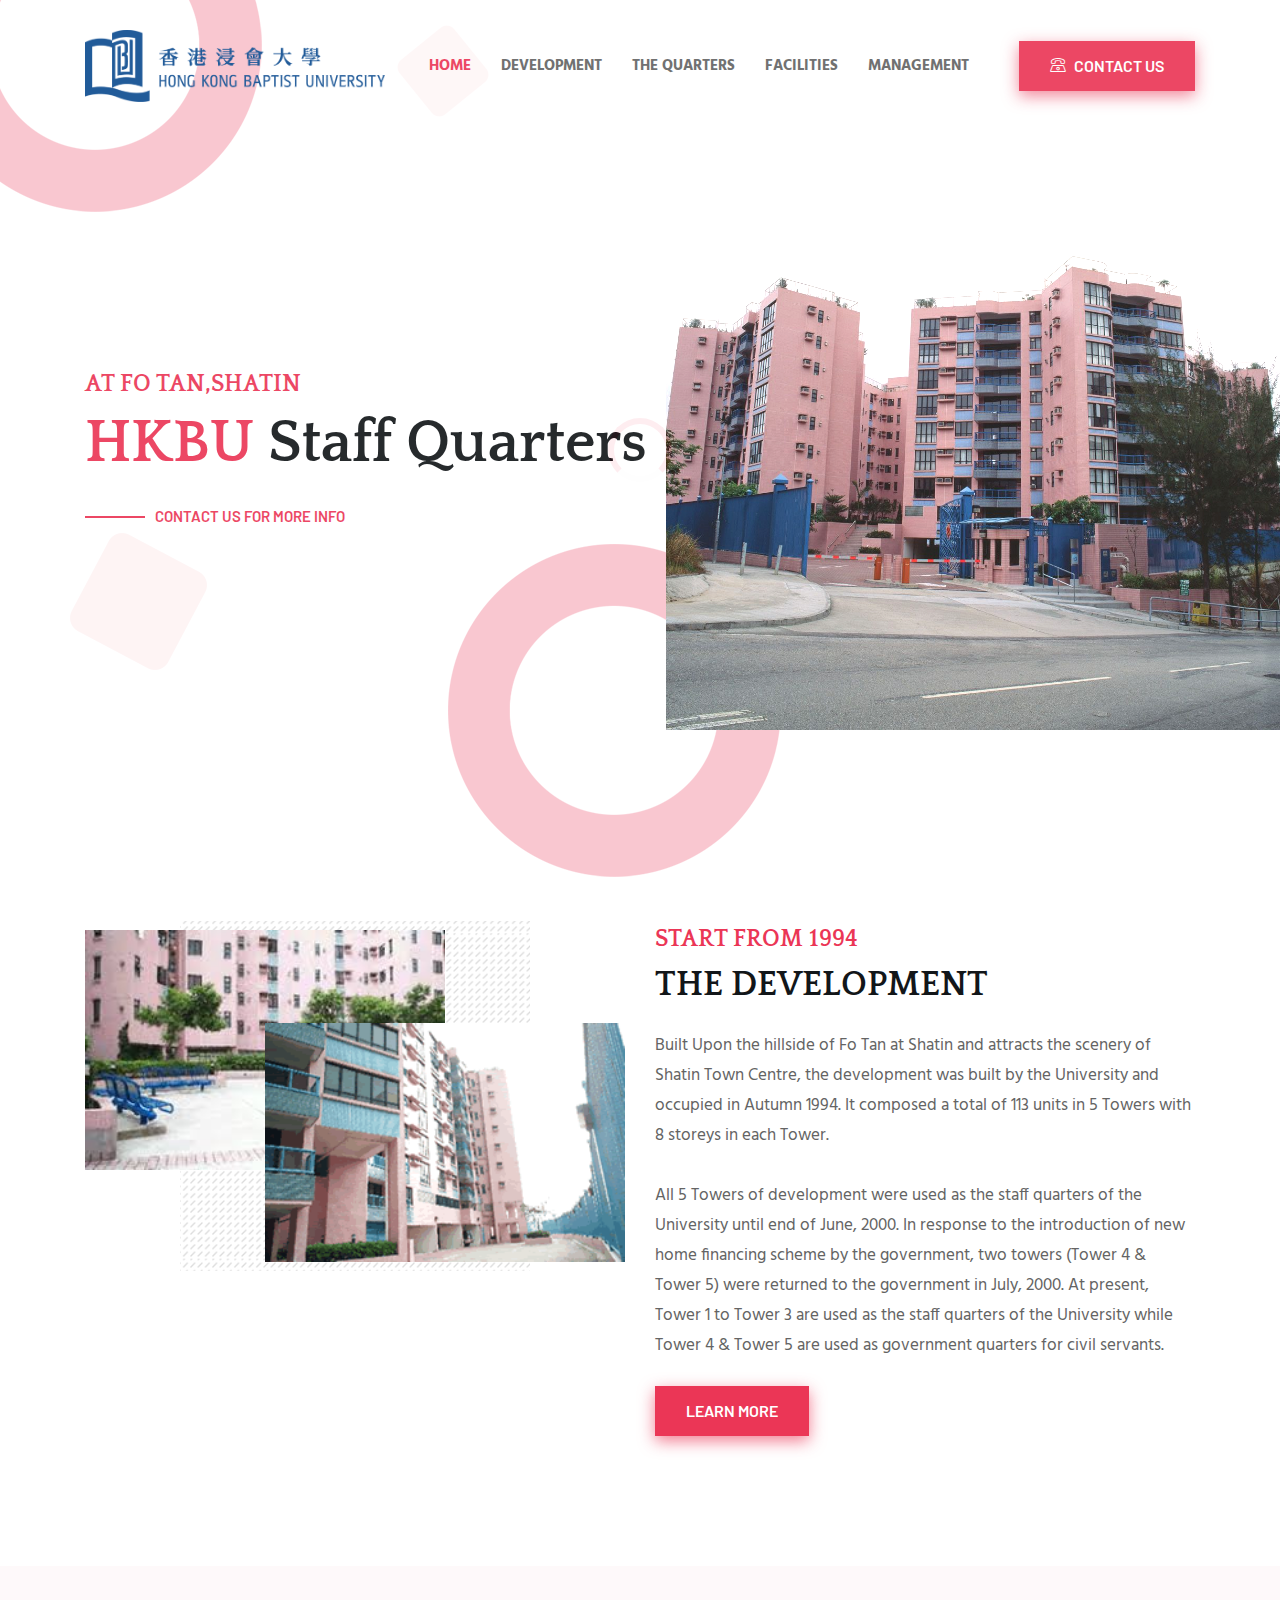
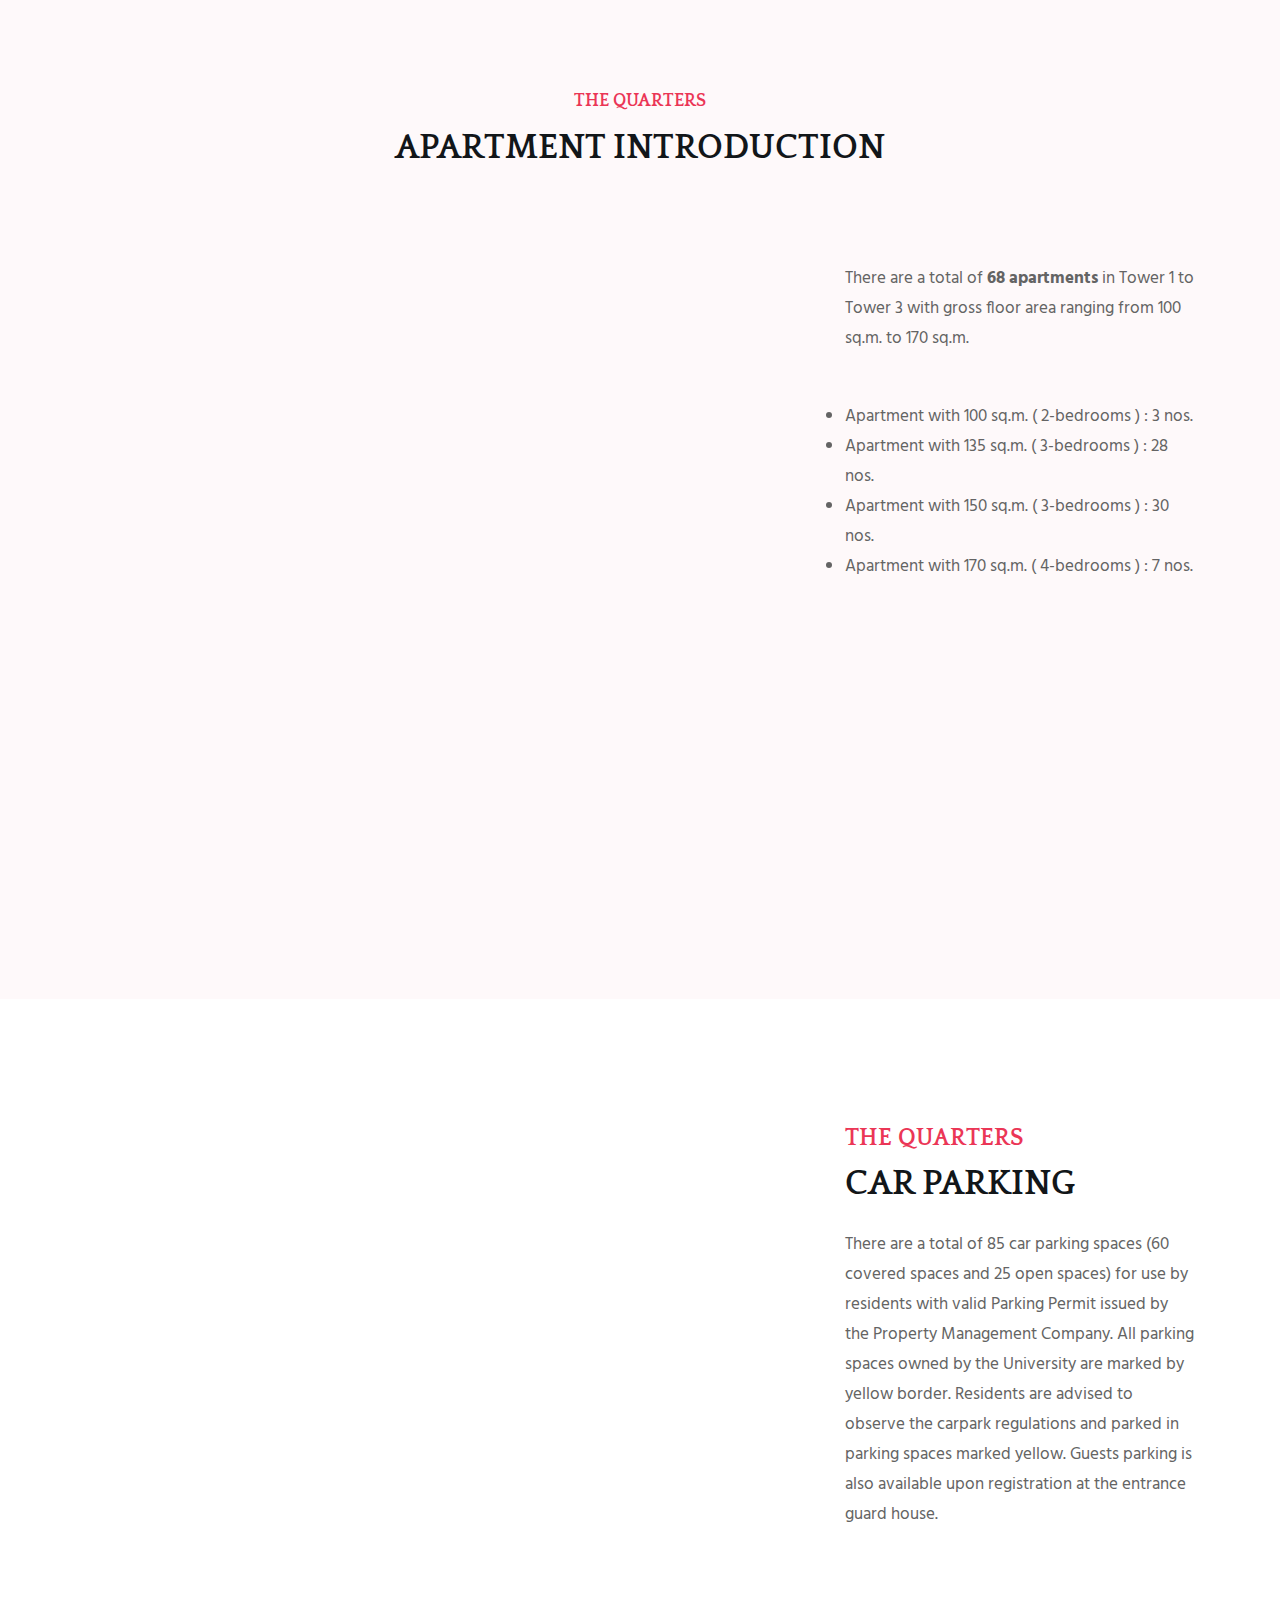
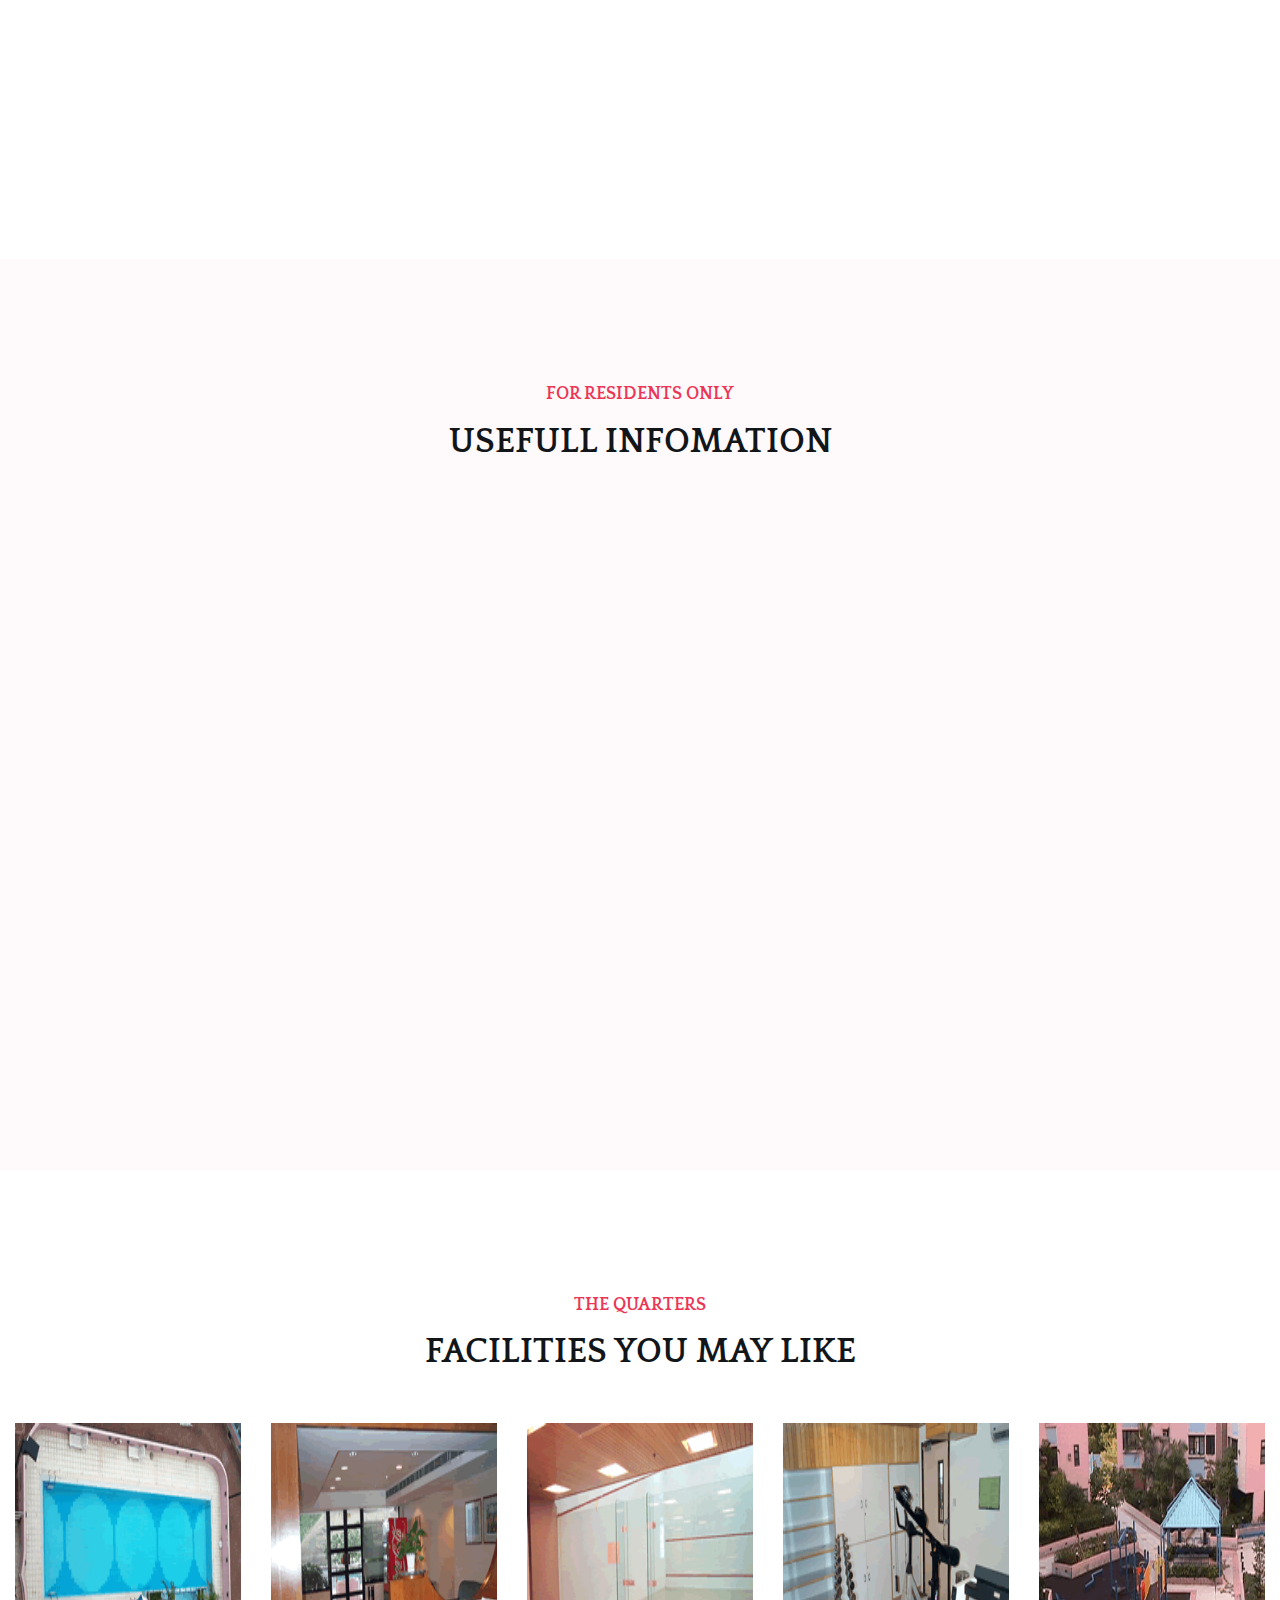
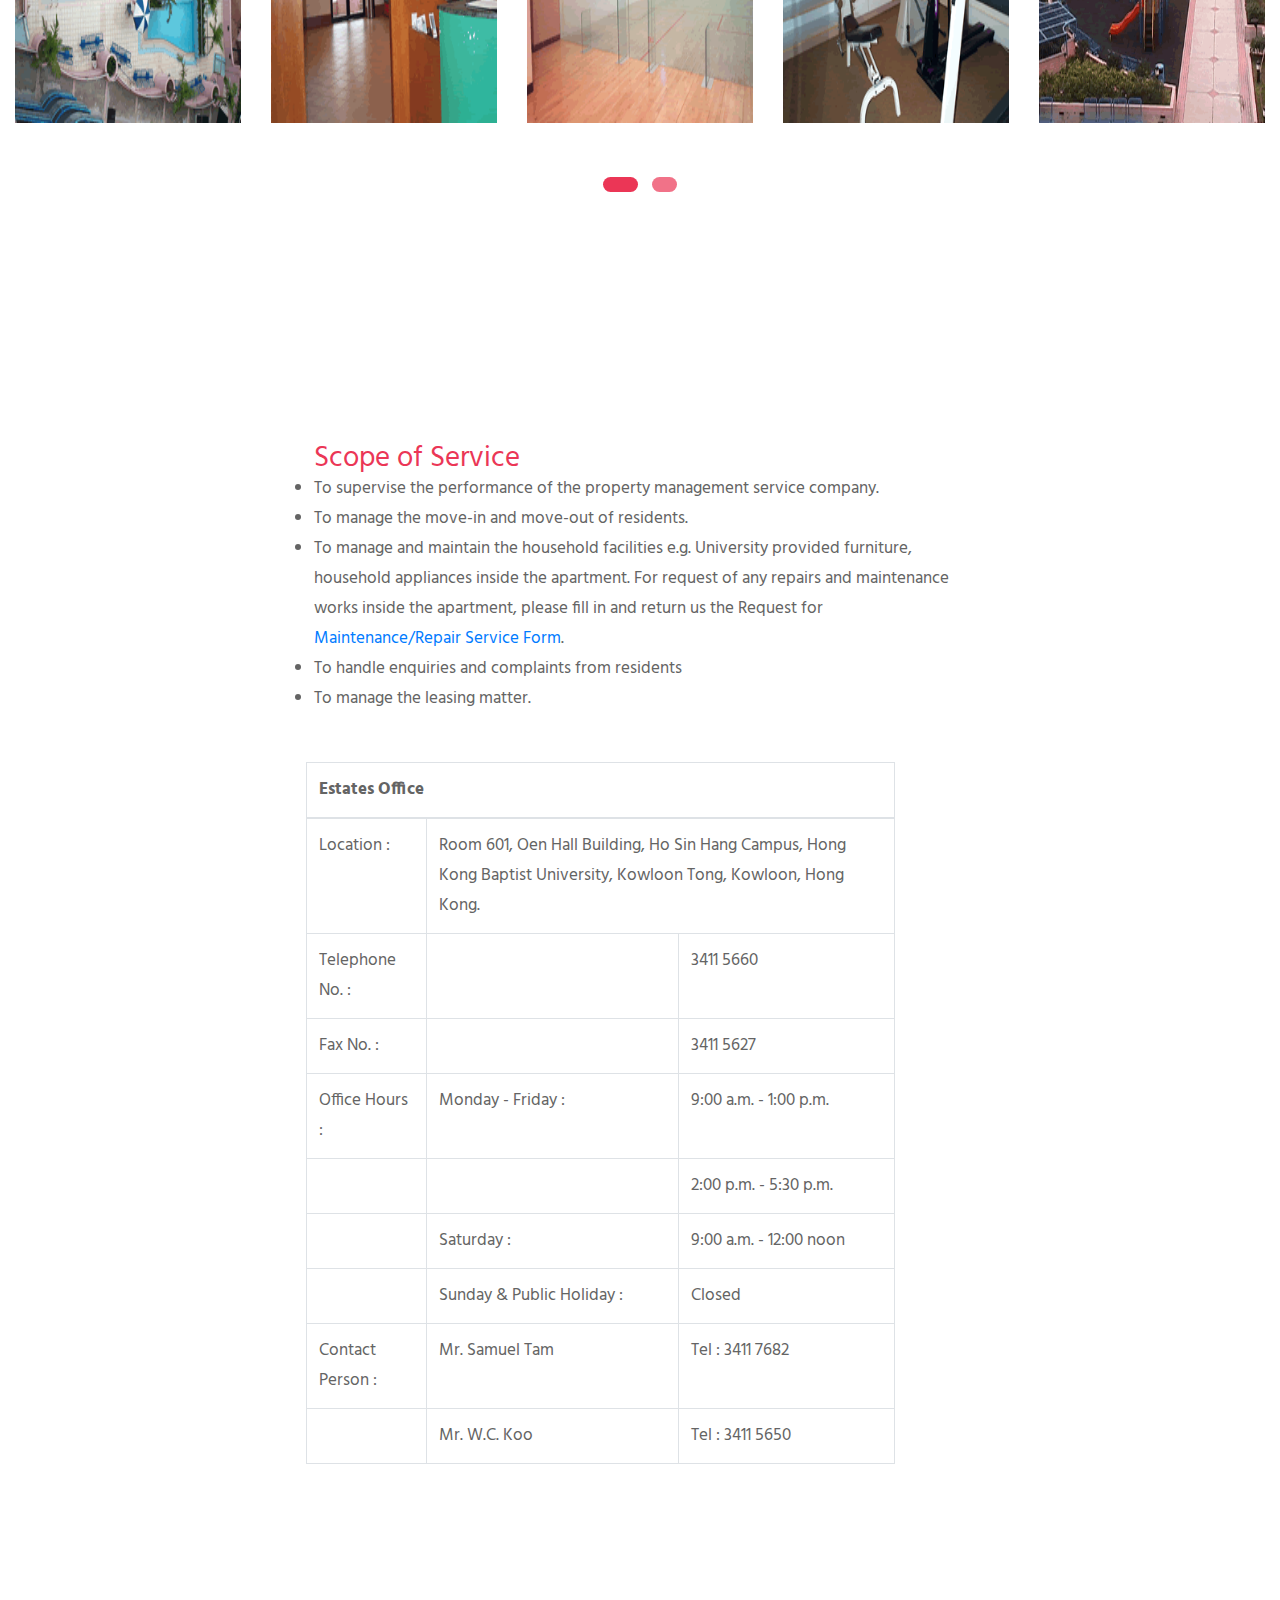
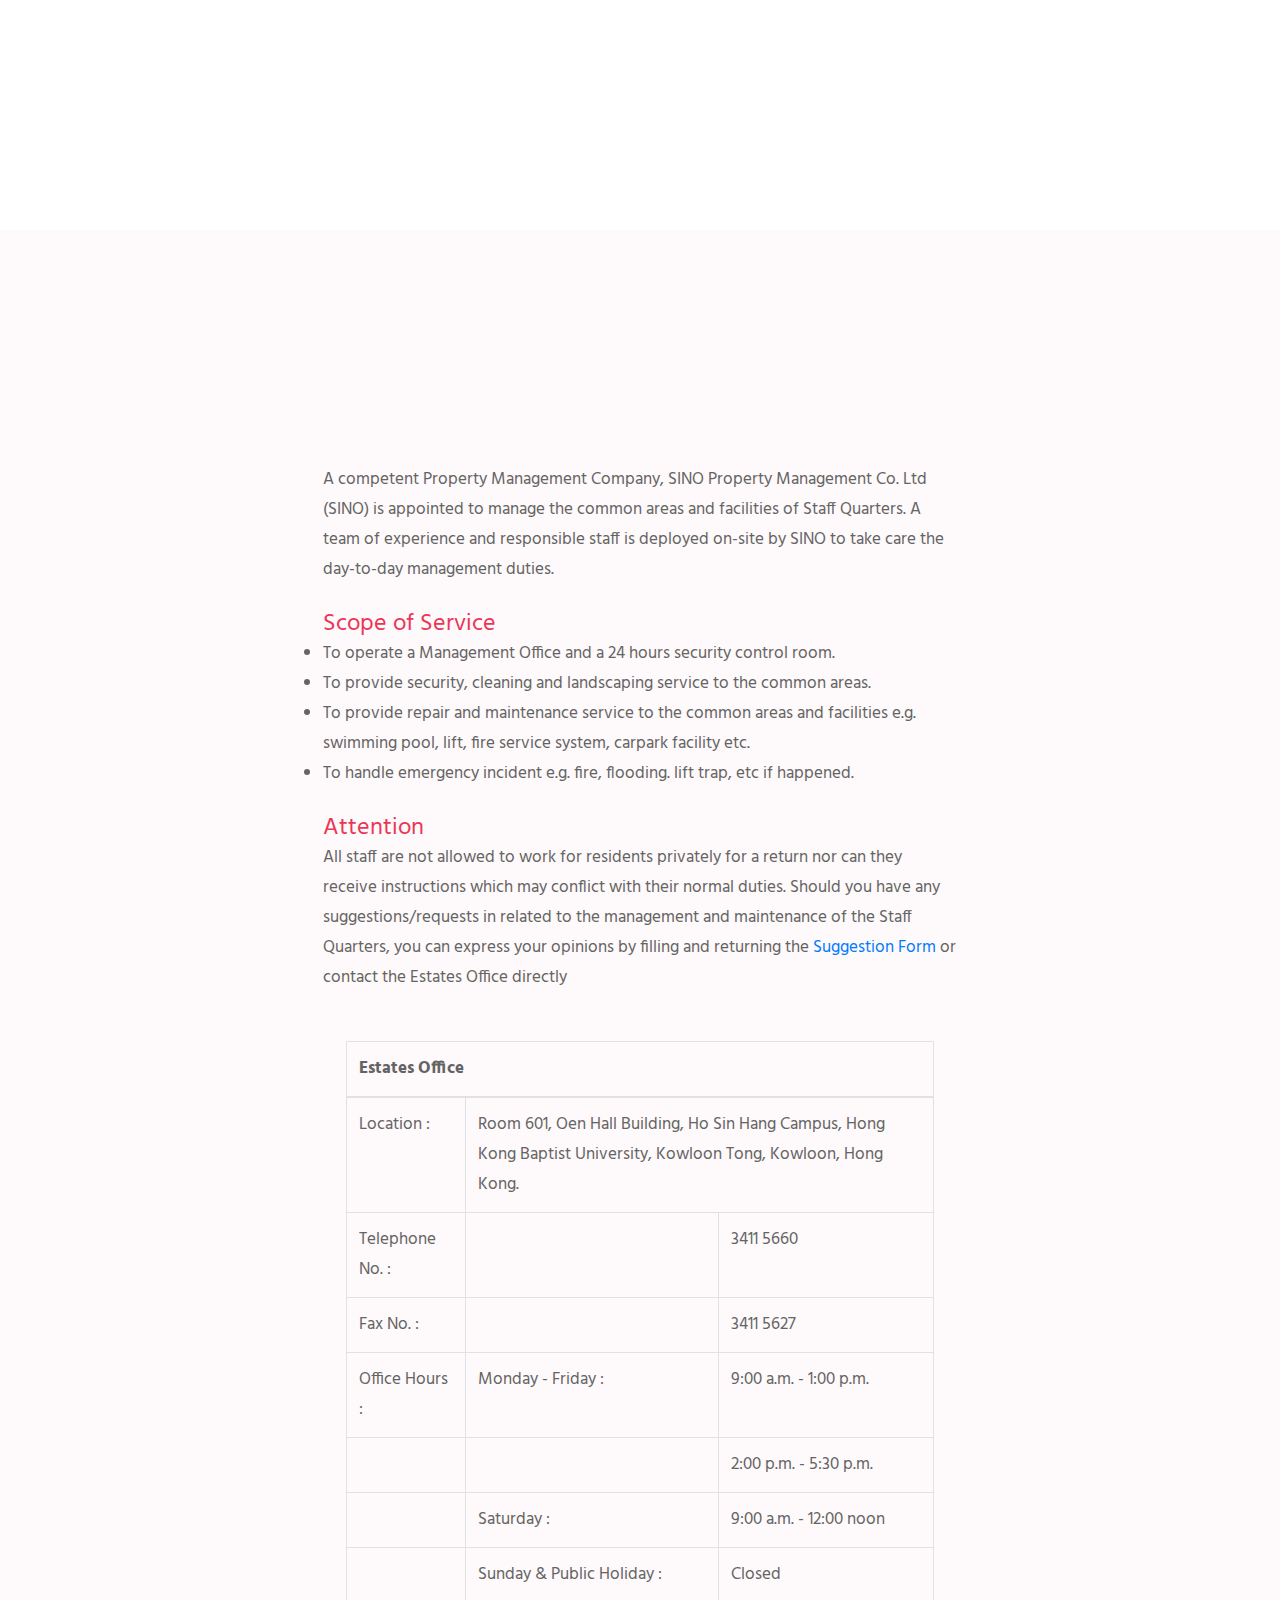
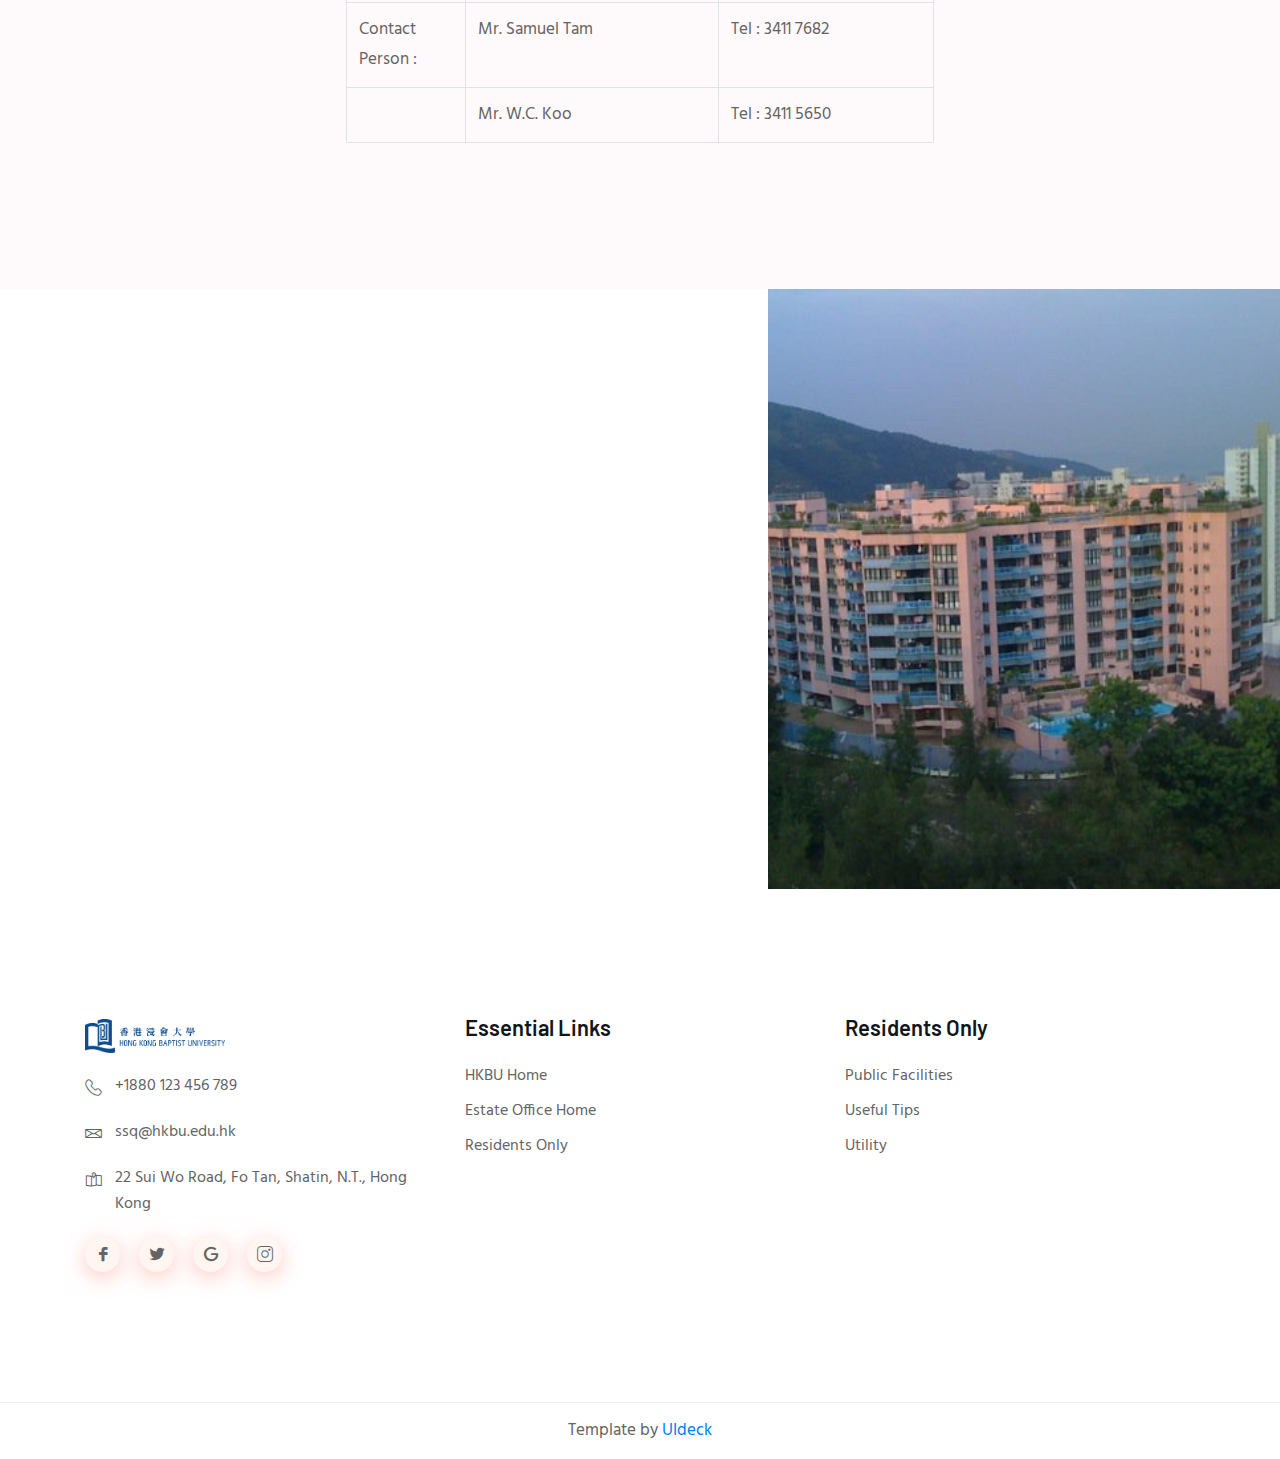
<file: webpage design/index.html>
<!DOCTYPE html>
<html lang="en">

<head>

    <!--====== Required meta tags ======-->
    <meta charset="utf-8">
    <meta http-equiv="x-ua-compatible" content="ie=edge">
    <meta name="description" content="">
    <meta name="viewport" content="width=device-width, initial-scale=1, shrink-to-fit=no">

    <!--====== Title ======-->
    <title>Staff Quarter - Hong Kong Baptist University</title>

    <!--====== Favicon Icon ======-->
    <link rel="shortcut icon" href="assets/images/favicon.png" type="image/png">

    <!--====== Bootstrap css ======-->
    <link rel="stylesheet" href="assets/css/bootstrap.min.css">

    <!--====== Fontawesome css ======-->
    <link rel="stylesheet" href="assets/css/font-awesome.min.css">

    <!--====== Line Icons css ======-->
    <link rel="stylesheet" href="assets/css/LineIcons.css">

    <!--====== Animate css ======-->
    <link rel="stylesheet" href="assets/css/animate.css">

    <!--====== Aos css ======-->
    <link rel="stylesheet" href="assets/css/aos.css">

    <!--====== Slick css ======-->
    <link rel="stylesheet" href="assets/css/slick.css">

    <!--====== Default css ======-->
    <link rel="stylesheet" href="assets/css/default.css">

    <!--====== Style css ======-->
    <link rel="stylesheet" href="assets/css/style.css">


</head>

<body>

    <!--====== PRELOADER PART START ======-->

    <div class="preloader">
        <div class="loader_34">
            <div class="ytp-spinner">
                <div class="ytp-spinner-container">
                    <div class="ytp-spinner-rotator">
                        <div class="ytp-spinner-left">
                            <div class="ytp-spinner-circle"></div>
                        </div>
                        <div class="ytp-spinner-right">
                            <div class="ytp-spinner-circle"></div>
                        </div>
                    </div>
                </div>
            </div>
        </div>
    </div>

    <!--====== PRELOADER ENDS START ======-->

    <!--====== HEADER PART START ======-->

    <header id="home" class="header-area pt-100">

        <div class="shape header-shape-one">
            <img src="assets/images/banner/shape/shape-1.png" alt="shape">
        </div> <!-- header shape one -->

        <div class="shape header-shape-tow animation-one">
            <img src="assets/images/banner/shape/shape-2.png" alt="shape">
        </div> <!-- header shape tow -->

        <div class="shape header-shape-three animation-one">
            <img src="assets/images/banner/shape/shape-3.png" alt="shape">
        </div> <!-- header shape three -->

        <div class="shape header-shape-fore">
            <img src="assets/images/banner/shape/shape-4.png" alt="shape">
        </div> <!-- header shape three -->

        <div class="navigation-bar">
            <div class="container">
                <div class="row">
                    <div class="col-lg-12">
                        <nav class="navbar navbar-expand-lg">
                            <a class="navbar-brand" href="#">
                                <img src="assets/images/hkbulogo.png" alt="Logo" width="350px">
                            </a>
                            <button class="navbar-toggler" type="button" data-toggle="collapse" data-target="#navbarSupportedContent" aria-controls="navbarSupportedContent" aria-expanded="false" aria-label="Toggle navigation">
                                <span class="toggler-icon"></span>
                                <span class="toggler-icon"></span>
                                <span class="toggler-icon"></span>
                            </button>

                            <div class="collapse navbar-collapse" id="navbarSupportedContent">
                                <ul id="nav" class="navbar-nav ml-auto">
                                    <li class="nav-item active">
                                        <a class="page-scroll" href="#home">Home</a>
                                    </li>
                                    <li class="nav-item">
                                        <a class="page-scroll" href="#about">Development</a>
                                    </li>
                                    <li class="nav-item">
                                        <a class="page-scroll" href="#apartment">The Quarters</a>
                                    </li>
                                    <li class="nav-item">
                                        <a class="page-scroll" href="#project">Facilities</a>
                                    </li>
                                    <li class="nav-item">
                                        <a class="page-scroll" href="#management">Management</a>
                                    </li>
                                    <!-- <li class="nav-item">
                                        <a class="page-scroll" href="#contact">Contact</a>
                                    </li> -->
                                    
                                </ul> <!-- navbar nav -->
                            </div>
                            <div class="navbar-btn ml-20 d-none d-sm-block">
                                <a class="main-btn" href="#"><i class="lni-phone"></i> Contact Us</a>
                            </div>
                        </nav> <!-- navbar -->
                    </div>
                </div> <!-- row -->
            </div> <!-- container -->
        </div> <!-- navigation bar -->

        <div class="header-banner d-flex align-items-center">
            <div class="container">
                <div class="row">
                    <div class="col-xl-8 col-lg-9 col-sm-10">
                        <div class="banner-content">
                            <h4 class="sub-title wow fadeInUp" data-wow-duration="1.5s" data-wow-delay="1s">At Fo Tan,Shatin</h4>
                            <h1 class="banner-title mt-10 wow fadeInUp" data-wow-duration="1.5s" data-wow-delay="2s"><span>HKBU</span> Staff Quarters</h1>
                            <a class="banner-contact mt-25 wow fadeInUp" data-wow-duration="1.5s" data-wow-delay="2.3s" href="#contact">Contact us for more info</a>
                        </div> <!-- banner content -->
                    </div>
                </div> <!-- row -->
            </div> <!-- container -->
            <div class="banner-image bg_cover" style="background-image: url(assets/images/outside.jpg)"   ></div>
        </div> <!-- header banner -->

    </header>

    <!--====== HEADER PART ENDS ======-->

    <!--====== ABOUT PART START ======-->

    <section id="about" class="about-area pt-80 pb-130">
        <div class="container">
            <div class="row">
                <div class="col-lg-6">
                    <div class="about-image mt-50 clearfix">
                        <div class="single-image float-left">
                            <img src="assets/images/about/development2.jpeg" alt="About">
                        </div> <!-- single image -->
                        <div data-aos="fade-right" class="about-btn">
                            <a class="main-btn" href="#" ><span>25</span> Years History</a>
                        </div>
                        <div class="single-image image-tow float-right">
                            <img src="assets/images/about/development1.jpg" alt="About">
                        </div> <!-- single image -->
                    </div> <!-- about image -->
                </div>
                <div class="col-lg-6">
                    <div class="about-content mt-45">
                        <h4 class="about-welcome">Start from 1994</h4> 
                        <h3 class="about-title mt-10">The Development</h3>
                        <p class="mt-25">	
 
                            Built Upon the hillside of Fo Tan at Shatin and attracts the scenery of Shatin Town Centre, the development was built by the University and occupied in Autumn 1994. It composed a total of 113 units in 5 Towers with 8 storeys in each Tower.
                            <br> <br>All 5 Towers of development were used as the staff quarters of the University until end of June, 2000. In response to the introduction of new home financing scheme by the government, two towers (Tower 4 & Tower 5) were returned to the government in July, 2000. At present, Tower 1 to Tower 3 are used as the staff quarters of the University while Tower 4 & Tower 5 are used as government quarters for civil servants.</p>
                        <a class="main-btn mt-25" href="#">learn more</a>
                    </div> <!-- about content -->
                </div>
            </div> <!-- row -->
        </div> <!-- container -->
    </section>

    <section id="apartment" class="services-area pt-125 pb-130 gray-bg">
       

            <div class="container">
                    <div class="row justify-content-center">
                            <div class="col-lg-6">
                                <div class="section-title text-center pb-50">
                                    <h5 class="sub-title mb-15">The Quarters</h5>
                                    <h2 class="title">Apartment Introduction</h2>
                                </div> <!-- section title -->
                            </div>
                        </div> <!-- row -->
    
                    <div class="row">
                       
                        <div  class="col-12 col-md-8" style="height:650px">
                            <div id="chartdiv1" class="chartdiv" style="height:600px" >
    
                            </div>
    
                        </div>
    
                        <div class="col-lg-4">
                                <div class="about-content mt-45">
                                    
                                    <p class="mt-25"> 
                                            There are a total of <strong>68 apartments</strong> in Tower 1 to Tower 3 with gross floor area ranging from<stong> 100 sq.m. to 170 sq.m.</stong></p>
                                    <br><br>
                                    <ul style="list-style-type:disc">
                                        <li>
                                                Apartment with 100 sq.m. ( 2-bedrooms ) : 3 nos.
                                        </li>
                                        <li>
                                                Apartment with 135 sq.m. ( 3-bedrooms ) : 28 nos.
                                        </li>
                                        <li>
                                                Apartment with 150 sq.m. ( 3-bedrooms ) : 30 nos.
                                        </li>
                                        <li>
                                                Apartment with 170 sq.m. ( 4-bedrooms ) : 7 nos.
                                        </li>
                                    </ul>
                                </div> <!-- about content -->
                            </div>
                    </div> <!-- row -->
                </div> <!-- testimonial bg -->
            
        </section>

        <section id="about" class="about-area pt-80 pb-130">
                <div class="container">
                    <div class="row">
                        <div class="col-12 col-md-8" style="height:650px">
                            <div id="chartdiv2" class="chartdiv" style="width:500px" >
        
                            </div>
                        </div>
                        <div class="col-lg-4">
                            <div class="about-content mt-45">
                                <h4 class="about-welcome">The Quarters </h4>
                                <h3 class="about-title mt-10">Car Parking</h3>
                                <p class="mt-25">
                                        There are a total of 85 car parking spaces (60 covered spaces and 25 open spaces) for use by residents with valid Parking Permit issued by the Property Management Company. All parking spaces owned by the University are marked by yellow border. Residents are advised to observe the carpark regulations and parked in parking spaces marked yellow. Guests parking is also available upon registration at the entrance guard house.
         
                                </p>
                            </div> <!-- about content -->
                        </div>
                    </div> <!-- row -->
                </div> <!-- container -->
            </section>



            <section id="service" class="services-area pt-125 pb-130 gray-bg">
                    <div class="container">
                        <div class="row justify-content-center">
                            <div class="col-lg-6">
                                <div class="section-title text-center pb-20">
                                    <h5 class="sub-title mb-15">For Residents only</h5>
                                    <h2 class="title">Usefull Infomation</h2>
                                </div> <!-- section title -->
                            </div>
                        </div> <!-- row -->
                        <div class="row justify-content-center">
                            
                            <div class="col-lg-4 col-md-6 col-sm-8">
                                <div class="single-services text-center mt-30 wow fadeInUp" data-wow-duration="1.5s" data-wow-delay="0.8s">
                                    <div class="services-icon">
                                        <i class="lni-blackboard"></i>
                                    </div>
                                    <div class="services-content mt-15">
                                        <h4 class="services-title">Public Facility</h4>
                                        <p class="mt-20">Only accessible for residents</p>
                                    </div>
                                </div> <!-- single services -->
                            </div>
            
                            <div class="col-lg-4 col-md-6 col-sm-8">
                                <div class="single-services text-center mt-30 wow fadeInUp" data-wow-duration="1.5s" data-wow-delay="1.2s">
                                    <div class="services-icon">
                                        <i class="lni-home"></i>
                                    </div>
                                    <div class="services-content mt-15">
                                        <h4 class="services-title">Utility</h4>
                                        <p class="mt-20">Only accessible for residents</p>
                                    </div>
                                </div> <!-- single services -->
                            </div>
                        </div>
                            <div class="row justify-content-center">
                            <div class="col-lg-4 col-md-6 col-sm-8">
                                <div class="single-services text-center mt-30 wow fadeInUp" data-wow-duration="1.5s" data-wow-delay="0.4s">
                                    <div class="services-icon">
                                        <i class="lni-briefcase"></i>
                                    </div>
                                    <div class="services-content mt-15">
                                        <h4 class="services-title"> Forms & Telephone No.</h4>
                                        <p class="mt-20">Only accessible for residents</p>
                                    </div>
                                </div> <!-- single services -->
                            </div>
                            <div class="col-lg-4 col-md-6 col-sm-8">
                                <div class="single-services text-center mt-30 wow fadeInUp" data-wow-duration="1.5s" data-wow-delay="0.8s">
                                    <div class="services-icon">
                                        <i class="lni-handshake"></i>
                                    </div>
                                    <div class="services-content mt-15">
                                        <h4 class="services-title">Useful Tips</h4>
                                        <p class="mt-20">Only accessible for residents</p>
                                    </div>
                                </div> <!-- single services -->
                            </div>
                            
                        </div> <!-- row -->
                    </div> <!-- container -->
                </section>

                 <!--====== PROJECT PART START ======-->

    <section id="project" class="project-area pt-125 pb-130">
            <div class="container">
                <div class="row justify-content-center">
                    <div class="col-lg-6">
                        <div class="section-title text-center pb-50">
                            <h5 class="sub-title mb-15">The Quarters</h5>
                            <h2 class="title">Facilities You May Like</h2>
                        </div> <!-- section title -->
                    </div>
                </div> <!-- row -->
            </div>
            <div class="container-fluid">
                <div class="row project-active">
                    <div class="col-lg-3 col-md-6 col-sm-6">
                        <div class="single-project">
                            <div class="project-image">
                                <img src="assets/images/project/swimmingpool.gif" height="300px" width="300px" alt="Project">
                            </div>
                            <div class="project-content">
                                <a class="project-title" href="#">Swimming Pool</a>
                            </div>
                        </div>
                    </div>
                    <div class="col-lg-3 col-md-6 col-sm-6">
                        <div class="single-project">
                            <div class="project-image">
                                <img src="assets/images/project/commonroom.gif" height="300px" width="300px" alt="Project">
                            </div>
                            <div class="project-content">
                                <a class="project-title" href="#">Common Room</a>
                            </div>
                        </div>
                    </div>
                    <div class="col-lg-3 col-md-6 col-sm-6"">
                        <div class="single-project ">
                            <div class="project-image">
                                <img src="assets/images/project/squashcourt.gif" height="300px" width="300px" alt="Project">
                            </div>
                            <div class="project-content ">
                                <a class="project-title" href="#">Squash Court</a>
                            </div>
                        </div>
                    </div>
                    <div class="col-lg-3 col-md-6 col-sm-6">
                        <div class="single-project">
                            <div class="project-image ">
                                <img src="assets/images/project/fitnessroom.gif" height="300px" width="300px" alt="Project">
                            </div>
                            <div class="project-content">
                                <a class="project-title" href="#">Fitness Room</a>
                            </div>
                        </div>
                    </div>
                    <div class="col-lg-3 col-md-6 col-sm-6">
                        <div class="single-project">
                            <div class="project-image">
                                <img src="assets/images/project/playground.gif"  height="300px" width="300px"alt="Project">
                            </div>
                            <div class="project-content">
                                <a class="project-title" href="#">Children's Playground</a>
                            </div>
                        </div>
                    </div>
                    <div class="col-lg-3 col-md-6 col-sm-6">
                        <div class="single-project">
                            <div class="project-image">
                                <img src="assets/images/project/tabletennis.gif" height="300px" width="300px" alt="Project">
                            </div>
                            <div class="project-content">
                                <a class="project-title" href="#">Table Tennis</a>
                            </div>
                        </div>
                    </div>
                   
                </div>
            </div>
        </section>
    
        <!--====== PROJECT PART ENDS ======-->
    
    <!--====== Second source part ======-->
    <section cclass="services-area pt-125 pb-130 gray-bg" id="management">
        <div class="container">
             <div class="row">

                    <div class="row justify-content-center">
                            <div class="col-lg-7 mx-auto col-md-10 col-12 float-left">
                                    <div class="about-info">

                            <h2 class="mb-4" data-aos="fade-up"> <strong>Hong Kong Baptist University- Estate Office</h2>
                                <p style= "color: #EB3656; font-size: 180%"> Scope of Service</p>

                           <ul style="list-style-type:disc"><li>To supervise the performance of the property management service company.<li>To manage the move-in and move-out of residents.</li><li>To manage and maintain the household facilities e.g. University provided furniture, household appliances inside the apartment. For request of any repairs and maintenance works inside the apartment, please fill in and return us the Request for<a href="maint-form.doc" download> Maintenance/Repair Service Form</a>.</li><li>To handle enquiries and complaints from residents</li><li>	To manage the leasing matter.</li>
                            </ul>
                       </div>
                     <br><br>
                       </div>
                    </div>
                       <div class="container" class="col-lg-7 mx-auto col-md-10 col-12">
                            <div class="row">
                                    <div class="col-lg-7 mx-auto col-md-10 col-12">
                                            <table class="table table-bordered table-hover table-condensed">
                                                    <thead><tr><th colspan="3">Estates Office</th>
                                                    
                                                    </tr></thead>
                                                    <tbody><tr>
                                                    <td>Location :</td>
                                                    <td colspan="2">Room 601, Oen Hall Building, Ho Sin Hang Campus, Hong Kong Baptist University, Kowloon Tong, Kowloon, Hong Kong.</td>
                                                    
                                                    </tr>
                                                    <tr>
                                                            <td>Telephone No. :</td>
                                                            <td> </td>
                                                            <td>3411 5660</td>
                                                            </tr>
                                                            <tr>
                                                            <td>Fax No. :</td>
                                                            <td> </td>
                                                            <td>3411 5627</td>
                                                            </tr>
                                                            <tr>
                                                            <td>Office Hours :</td>
                                                            <td>Monday - Friday :</td>
                                                            <td>9:00 a.m. - 1:00 p.m.</td>
                                                            </tr>
                                                            <tr>
                                                            <td> </td>
                                                            <td> </td>
                                                            <td>2:00 p.m. - 5:30 p.m.</td>
                                                            </tr>
                                                            <tr>
                                                            <td> </td>
                                                            <td>Saturday :</td>
                                                            <td>9:00 a.m. - 12:00 noon</td>
                                                            </tr>
                                                            <tr>
                                                            <td> </td>
                                                            <td>Sunday &amp; Public Holiday :</td>
                                                            <td>Closed</td>
                                                            </tr>
                                                            <tr>
                                                            <td>Contact Person :</td>
                                                            <td>Mr. Samuel Tam</td>
                                                            <td>Tel : 3411 7682</td>
                                                            </tr>
                                                            <tr>
                                                            <td> </td>
                                                            <td>Mr. W.C. Koo</td>
                                                            <td>Tel : 3411 5650</td>
                                                            </tr>
                                                            </tbody></table>
                                        
                
                
                                       </div>

                                </div>
                            </div>

                            

                       <div class="about-image2 col-12" data-aos="zoom-in" data-aos-delay="200" top-margin="5px">

                        <img src="assets/images/about/office.png "   >
                      </div>
                      
                  </div>

             </div>
        </div>
        <section id="service" class="services-area pt-125 pb-130 gray-bg">
                <div class="container">
                    <div class="row justify-content-center">
                            <div class="col-lg-7 mx-auto col-md-10 col-12 float-left">
                                    <div class="about-info">
             
                                         <h2 class="mb-4" data-aos="fade-up"> <strong>Property Manager Of The Staff Quarters</h2>
                                            <p>A competent Property Management Company, SINO Property Management Co. Ltd (SINO) is appointed to manage the common areas and facilities of Staff Quarters. A team of experience and responsible staff is deployed on-site by SINO to take care the day-to-day management duties.</p>
                                             <br>
                                            <p style= "color: #EB3656; font-size: 150%"> Scope of Service</p>

             
                                        <ul style="list-style-type:disc"><li>To operate a Management Office and a 24 hours security control room.<li>To provide security, cleaning and landscaping service to the common areas.</li><li> To provide repair and maintenance service to the common areas and facilities e.g. swimming pool, lift, fire service system, carpark facility etc.</li><li>To handle emergency incident e.g. fire, flooding. lift trap, etc if happened.</li>
                                         </ul>
                                         <br>
                                         <p style= "color: #EB3656; font-size: 150%">Attention</p>
                                         <p>	
                                                All staff are not allowed to work for residents privately for a return nor can they receive instructions which may conflict with their normal duties. Should you have any suggestions/requests in related to the management and maintenance of the Staff Quarters, you can express your opinions by filling and returning the <a href="suggestion-form.doc" download>Suggestion Form</a> or contact the Estates Office directly</p>
                                    </div>
                                  <br><br>
                                    </div>
                                    <div class="container" class="col-lg-7 mx-auto col-md-10 col-12">
                                         <div class="row">
                                                 <div class="col-lg-7 mx-auto col-md-10 col-12 float-right">
                                                         <table class="table table-bordered table-hover table-condensed">
                                                                 <thead><tr><th colspan="3">Estates Office</th>
                                                                 
                                                                 </tr></thead>
                                                                 <tbody><tr>
                                                                 <td>Location :</td>
                                                                 <td colspan="2">Room 601, Oen Hall Building, Ho Sin Hang Campus, Hong Kong Baptist University, Kowloon Tong, Kowloon, Hong Kong.</td>
                                                                 
                                                                 </tr>
                                                                 <tr>
                                                                         <td>Telephone No. :</td>
                                                                         <td> </td>
                                                                         <td>3411 5660</td>
                                                                         </tr>
                                                                         <tr>
                                                                         <td>Fax No. :</td>
                                                                         <td> </td>
                                                                         <td>3411 5627</td>
                                                                         </tr>
                                                                         <tr>
                                                                         <td>Office Hours :</td>
                                                                         <td>Monday - Friday :</td>
                                                                         <td>9:00 a.m. - 1:00 p.m.</td>
                                                                         </tr>
                                                                         <tr>
                                                                         <td> </td>
                                                                         <td> </td>
                                                                         <td>2:00 p.m. - 5:30 p.m.</td>
                                                                         </tr>
                                                                         <tr>
                                                                         <td> </td>
                                                                         <td>Saturday :</td>
                                                                         <td>9:00 a.m. - 12:00 noon</td>
                                                                         </tr>
                                                                         <tr>
                                                                         <td> </td>
                                                                         <td>Sunday &amp; Public Holiday :</td>
                                                                         <td>Closed</td>
                                                                         </tr>
                                                                         <tr>
                                                                         <td>Contact Person :</td>
                                                                         <td>Mr. Samuel Tam</td>
                                                                         <td>Tel : 3411 7682</td>
                                                                         </tr>
                                                                         <tr>
                                                                         <td> </td>
                                                                         <td>Mr. W.C. Koo</td>
                                                                         <td>Tel : 3411 5650</td>
                                                                         </tr>
                                                                         </tbody></table>
                                                     
                             
                             
                                                    </div>
             
                                             </div>
                                         </div>
                    </div> <!-- row -->
                </div> <!-- container -->
            </section>
   
   </section>


    
   

   
   

    <!--====== TESTIMONIAL PART START ======-->
 
   

    <!--====== TESTIMONIAL PART ENDS ======-->

   

   

    <!--====== MAP PART START ======-->

    <section id="map" class="map-area">
        <div class="mapouter">
            <div class="gmap_canvas">
                <iframe id="gmap_canvas" src="https://maps.google.com/maps?q=hkbu%20staff%20quarter&t=&z=15&ie=UTF8&iwloc=&output=embed" frameborder="0" scrolling="no" marginheight="0" marginwidth="0"></iframe>
            </div>
        </div>
        <div class="map-bg bg_cover d-none d-lg-block" style="background-image: url(assets/images/outlook.jpeg)"></div>
    </section>

    <!--====== MAP PART ENDS ======-->

    <!--====== FOOTER PART START ======-->

    <footer id="footer" class="footer-area">
        <div class="footer-widget pt-80 pb-130">
            <div class="container">
                <div class="row">
                    <div class="col-lg-4 col-md-4 col-sm-8">
                        <div class="footer-logo mt-50">
                            <a href="#">
                                <img src="assets/images/hkbulogo.png" alt="Logo">
                            </a>
                            <ul class="footer-info">
                                <li>
                                    <div class="single-info">
                                        <div class="info-icon">
                                            <i class="lni-phone-handset"></i>
                                        </div>
                                        <div class="info-content">
                                            <p>+1880 123 456 789</p>
                                        </div>
                                    </div> <!-- single info -->
                                </li>
                                <li>
                                    <div class="single-info">
                                        <div class="info-icon">
                                            <i class="lni-envelope"></i>
                                        </div>
                                        <div class="info-content">
                                            <p>ssq@hkbu.edu.hk</p>
                                        </div>
                                    </div> <!-- single info -->
                                </li>
                                <li>
                                    <div class="single-info">
                                        <div class="info-icon">
                                            <i class="lni-map"></i>
                                        </div>
                                        <div class="info-content">
                                            <p>22 Sui Wo Road, Fo Tan, Shatin, N.T., Hong Kong</p>
                                        </div>
                                    </div> <!-- single info -->
                                </li>
                            </ul>
                            <ul class="footer-social mt-20">
                                <li><a href="#"><i class="lni-facebook-filled"></i></a></li>
                                <li><a href="#"><i class="lni-twitter-original"></i></a></li>
                                <li><a href="#"><i class="lni-google"></i></a></li>
                                <li><a href="#"><i class="lni-instagram"></i></a></li>
                            </ul>
                        </div> <!-- footer logo -->
                    </div>
                    <div class="col-lg-4 col-md-4 col-sm-6">
                        <div class="footer-link mt-45">
                            <div class="f-title">
                                <h4 class="title">Essential Links</h4>
                            </div>
                            <ul class="mt-15">
                                <li><a href="https://www.hkbu.edu.hk/eng/main/index.jsp">HKBU Home</a></li>
                                <li><a href="https://eo.hkbu.edu.hk/">Estate Office Home</a></li>
                                <li><a href="#">Residents Only</a></li>
                            </ul>
                        </div>
                    </div>
                    <div class="col-lg-4 col-md-4 col-sm-6">
                        <div class="footer-link mt-45">
                            <div class="f-title">
                                <h4 class="title">Residents Only</h4>
                            </div>
                            <ul class="mt-15">
                                <li><a href="#">Public Facilities</a></li>
                                <li><a href="#">Useful Tips</a></li>
                                <li><a href="#">Utility</a></li>
                            </ul>
                        </div>
                    </div>
                    
                    </div>
                </div> <!-- row -->
            </div> <!-- container -->
        </div> <!-- footer widget -->
        <div class="copyright-area">
            <div class="container">
                <div class="row">
                    <div class="col-lg-12">
                        <div class="copyright text-center">
                            <p>Template by <a href="https://uideck.com" rel="nofollow">UIdeck</a></p>
                        </div> <!-- copyright -->
                    </div>
                </div> <!-- row -->
            </div> <!-- container -->
        </div> <!-- copyright-area -->
    </footer>

    <!--====== FOOTER PART ENDS ======-->

    <!--====== BACK TO TOP PART START ======-->

    <a href="#" class="back-to-top"><i class="lni-chevron-up"></i></a>

    <!--====== BACK TO TOP PART ENDS ======-->

    <!--====== PART START ======-->

    <!--
    <section class="">
        <div class="container">
            <div class="row">
                <div class="col-lg-"></div>
            </div>
        </div>
    </section>
-->

    <!--====== PART ENDS ======-->


    <!-- row -->









    <!--====== jquery js ======-->
    <script src="assets/js/vendor/modernizr-3.6.0.min.js"></script>
    <script src="assets/js/vendor/jquery-1.12.4.min.js"></script>

    <!--====== Bootstrap js ======-->
    <script src="assets/js/bootstrap.min.js"></script>

    <!--====== WOW js ======-->
    <script src="assets/js/wow.min.js"></script>

    <!--====== Slick js ======-->
    <script src="assets/js/slick.min.js"></script>

    <!--====== Scrolling Nav js ======-->
    <script src="assets/js/scrolling-nav.js"></script>
    <script src="assets/js/jquery.easing.min.js"></script>

    <!--====== Aos js ======-->
    <script src="assets/js/aos.js"></script>


    <!--====== Main js ======-->
    <script src="assets/js/main.js"></script>

    
    <script src="https://www.amcharts.com/lib/4/core.js"></script>
    <script src="https://www.amcharts.com/lib/4/charts.js"></script>
    <script src="https://www.amcharts.com/lib/4/themes/animated.js"></script>
    <script src="assets/js/drawChart1.js"></script>
    <script src="assets/js/drawChart2.js"></script>
</body>

</html>
</file>
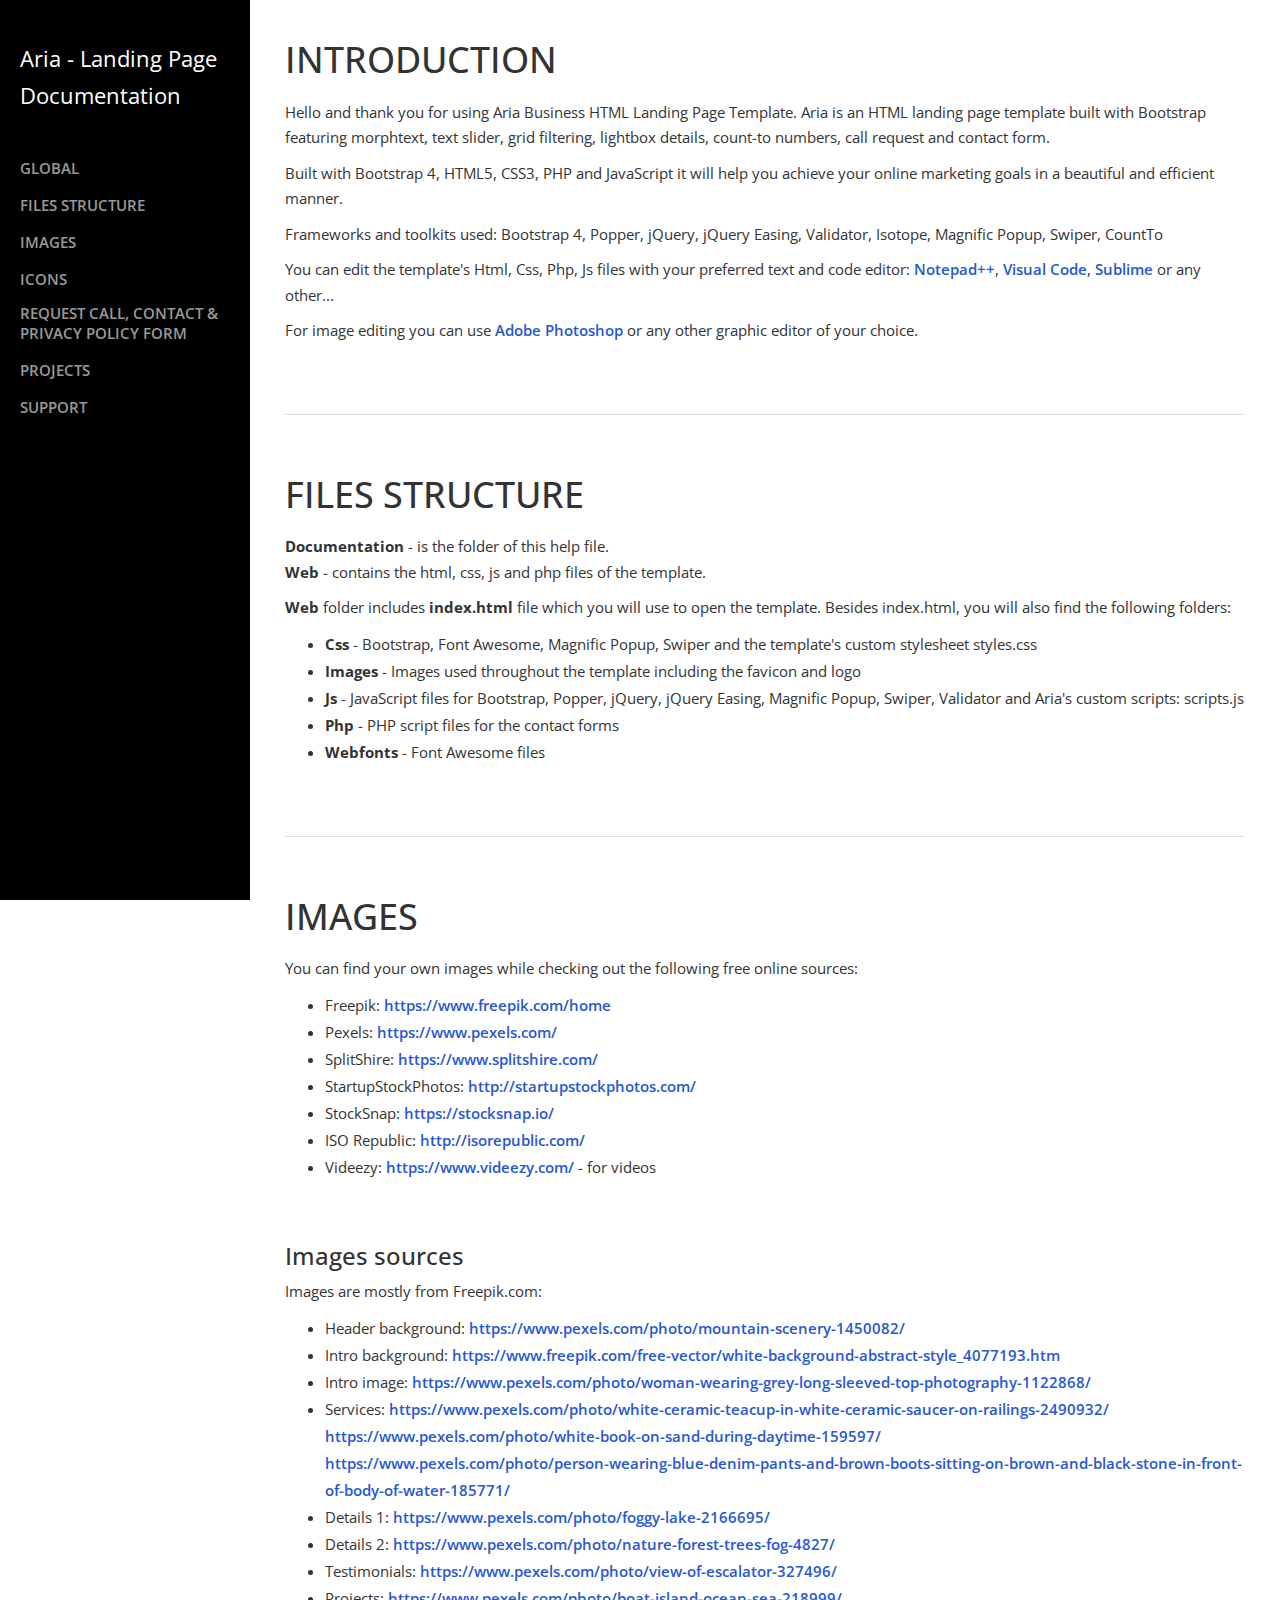
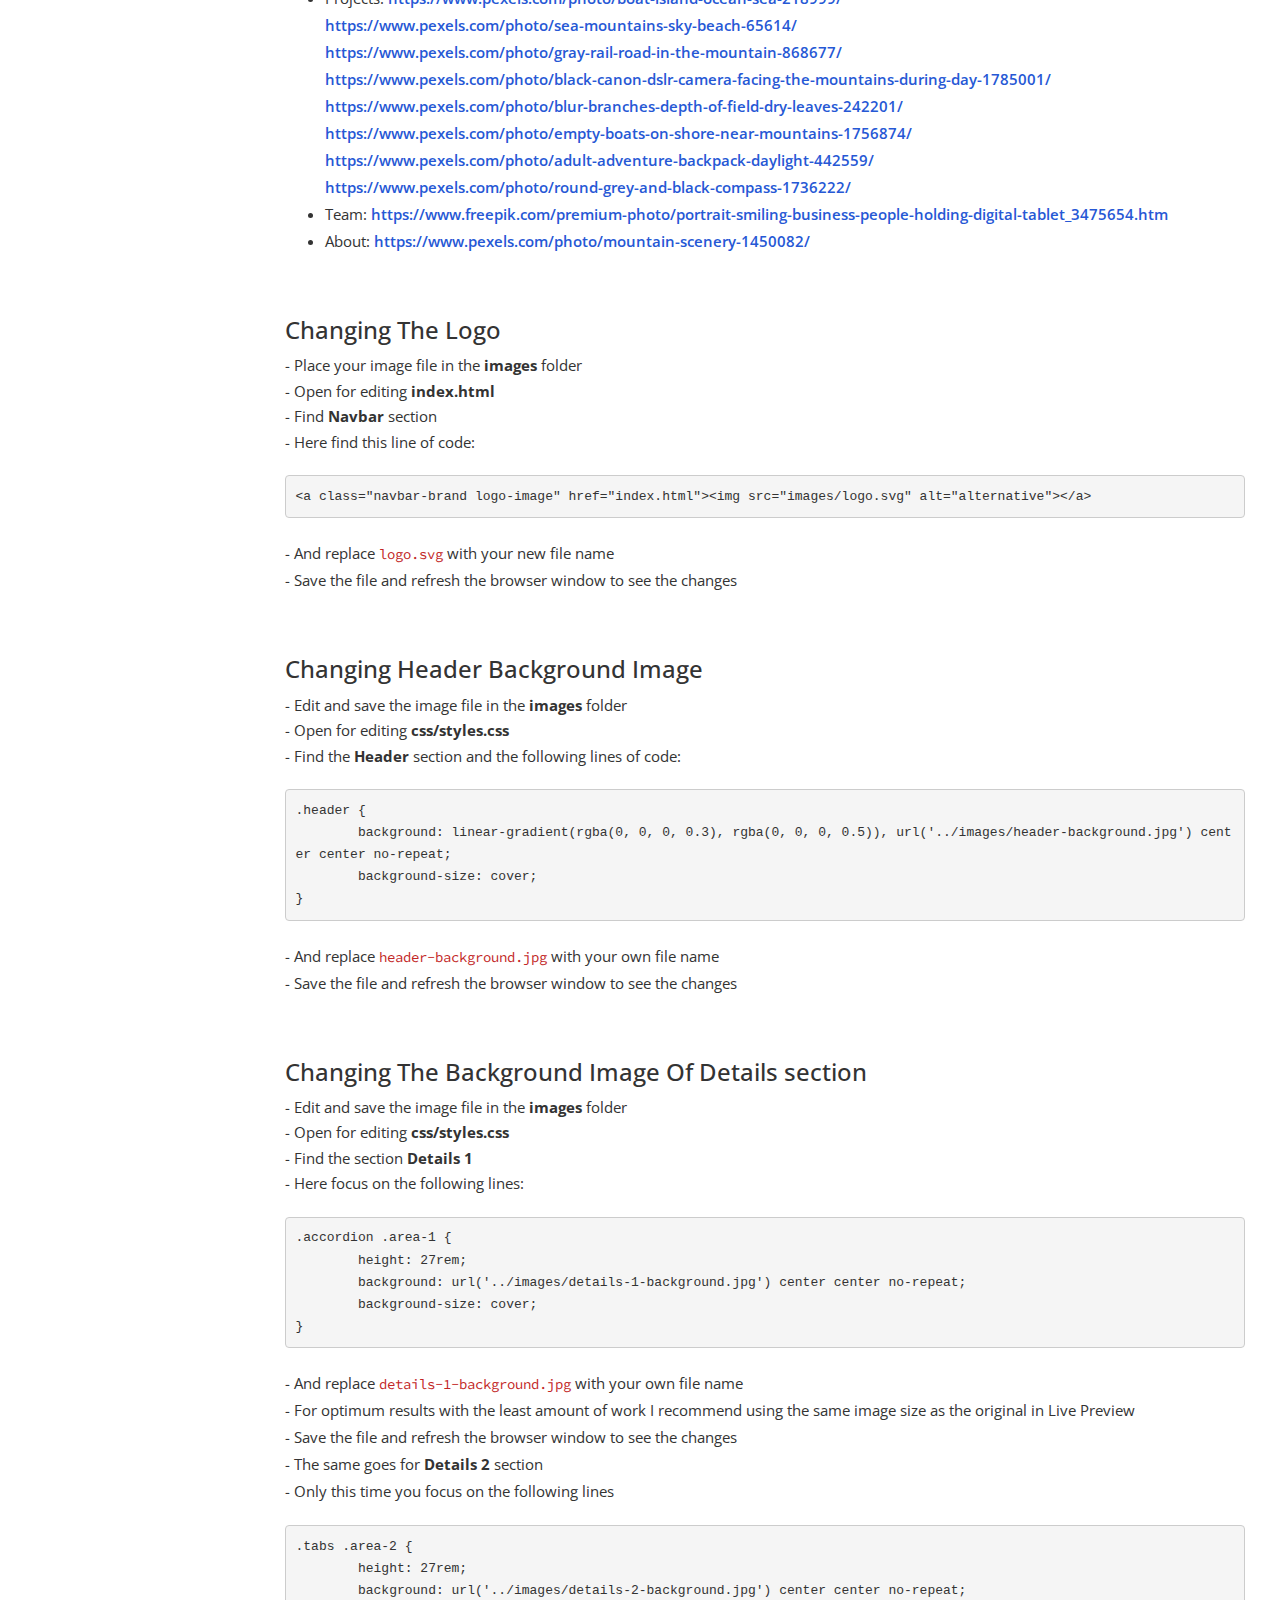
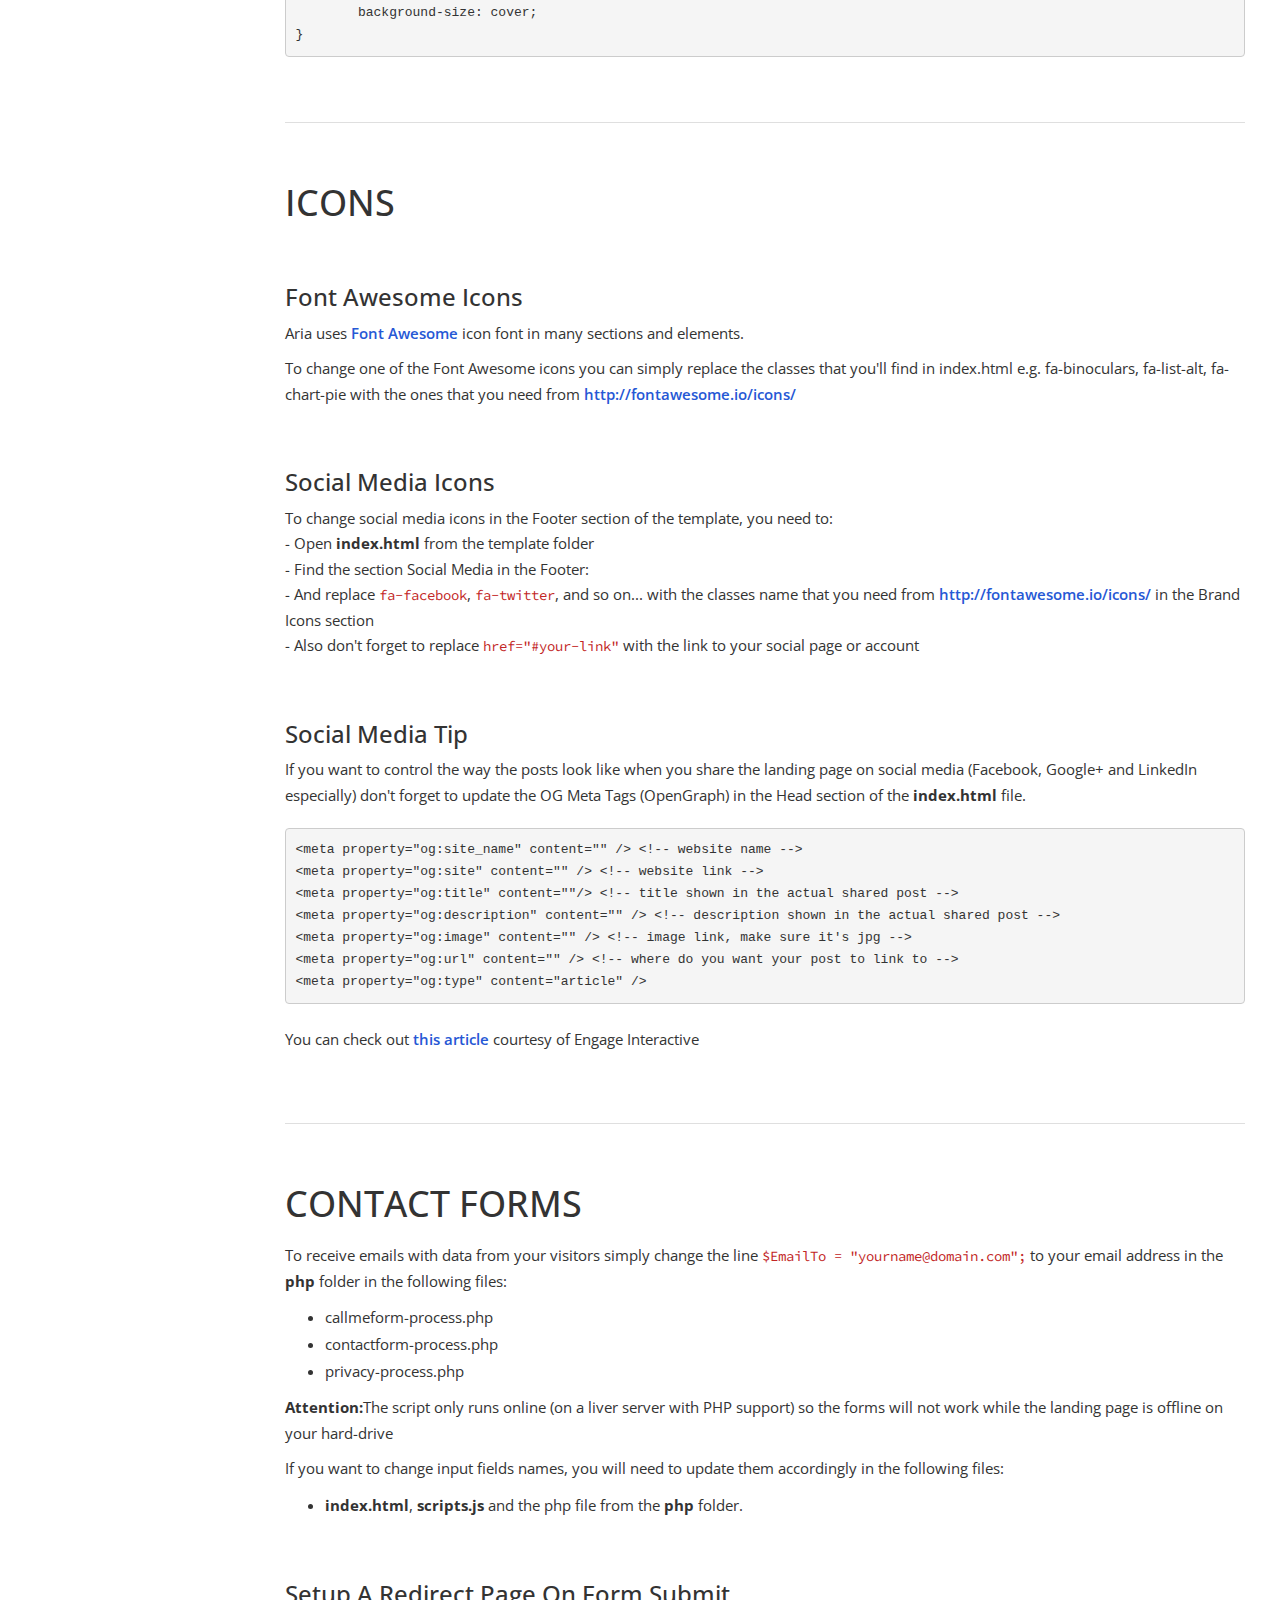
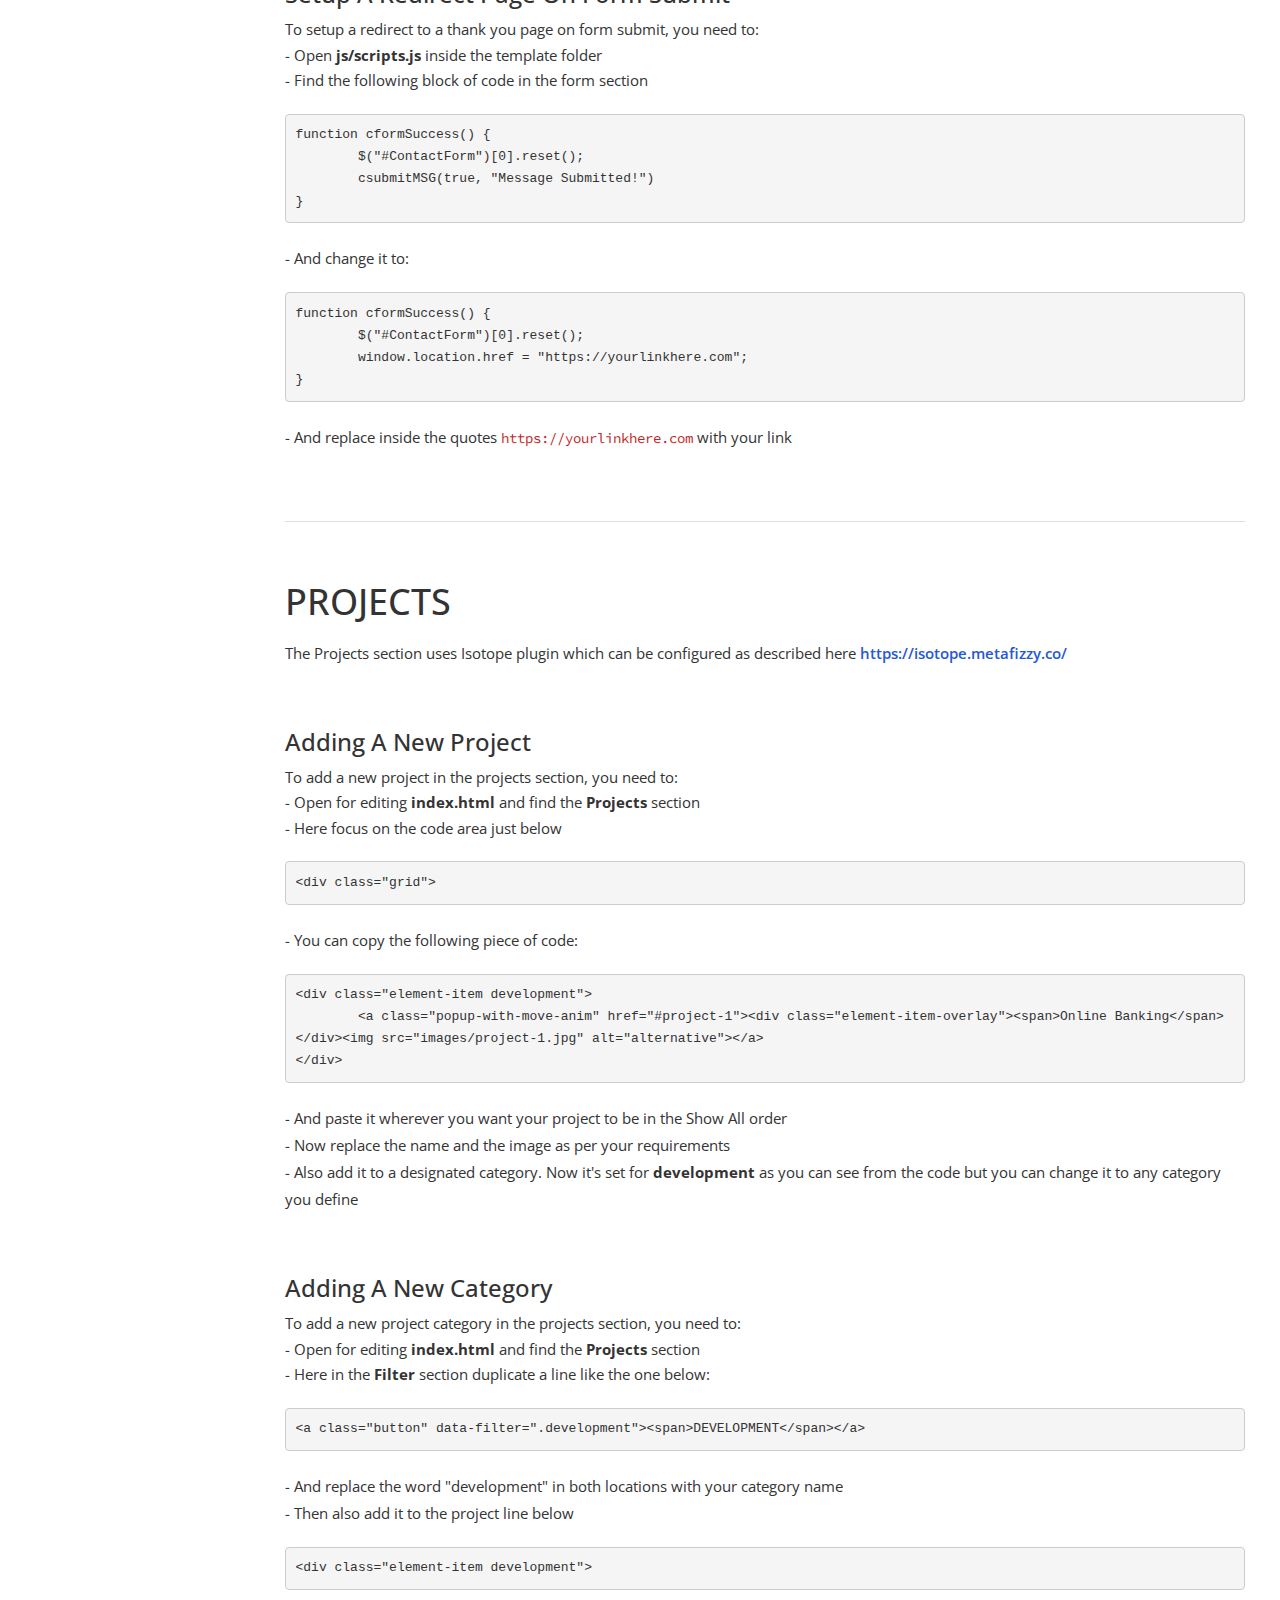
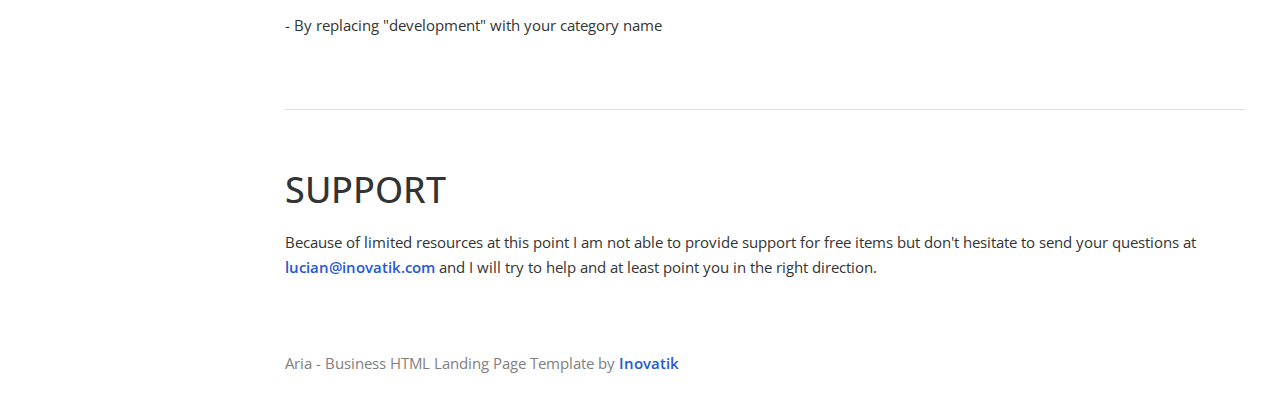
<file: school bullying/documentation/index.html>
<!DOCTYPE html>
<html lang="en">
<head>

    <meta charset="utf-8">
    <meta http-equiv="X-UA-Compatible" content="IE=edge">
    <meta name="viewport" content="width=device-width, shrink-to-fit=no, initial-scale=1">
    <meta name="description" content="">
    <meta name="author" content="">
    <title>Documentation - Aria Business HTML Landing Page Template</title>

    <!-- Styles -->
	<link href="https://fonts.googleapis.com/css?family=Source+Code+Pro:300,400,600" rel="stylesheet">
	<link href="https://fonts.googleapis.com/css?family=Open+Sans:300,400,600" rel="stylesheet">
    <link href="css/bootstrap.min.css" rel="stylesheet">
    <link href="css/styles.css" rel="stylesheet">

    <!-- HTML5 Shim and Respond.js IE8 support of HTML5 elements and media queries -->
    <!-- WARNING: Respond.js doesn't work if you view the page via file:// -->
    <!--[if lt IE 9]>
        <script src="https://oss.maxcdn.com/libs/html5shiv/3.7.0/html5shiv.js"></script>
        <script src="https://oss.maxcdn.com/libs/respond.js/1.4.2/respond.min.js"></script>
    <![endif]-->

</head>
<body>
    <div id="wrapper">

        <!-- Sidebar -->
        <div id="sidebar-wrapper">
			<p>Aria - Landing Page<br> Documentation</p>
            <ul class="sidebar-nav">
                <li class="sidebar-brand">
                </li>
                <li>
                    <a href="#introduction">GLOBAL</a>
                </li>
                <li>
                    <a href="#files">FILES STRUCTURE</a>
				</li>
				<li>
                    <a href="#images">IMAGES</a>
                </li>
                <li>
                    <a href="#icons">ICONS</a>
				</li>
				<li>
                    <a href="#forms">REQUEST CALL, CONTACT & PRIVACY POLICY FORM</a>
                </li>
				<li>
					<a href="#projects">PROJECTS</a>
				</li>
				<li>
                    <a href="#support">SUPPORT</a>
                </li>
            </ul>
        </div>
        <!-- end of sidebar wrapper -->


        <!-- Page Content -->
        <div id="page-content-wrapper">
            <div class="container-fluid">
                <div class="row">
                    <div id="introduction" class="col-lg-12">
                        <h1>INTRODUCTION</h1>
                        <p>Hello and thank you for using Aria Business HTML Landing Page Template. Aria is an HTML landing page template built with Bootstrap featuring morphtext, text slider, grid filtering, lightbox details, count-to numbers, call request and contact form.</p>
						<p>Built with Bootstrap 4, HTML5, CSS3, PHP and JavaScript it will help you achieve your online marketing goals in a beautiful and efficient manner.</p>
						<p>Frameworks and toolkits used: Bootstrap 4, Popper, jQuery, jQuery Easing, Validator, Isotope, Magnific Popup, Swiper, CountTo</p>
						<p>You can edit the template's Html, Css, Php, Js files with your preferred text and code editor: <a href="https://notepad-plus-plus.org/">Notepad++</a>, <a href="https://code.visualstudio.com/">Visual Code</a>, <a href="https://www.sublimetext.com/">Sublime</a> or any other...</p>
						<p>For image editing you can use <a href="http://www.adobe.com/products/photoshop.html">Adobe Photoshop</a> or any other graphic editor of your choice.</p>
					</div> <!-- end of introduction -->
					
					
					<div class="col-lg-12"><hr></div> <!-- gray separator line -->
					
					
					<div id="files" class="col-lg-12">
                        <h1>FILES STRUCTURE</h1>
						<p>
							<b>Documentation</b> - is the folder of this help file.
							<br><b>Web</b> - contains the html, css, js and php files of the template.
						</p>
						<p><b>Web</b> folder includes <b>index.html</b> file which you will use to open the template. Besides index.html, you will also find the following folders:
							<ul>
								<li><b>Css</b> - Bootstrap, Font Awesome, Magnific Popup, Swiper and the template's custom stylesheet styles.css</li>
								<li><b>Images</b> - Images used throughout the template including the favicon and logo</li>
								<li><b>Js</b> - JavaScript files for Bootstrap, Popper, jQuery, jQuery Easing, Magnific Popup, Swiper, Validator and Aria's custom scripts: scripts.js</li>
								<li><b>Php</b> - PHP script files for the contact forms</li>
								<li><b>Webfonts</b> - Font Awesome files</li>
							</ul>
						</p>
					</div> <!-- end of files structure -->


					<div class="col-lg-12"><hr></div> <!-- gray separator line -->


					<div id="images" class="col-lg-12">
						<h1>IMAGES</h1>
						<p>You can find your own images while checking out the following free online sources:
							<ul>
								<li>Freepik: <a href="https://www.pexels.com/">https://www.freepik.com/home</a></li>
								<li>Pexels: <a href="https://www.pexels.com/">https://www.pexels.com/</a></li>
								<li>SplitShire: <a href="https://www.splitshire.com/">https://www.splitshire.com/</a></li>
								<li>StartupStockPhotos: <a href="http://startupstockphotos.com/">http://startupstockphotos.com/</a></li>
								<li>StockSnap: <a href="https://stocksnap.io/">https://stocksnap.io/</a></li>
								<li>ISO Republic: <a href="http://isorepublic.com/">http://isorepublic.com/</a></li>
								<li>Videezy: <a href="https://www.videezy.com/">https://www.videezy.com/</a> - for videos</li>
							</ul>
						</p>

						<h3>Images sources</h3>
						<p>Images are mostly from Freepik.com:
							<ul>
								<li>Header background: <a href="https://www.pexels.com/photo/mountain-scenery-1450082/">https://www.pexels.com/photo/mountain-scenery-1450082/</a></li>
								<li>Intro background: <a href="https://www.freepik.com/free-vector/white-background-abstract-style_4077193.htm">https://www.freepik.com/free-vector/white-background-abstract-style_4077193.htm</a></li>
								<li>Intro image: <a href="https://www.pexels.com/photo/woman-wearing-grey-long-sleeved-top-photography-1122868/">https://www.pexels.com/photo/woman-wearing-grey-long-sleeved-top-photography-1122868/</a></li>
								<li>Services: <a href="https://www.pexels.com/photo/white-ceramic-teacup-in-white-ceramic-saucer-on-railings-2490932/">https://www.pexels.com/photo/white-ceramic-teacup-in-white-ceramic-saucer-on-railings-2490932/</a> 
								<br><a href="https://www.pexels.com/photo/white-book-on-sand-during-daytime-159597/">https://www.pexels.com/photo/white-book-on-sand-during-daytime-159597/</a>
								<br><a href="https://www.pexels.com/photo/person-wearing-blue-denim-pants-and-brown-boots-sitting-on-brown-and-black-stone-in-front-of-body-of-water-185771/">https://www.pexels.com/photo/person-wearing-blue-denim-pants-and-brown-boots-sitting-on-brown-and-black-stone-in-front-of-body-of-water-185771/</a></li>
								<li>Details 1: <a href="https://www.pexels.com/photo/foggy-lake-2166695/">https://www.pexels.com/photo/foggy-lake-2166695/</a></li>
								<li>Details 2: <a href="https://www.pexels.com/photo/nature-forest-trees-fog-4827/">https://www.pexels.com/photo/nature-forest-trees-fog-4827/</a></li>
								<li>Testimonials: <a href="https://www.pexels.com/photo/view-of-escalator-327496/">https://www.pexels.com/photo/view-of-escalator-327496/</a></li>
								<li>Projects: <a href=" https://www.pexels.com/photo/boat-island-ocean-sea-218999/"> https://www.pexels.com/photo/boat-island-ocean-sea-218999/</a>
								<br><a href="https://www.pexels.com/photo/sea-mountains-sky-beach-65614/">https://www.pexels.com/photo/sea-mountains-sky-beach-65614/</a>
								<br><a href="https://www.pexels.com/photo/gray-rail-road-in-the-mountain-868677/">https://www.pexels.com/photo/gray-rail-road-in-the-mountain-868677/</a>
								<br><a href="https://www.pexels.com/photo/black-canon-dslr-camera-facing-the-mountains-during-day-1785001/">https://www.pexels.com/photo/black-canon-dslr-camera-facing-the-mountains-during-day-1785001/</a>
								<br><a href="https://www.pexels.com/photo/blur-branches-depth-of-field-dry-leaves-242201/">https://www.pexels.com/photo/blur-branches-depth-of-field-dry-leaves-242201/</a>
								<br><a href="https://www.pexels.com/photo/empty-boats-on-shore-near-mountains-1756874/">https://www.pexels.com/photo/empty-boats-on-shore-near-mountains-1756874/</a>
								<br><a href="https://www.pexels.com/photo/adult-adventure-backpack-daylight-442559/">https://www.pexels.com/photo/adult-adventure-backpack-daylight-442559/</a>
								<br><a href="https://www.pexels.com/photo/round-grey-and-black-compass-1736222/">https://www.pexels.com/photo/round-grey-and-black-compass-1736222/</a></li>
								<li>Team: <a href="https://www.freepik.com/premium-photo/portrait-smiling-business-people-holding-digital-tablet_3475654.htm">https://www.freepik.com/premium-photo/portrait-smiling-business-people-holding-digital-tablet_3475654.htm</a></li>
								<li>About: <a href="https://www.pexels.com/photo/mountain-scenery-1450082/">https://www.pexels.com/photo/mountain-scenery-1450082/</a></li>
							</ul>
						</p>
						
						<h3>Changing The Logo</h3>
						<p>
							- Place your image file in the <b>images</b> folder
							<br>- Open for editing <b>index.html</b>
							<br>- Find <b>Navbar</b> section
							<br>- Here find this line of code:
<pre class="code-format">
&lt;a class=&quot;navbar-brand logo-image&quot; href=&quot;index.html&quot;&gt;&lt;img src=&quot;images/logo.svg&quot; alt=&quot;alternative&quot;&gt;&lt;/a&gt;
</pre>							
							<br>- And replace <span class="code">logo.svg</span> with your new file name
							<br>- Save the file and refresh the browser window to see the changes
						</p>
						
						<h3>Changing Header Background Image</h3>
						<p>
							- Edit and save the image file in the <b>images</b> folder
							<br>- Open for editing <b>css/styles.css</b>
							<br>- Find the <b>Header</b> section and the following lines of code:
<pre class="code-format">
.header {
	background: linear-gradient(rgba(0, 0, 0, 0.3), rgba(0, 0, 0, 0.5)), url('../images/header-background.jpg') center center no-repeat;
	background-size: cover;
}
</pre>							
							<br>- And replace <span class="code">header-background.jpg</span> with your own file name
							<br>- Save the file and refresh the browser window to see the changes
						</p>
						
						<h3>Changing The Background Image Of Details section</h3>
						<p>
							- Edit and save the image file in the <b>images</b> folder
							<br>- Open for editing <b>css/styles.css</b>
							<br>- Find the section <b>Details 1</b>
							<br>- Here focus on the following lines:
<pre class="code-format">
.accordion .area-1 {
	height: 27rem;
	background: url('../images/details-1-background.jpg') center center no-repeat;
	background-size: cover;
}
</pre>							
							<br>- And replace <span class="code">details-1-background.jpg</span> with your own file name
							<br>- For optimum results with the least amount of work I recommend using the same image size as the original in Live Preview
							<br>- Save the file and refresh the browser window to see the changes
							<br>- The same goes for <b>Details 2</b> section
							<br>- Only this time you focus on the following lines
<pre class="code-format">
.tabs .area-2 {
	height: 27rem;
	background: url('../images/details-2-background.jpg') center center no-repeat;
	background-size: cover;
}
</pre>
						</p>
					</div> <!-- end of images -->


					<div class="col-lg-12"><hr></div> <!-- gray separator line -->
					
					
					<div id="icons" class="col-lg-12">
                        <h1>ICONS</h1>
						<h3>Font Awesome Icons</h3>
						<p>Aria uses <a href="http://fontawesome.io/">Font Awesome</a> icon font in many sections and elements.
						<p>To change one of the Font Awesome icons you can simply replace the classes that you'll find in index.html e.g. fa-binoculars, fa-list-alt, fa-chart-pie with the ones that you need from <a href="http://fontawesome.io/icons/">http://fontawesome.io/icons/</a></p>

						<h3>Social Media Icons</h3>
						<p>To change social media icons in the Footer section of the template, you need to: 
							<br>- Open <b>index.html</b> from the template folder
							<br>- Find the section Social Media in the Footer:
							<br>- And replace <span class="code">fa-facebook</span>, <span class="code">fa-twitter</span>, and so on... with the classes name that you need from <a href="http://fontawesome.io/icons/">http://fontawesome.io/icons/</a> in the Brand Icons section
							<br>- Also don't forget to replace <span class="code">href="#your-link"</span> with the link to your social page or account
						</p>

						<h3>Social Media Tip</h3>
						<p>If you want to control the way the posts look like when you share the landing page on social media (Facebook, Google+ and LinkedIn especially) don't forget to update the OG Meta Tags (OpenGraph) in the Head section of the <b>index.html</b> file.
<pre class="code-format">
&lt;meta property="og:site_name" content="" /&gt; &lt;!-- website name --&gt;
&lt;meta property="og:site" content="" /&gt; &lt;!-- website link --&gt;
&lt;meta property="og:title" content=""/&gt; &lt;!-- title shown in the actual shared post --&gt;
&lt;meta property="og:description" content="" /&gt; &lt;!-- description shown in the actual shared post --&gt;
&lt;meta property="og:image" content="" /&gt; &lt;!-- image link, make sure it's jpg --&gt;
&lt;meta property="og:url" content="" /&gt; &lt;!-- where do you want your post to link to --&gt;
&lt;meta property="og:type" content="article" /&gt;
</pre>
						<br>You can check out <a href="http://engageinteractive.co.uk/blog/an-introduction-to-using-facebooks-open-graph-protocol">this article</a> courtesy of Engage Interactive</p>
                    </div> <!-- end of icons -->
					

					<div class="col-lg-12"><hr></div> <!-- gray separator line -->
					

					<div id="forms" class="col-lg-12">
                        <h1>CONTACT FORMS</h1>
                        <p>To receive emails with data from your visitors simply change the line <span class="code">$EmailTo = "yourname@domain.com";</span> to your email address in the <b>php</b> folder in the following files:</p>
						<ul>
							<li>callmeform-process.php</li>
							<li>contactform-process.php</li>
							<li>privacy-process.php</li>
						</ul>
						<p><b>Attention:</b>The script only runs online (on a liver server with PHP support) so the forms will not work while the landing page is offline on your hard-drive</p>
						<p>If you want to change input fields names, you will need to update them accordingly in the following files:</p>
						<ul>
							<li><b>index.html</b>, <b>scripts.js</b> and the php file from the <b>php</b> folder.</li>
						</ul>

						<h3>Setup A Redirect Page On Form Submit</h3>
						<p>
							To setup a redirect to a thank you page on form submit, you need to: 
							<br>- Open <b>js/scripts.js</b> inside the template folder
							<br>- Find the following block of code in the form section 
<pre class="code-format">
function cformSuccess() {
	$("#ContactForm")[0].reset();
	csubmitMSG(true, "Message Submitted!")
}
</pre>
							<br>- And change it to:
<pre class="code-format">
function cformSuccess() {
	$("#ContactForm")[0].reset();
	window.location.href = "https://yourlinkhere.com";
}
</pre>
							<br>- And replace inside the quotes <span class="code">https://yourlinkhere.com</span> with your link
						</p>
					</div> <!-- end of contact forms -->
						
					
					<div class="col-lg-12"><hr></div> <!-- gray separator line -->
					

					<div id="projects" class="col-lg-12">
						<h1>PROJECTS</h1>
						<p>The Projects section uses Isotope plugin which can be configured as described here <a href="https://isotope.metafizzy.co/">https://isotope.metafizzy.co/</a></p>
						
						<h3>Adding A New Project</h3>
						<p>
							To add a new project in the projects section, you need to: 
							<br>- Open for editing <b>index.html</b> and find the <b>Projects</b> section
							<br>- Here focus on the code area just below 
<pre class="code-format">
&lt;div class=&quot;grid&quot;&gt;
</pre>
							<br>- You can copy the following piece of code:
<pre class="code-format">
&lt;div class=&quot;element-item development&quot;&gt;
	&lt;a class=&quot;popup-with-move-anim&quot; href=&quot;#project-1&quot;&gt;&lt;div class=&quot;element-item-overlay&quot;&gt;&lt;span&gt;Online Banking&lt;/span&gt;&lt;/div&gt;&lt;img src=&quot;images/project-1.jpg&quot; alt=&quot;alternative&quot;&gt;&lt;/a&gt;
&lt;/div&gt;
</pre>
							<br>- And paste it wherever you want your project to be in the Show All order
							<br>- Now replace the name and the image as per your requirements
							<br>- Also add it to a designated category. Now it's set for <b>development</b> as you can see from the code but you can change it to any category you define
						</p>

						<h3>Adding A New Category</h3>
						<p>
							To add a new project category in the projects section, you need to: 
							<br>- Open for editing <b>index.html</b> and find the <b>Projects</b> section
							<br>- Here in the <b>Filter</b> section duplicate a line like the one below:  
<pre class="code-format">
&lt;a class=&quot;button&quot; data-filter=&quot;.development&quot;&gt;&lt;span&gt;DEVELOPMENT&lt;/span&gt;&lt;/a&gt;
</pre>
							<br>- And replace the word "development" in both locations with your category name
							<br>- Then also add it to the project line below
<pre class="code-format">
&lt;div class=&quot;element-item development&quot;&gt;
</pre>
							<br>- By replacing "development" with your category name
						</p>
					</div> <!-- end of projects -->


					<div class="col-lg-12"><hr></div> <!-- gray separator line -->

					
					<div id="support" class="col-lg-12">
						<h1>SUPPORT</h1>
						<p>Because of limited resources at this point I am not able to provide support for free items but don't hesitate to send your questions at <a href="mailto:lucian@inovatik.com">lucian@inovatik.com</a> and I will try to help and at least point you in the right direction.</p>
					</div> <!-- end of support -->
										
					<div class="col-lg-12">
						<p class="footer">Aria - Business HTML Landing Page Template by <a href="https://inovatik.com">Inovatik</a></p>
					</div>
                </div>
            </div>
        </div> <!-- end of page-content-wrapper -->
    </div> <!-- end of wrapper -->
    

    <!-- Scripts Libraries -->
    <script src="js/jquery.js" type="text/javascript"></script>
    <script src="js/bootstrap.min.js" type="text/javascript"></script>

	
	<!-- Custom Scripts -->
    <script>
    <!-- Menu Toggle Script -->
	$("#menu-toggle").click(function(e) {
        e.preventDefault();
        $("#wrapper").toggleClass("toggled");
    });
	
	/* Smooth Scrolling To Anchors  */
		$(function() {
			$('a[href*="#"]:not([data-toggle="tab"])').click(function() {
				if (location.pathname.replace(/^\//,'') == this.pathname.replace(/^\//,'') && location.hostname == this.hostname) {
					var target = $(this.hash);
					target = target.length ? target : $('[name=' + this.hash.slice(1) +']');
					if (target.length) {
						$('html, body').animate({
							scrollTop: target.offset().top
						}, 700);
						return false;
					}
				}
			});
		});
	</script>

</body>
</html>
</file>
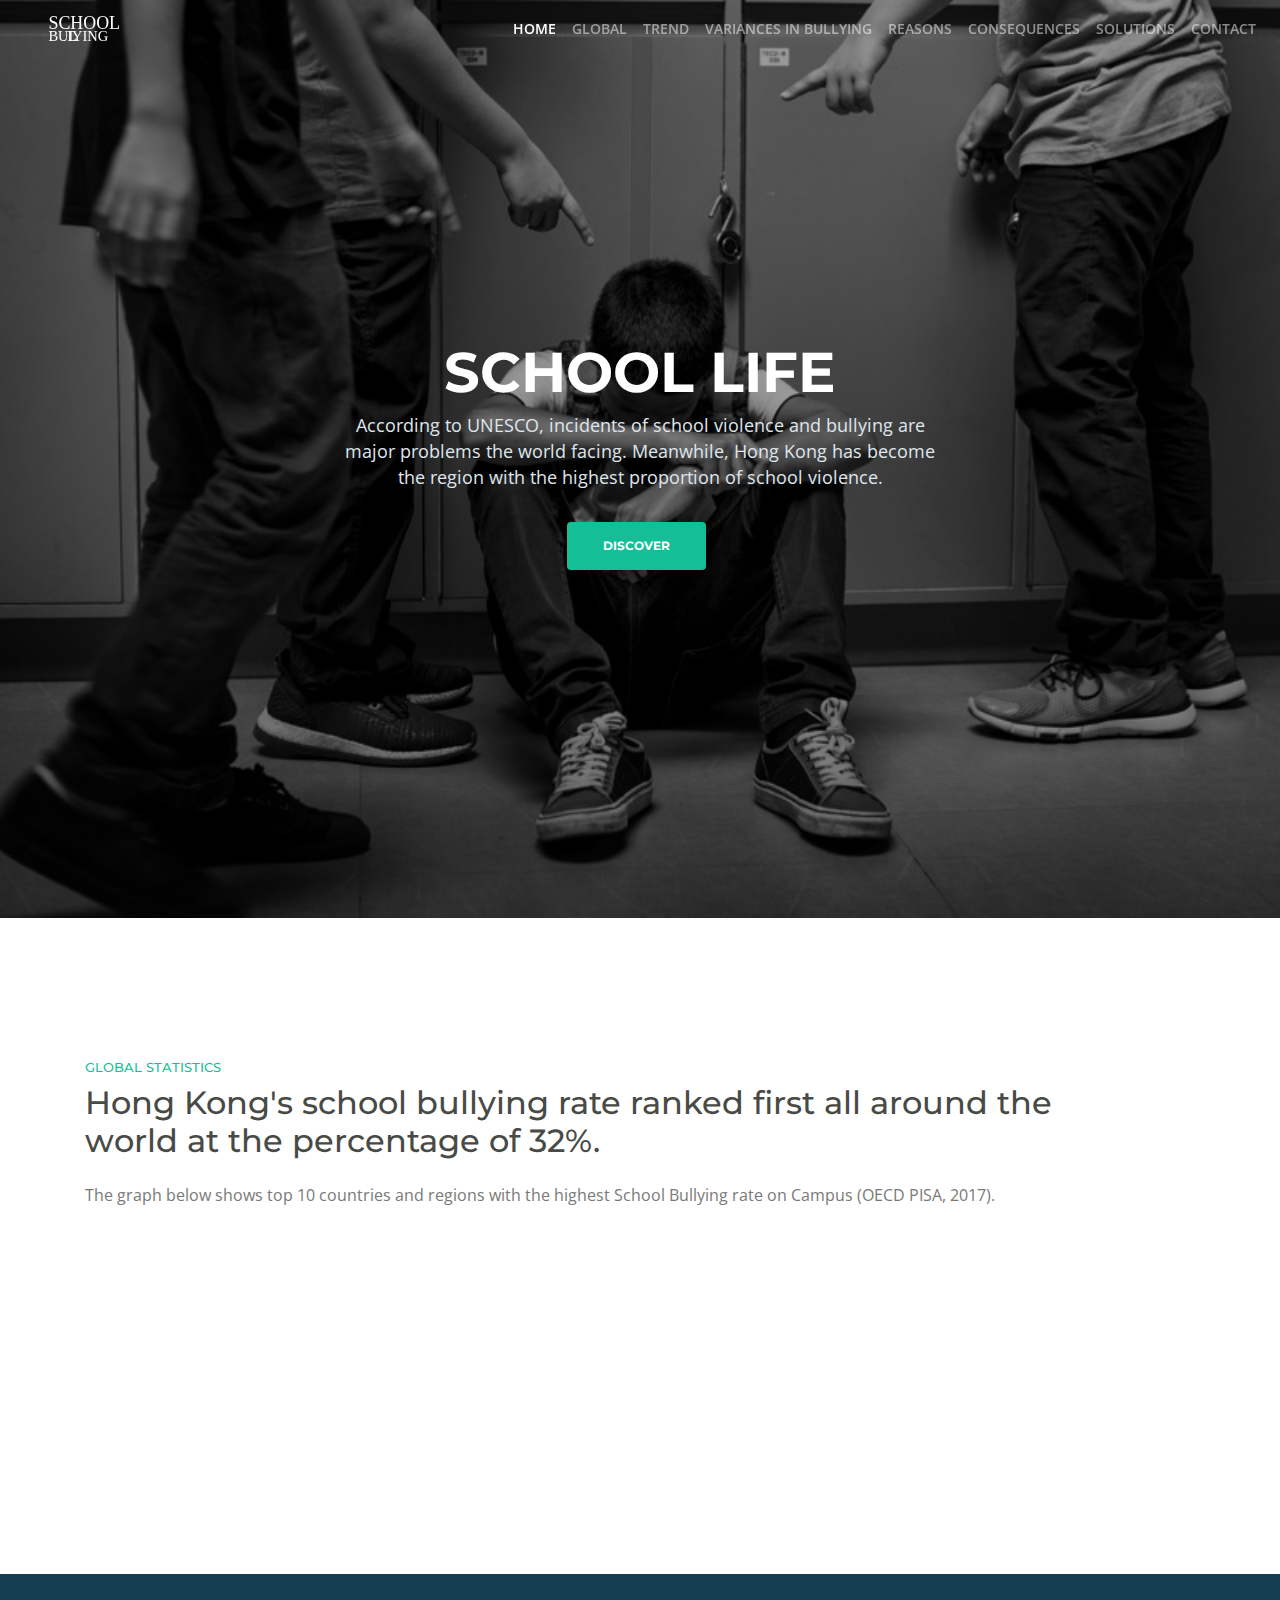
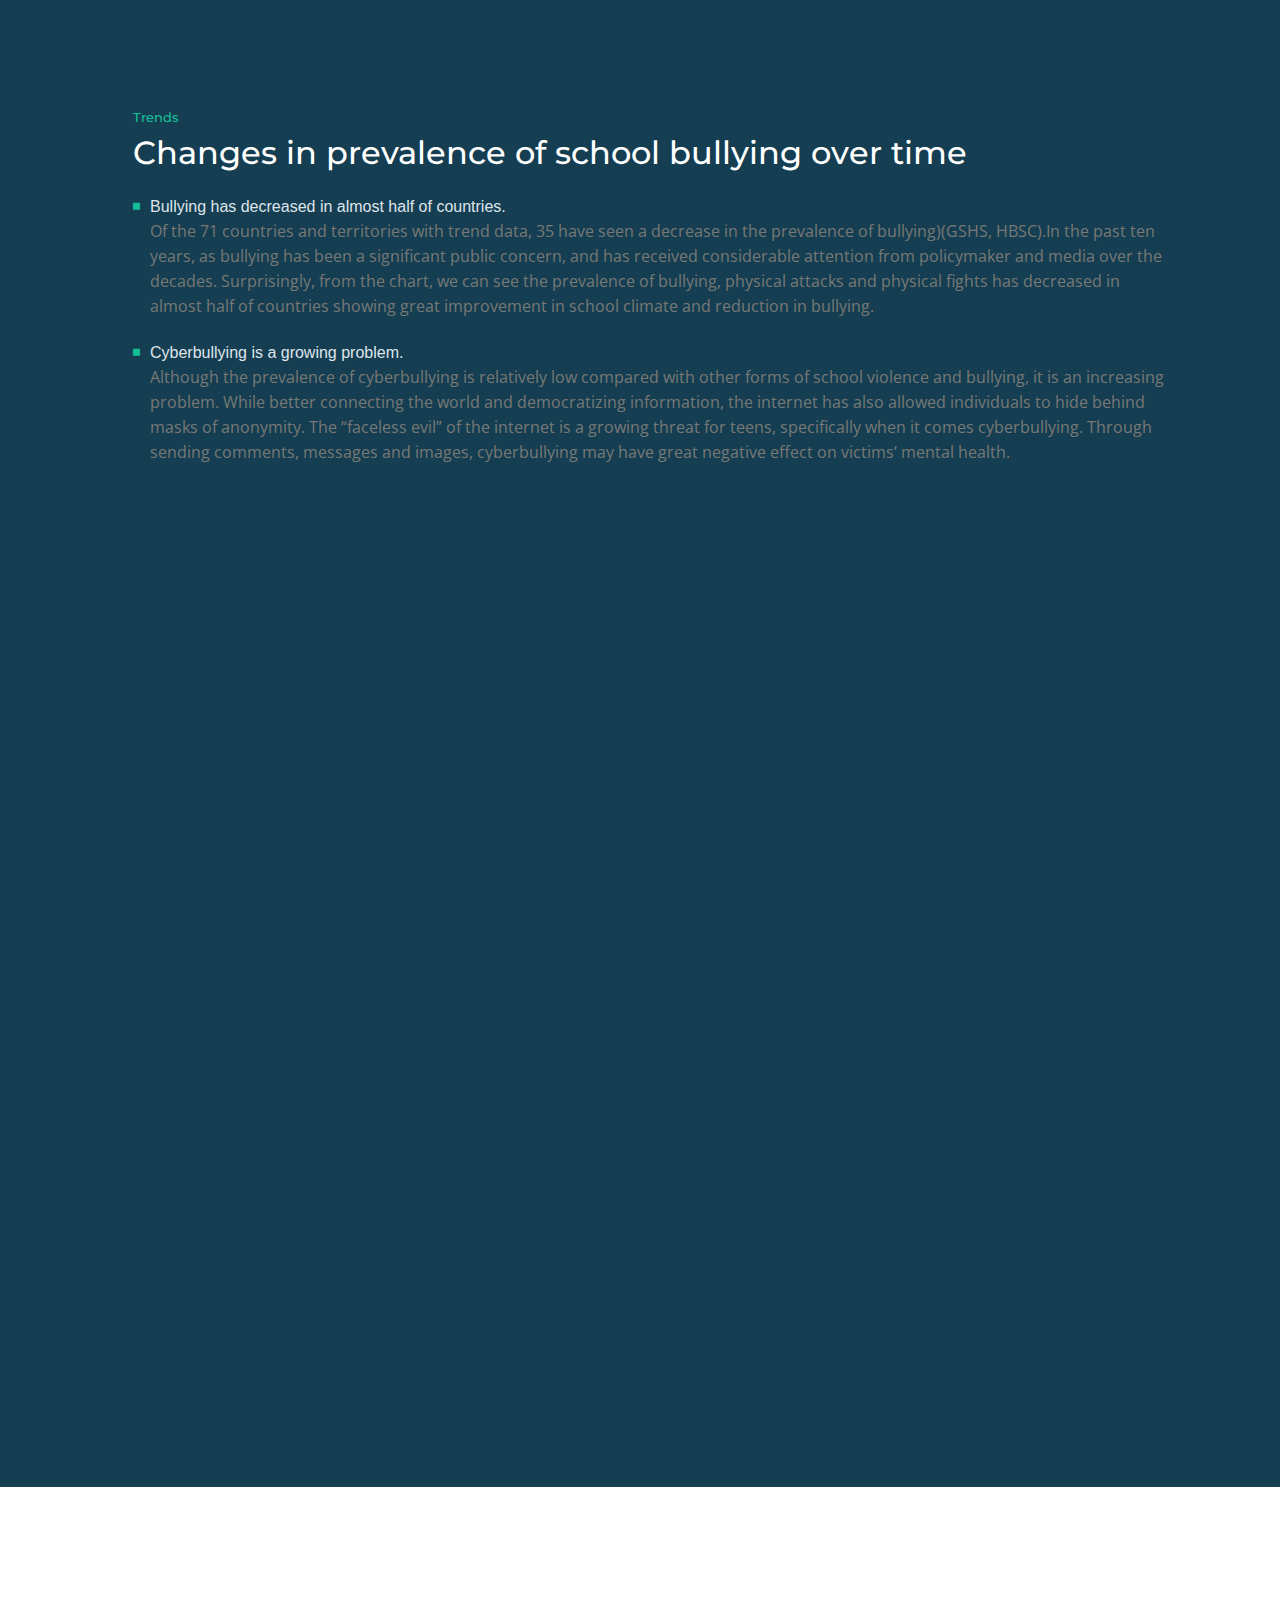
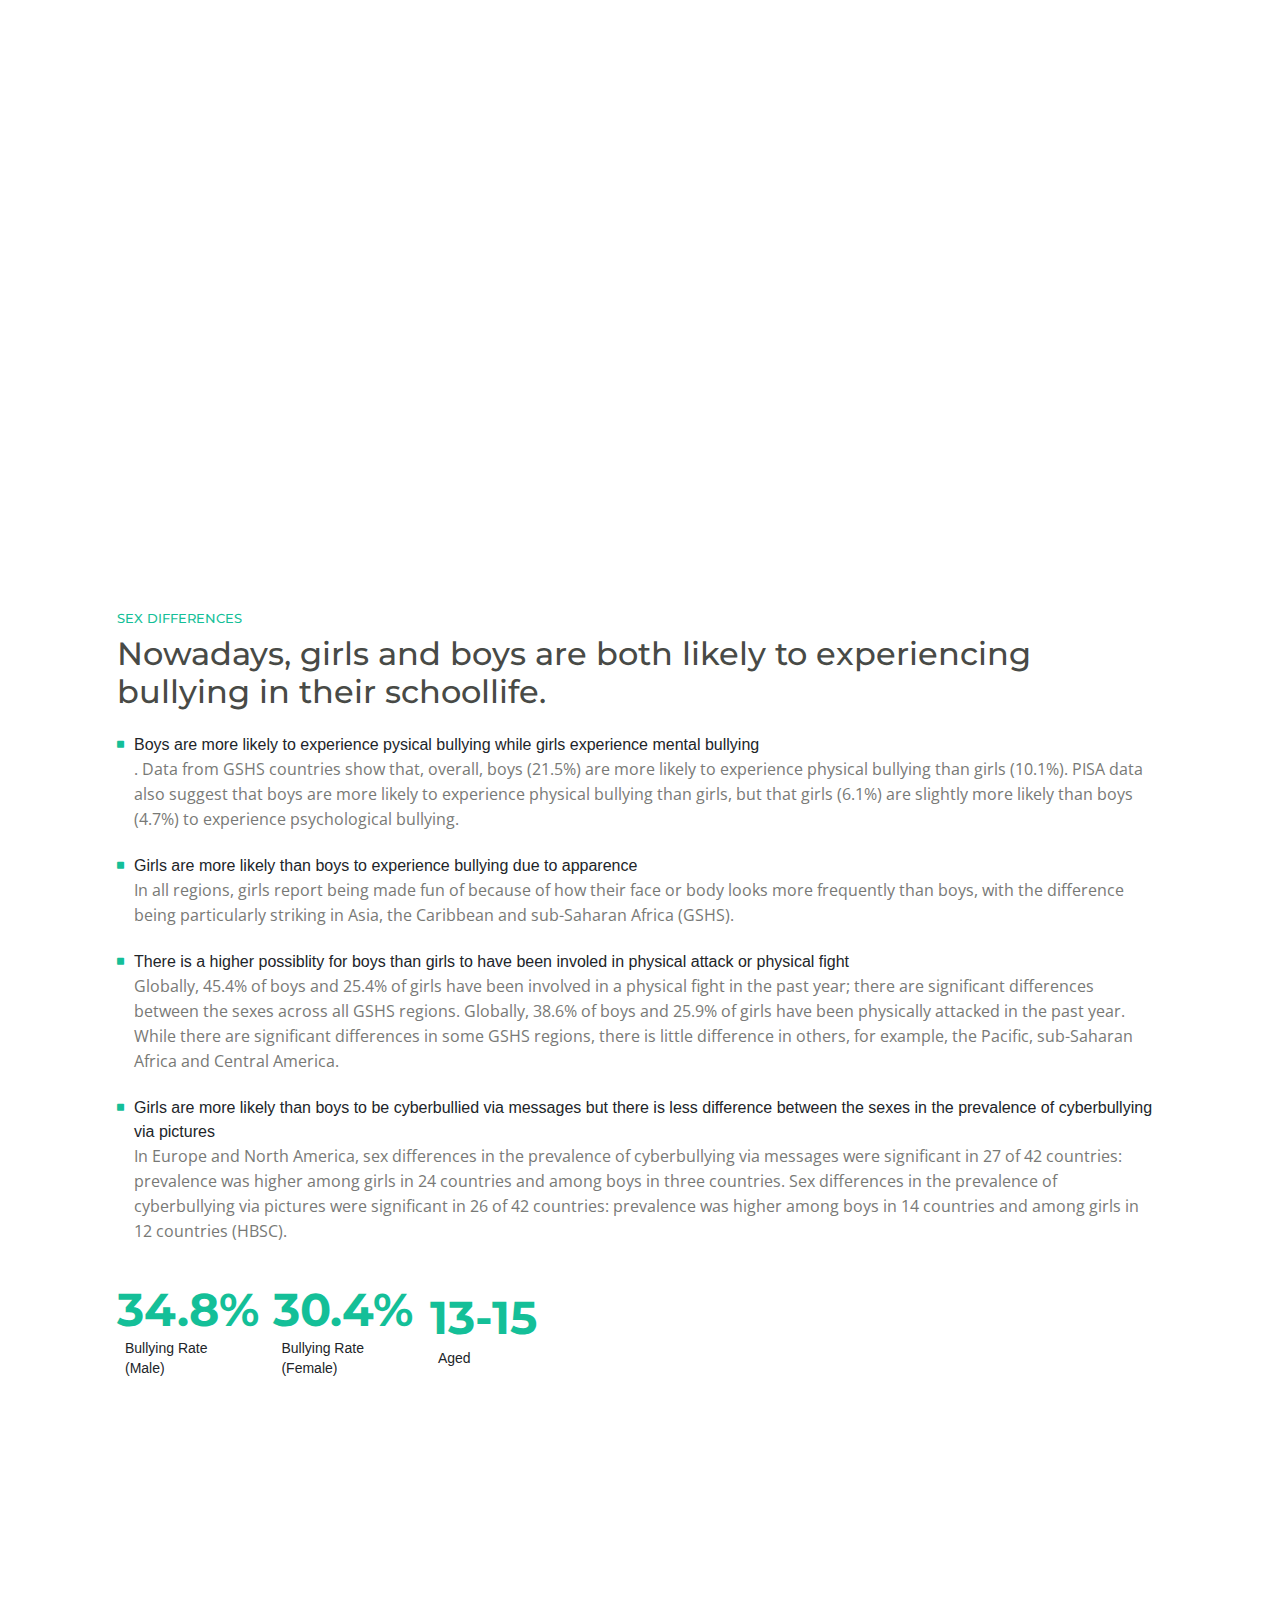
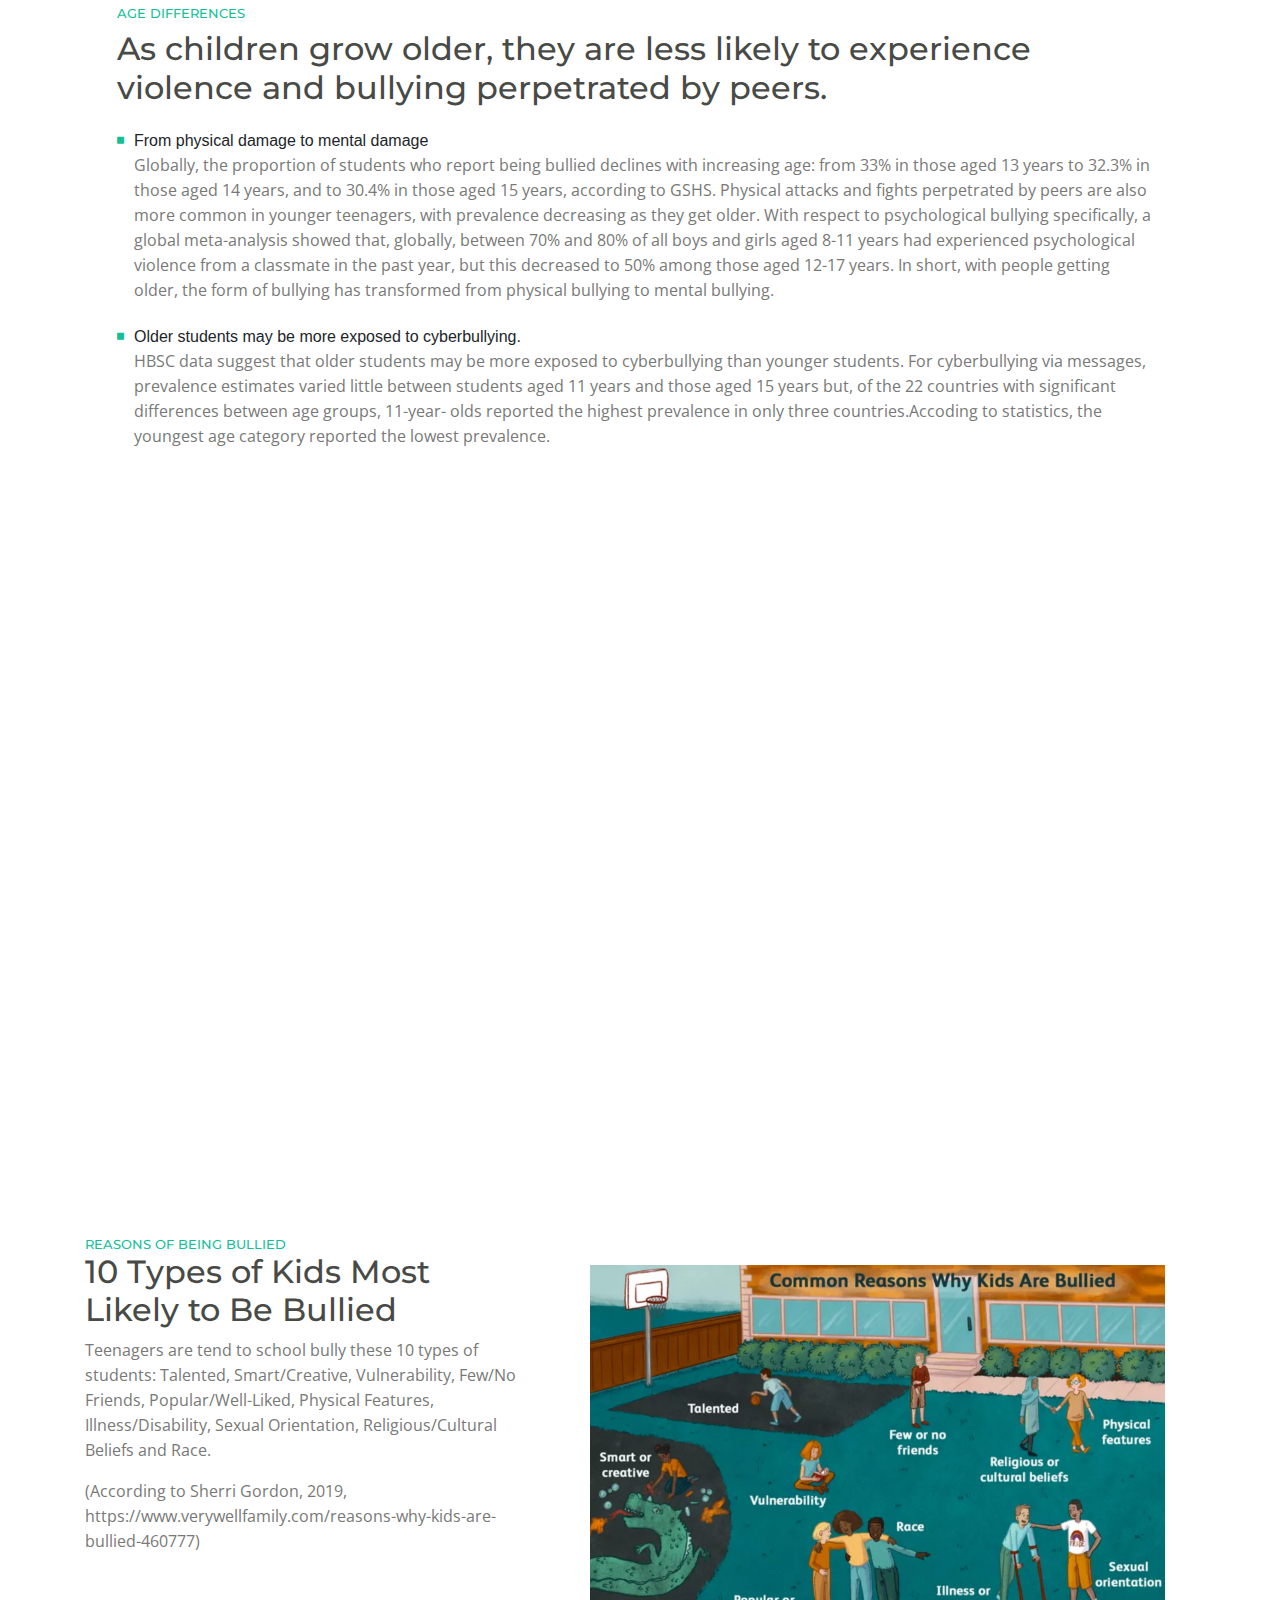
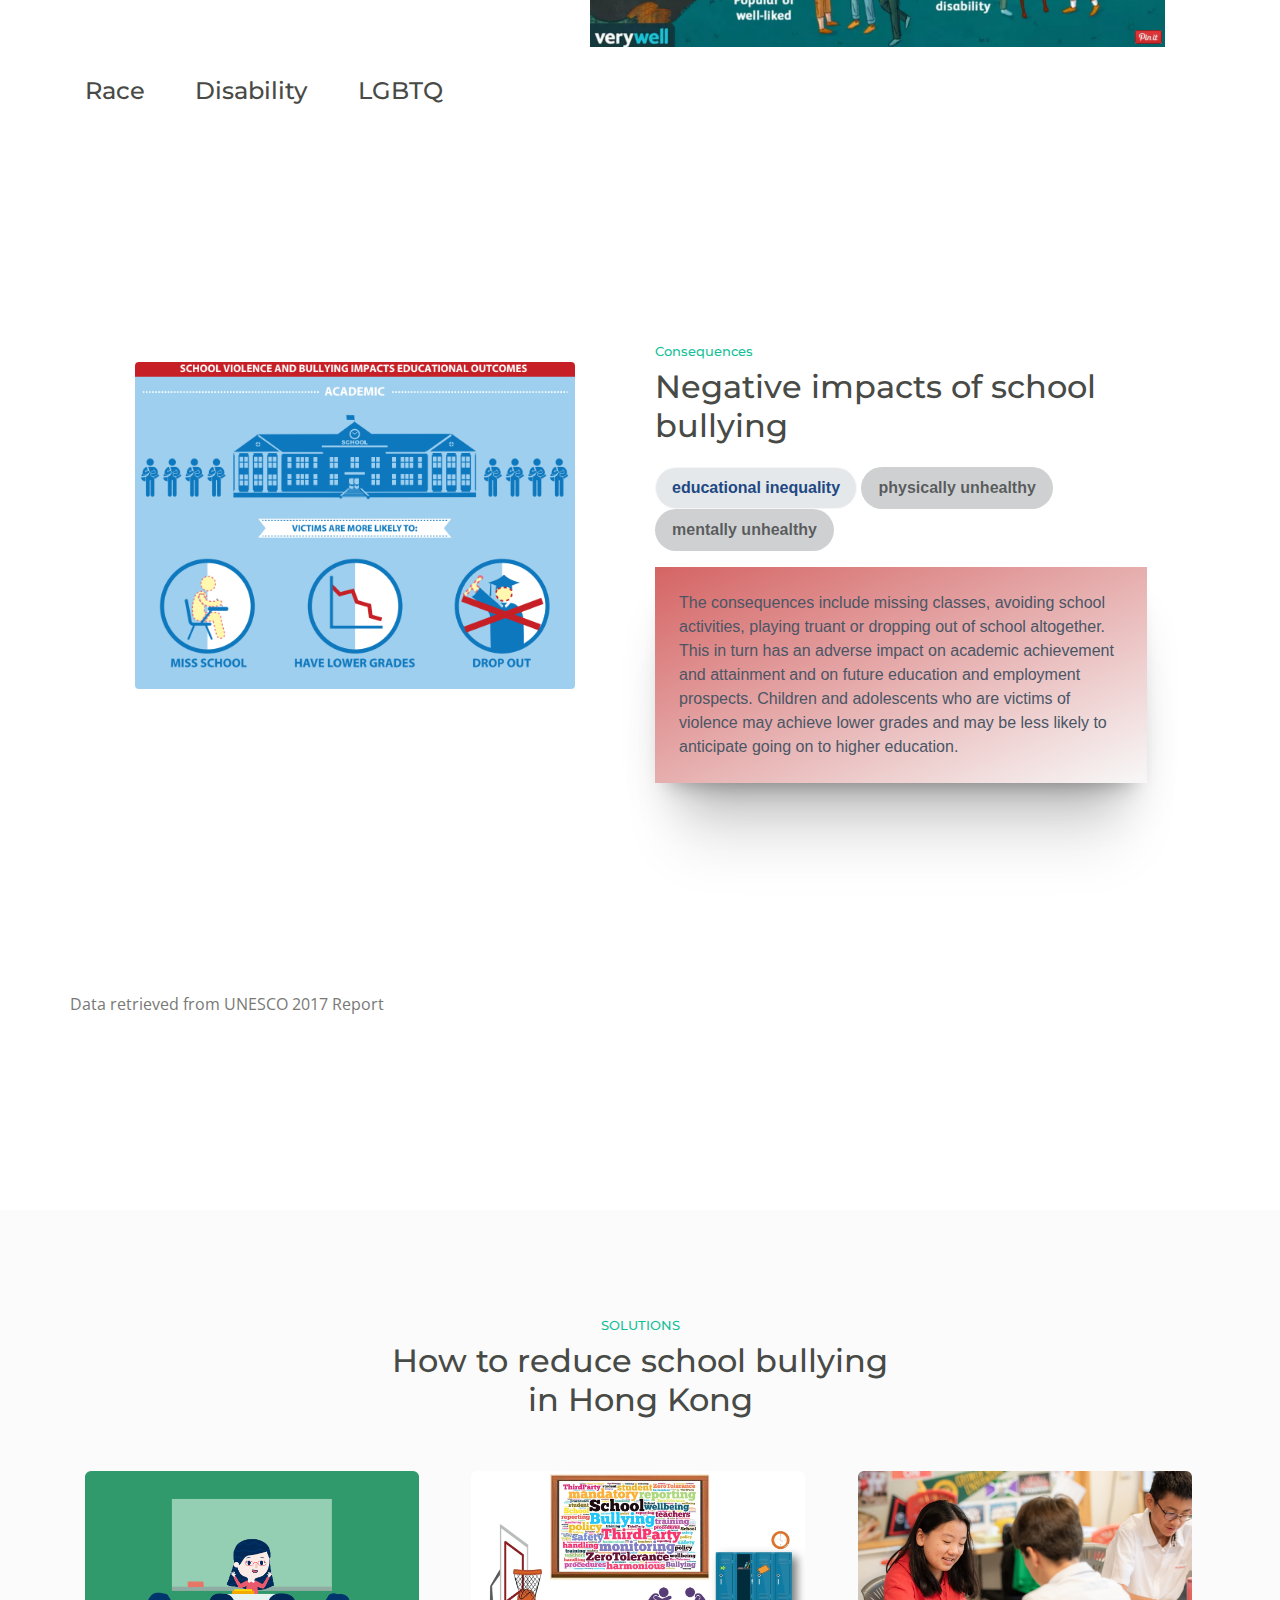
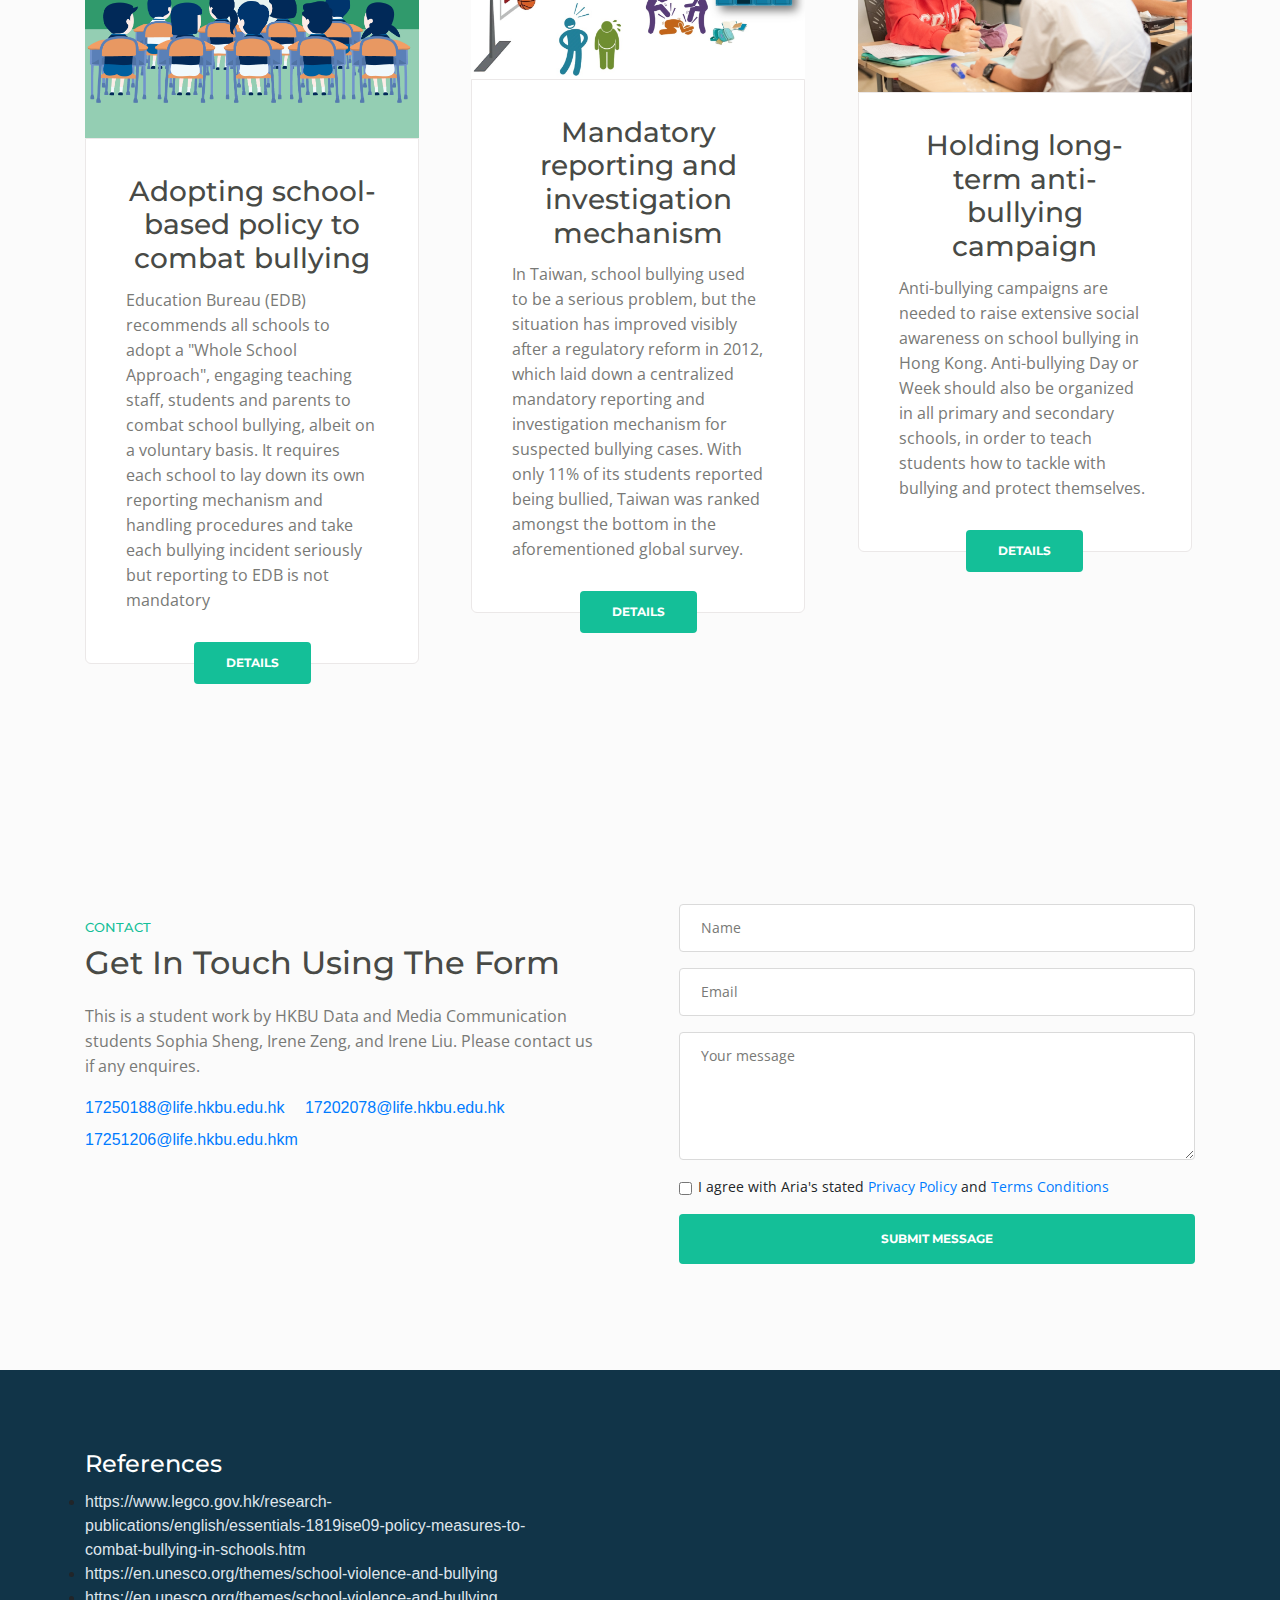
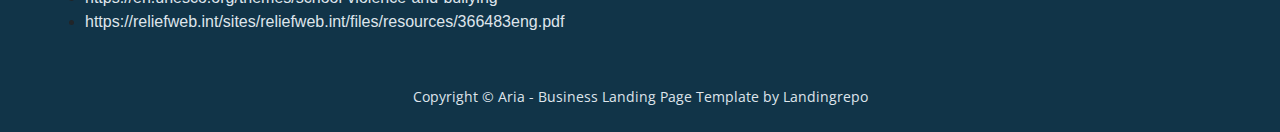
<file: school bullying/web/index.html>
<!DOCTYPE html>
<html lang="en">

<head>
    <meta charset="utf-8">
    <meta name="viewport" content="width=device-width, initial-scale=1, shrink-to-fit=no">

    <!-- SEO Meta Tags -->
    <meta name="description" content="School violence has become more frequent worldwide and Hong Kong ranked first.">
    <meta name="author" content="Inovatik">

    <!-- OG Meta Tags to improve the way the post looks when you share the page on LinkedIn, Facebook, Google+ -->
    <meta property="og:site_name" content="" /> <!-- website name -->
    <meta property="og:site" content="" /> <!-- website link -->
    <meta property="og:title" content="" /> <!-- title shown in the actual shared post -->
    <meta property="og:description" content="" /> <!-- description shown in the actual shared post -->
    <meta property="og:image" content="" /> <!-- image link, make sure it's jpg -->
    <meta property="og:url" content="" /> <!-- where do you want your post to link to -->
    <meta property="og:type" content="article" />

    <!-- Website Title -->
    <title>School Bullying in Hong Kong</title>

    <!-- Styles -->
    <link href="https://fonts.googleapis.com/css?family=Montserrat:500,700&display=swap&subset=latin-ext"
        rel="stylesheet">
    <link href="https://fonts.googleapis.com/css?family=Open+Sans:400,400i,600&display=swap&subset=latin-ext"
        rel="stylesheet">
    <link href="css/bootstrap.css" rel="stylesheet">
    <link href="css/fontawesome-all.css" rel="stylesheet">
    <link href="css/swiper.css" rel="stylesheet">
    <link href="css/magnific-popup.css" rel="stylesheet">
    <link href="css/styles.css" rel="stylesheet">

    <!-- Favicon  -->
    <link rel="icon" href="images/favicon.png">

    <!-- Bootstrap CSS -->
    <link rel="stylesheet" href="https://stackpath.bootstrapcdn.com/bootstrap/4.3.1/css/bootstrap.min.css"
        integrity="sha384-ggOyR0iXCbMQv3Xipma34MD+dH/1fQ784/j6cY/iJTQUOhcWr7x9JvoRxT2MZw1T" crossorigin="anonymous">
</head>

<body data-spy="scroll" data-target=".fixed-top">

    <!-- Preloader -->
    <div class="spinner-wrapper">
        <div class="spinner">
            <div class="bounce1"></div>
            <div class="bounce2"></div>
            <div class="bounce3"></div>
        </div>
    </div>
    <!-- end of preloader -->


    <!-- Navbar -->
    <nav class="navbar navbar-expand-md navbar-dark navbar-custom fixed-top">
        <!-- Text Logo - Use this if you don't have a graphic logo -->
        <!-- <a class="navbar-brand logo-text page-scroll" href="index.html">Aria</a> -->

        <!-- Image Logo -->
        <a class="navbar-brand logo-image" href="index.html"><img src="images/logo.svg" alt="alternative"></a>

        <!-- Mobile Menu Toggle Button -->
        <button class="navbar-toggler" type="button" data-toggle="collapse" data-target="#navbarsExampleDefault"
            aria-controls="navbarsExampleDefault" aria-expanded="false" aria-label="Toggle navigation">
            <span class="navbar-toggler-awesome fas fa-bars"></span>
            <span class="navbar-toggler-awesome fas fa-times"></span>
        </button>
        <!-- end of mobile menu toggle button -->

        <div class="collapse navbar-collapse" id="navbarsExampleDefault">
            <ul class="navbar-nav ml-auto">
                <li class="nav-item">
                    <a class="nav-link page-scroll" href="#header">HOME <span class="sr-only">(current)</span></a>
                </li>
                <li class="nav-item">
                    <a class="nav-link page-scroll" href="#intro">GLOBAL</a>
                </li>
                <li class="nav-item">
                    <a class="nav-link page-scroll" href="#trend">TREND</a>
                </li>
                <li class="nav-item">
                    <a class="nav-link page-scroll" href="#variations in bullying">VARIANCES IN BULLYING</a>
                </li>
                <li class="nav-item">
                    <a class="nav-link page-scroll" href="#reasons">REASONS</a>
                </li>
                <li class="nav-item">
                    <a class="nav-link page-scroll" href="#consequences">CONSEQUENCES</a>
                </li>
                <li class="nav-item">
                    <a class="nav-link page-scroll" href="#solutions">SOLUTIONS</a>
                </li>
                <li class="nav-item">
                    <a class="nav-link page-scroll" href="#contact">CONTACT</a>
                </li>


                
            </ul>

        </div>
    </nav> <!-- end of navbar -->
    <!-- end of navbar -->


    <!-- Header -->
    <header id="header" class="header">
        <div class="header-content">
            <div class="container">
                <div class="row">
                    <div class="col-lg-12">
                        <div class="text-container">
                            <h1>SCHOOL <span id="js-rotating">LIFE, BULLYING</span></h1>
                            <p class="p-heading p-large">According to UNESCO, incidents of school violence and bullying
                                are major problems the world facing. Meanwhile, Hong Kong has become the region with the
                                highest proportion of school violence.</p>
                            <a class="btn-solid-lg page-scroll" href="#intro">DISCOVER</a>
                        </div>
                    </div> <!-- end of col -->
                </div> <!-- end of row -->
            </div> <!-- end of container -->
        </div> <!-- end of header-content -->
    </header> <!-- end of header -->
    <!-- end of header -->


    <!-- Intro -->
    <div id="intro" class="basic-1">
        <div class="container">
            <div class="row">
                <div class="col-lg-12">
                    <div class="text-container">
                        <div class="section-title">GLOBAL STATISTICS</div>
                        <h2>Hong Kong's school bullying rate ranked first all around the world at the percentage of 32%.
                        </h2>
                        <p>The graph below shows top 10 countries and regions with the highest School Bullying rate on
                            Campus (OECD PISA,
                            2017).</p>
                    </div> <!-- end of text-container -->
                </div> <!-- end of col -->
                <div class="col-lg-12">
                    <div class="image-container">
                        <div style="height: 8cm;" id="rotatingGlobe"></div>
                    </div> <!-- end of image-container -->
                </div> <!-- end of col -->
            </div> <!-- end of row -->
        </div> <!-- end of container -->
    </div> <!-- end of basic-1 -->
    <!-- end of intro -->

    <!-- Trend -->
    <div id="trend" class="form-1">
        <div class="container">
            <div class="row">
                <div class="col-lg-12">
                    <div class="text-container">
                        <div class="section-title">Trends</div>
                        <h2 class="white">Changes in prevalence of school bullying over time</h2>

                        <ul class="list-unstyled li-space-lg white">
                            <li class="media">
                                <i class="fas fa-square"></i>
                                <div class="media-body">Bullying has decreased in almost half of countries.

                                    <p>Of the 71 countries and territories with trend data, 35 have seen a decrease in
                                        the prevalence of bullying)(GSHS, HBSC).In the past ten years, as bullying has
                                        been a significant public concern, and has received considerable attention from
                                        policymaker and media over the decades. Surprisingly, from the chart, we can see
                                        the prevalence of bullying, physical attacks and physical fights has decreased
                                        in almost half of countries showing great improvement in school climate and
                                        reduction in bullying.</p>
                                </div>
                            </li>
                            
                            <li class="media">
                                <i class="fas fa-square"></i>
                                <div class="media-body">Cyberbullying is a growing problem.
                                    <p>Although the prevalence of cyberbullying is relatively low compared with other
                                        forms of school violence and bullying, it is an increasing problem. While better
                                        connecting the world and democratizing information, the internet has also
                                        allowed individuals to hide behind masks of anonymity. The “faceless evil” of
                                        the internet is a growing threat for teens, specifically when it comes
                                        cyberbullying. Through sending comments, messages and images, cyberbullying may
                                        have great negative effect on victims’ mental health.
                                    </p>

                                </div>
                            </li>
                        </ul>
                        <div class="col-lg-12 col-xl-12 white">
                            <div class="image-container white" id="chartdivc" style="height: 900px">

                            </div> <!-- end of image-container -->
                        </div> <!-- end of col -->
                    </div>
                </div> <!-- end of col -->
                <div class="col-lg-6">



                </div> <!-- end of col -->
            </div> <!-- end of row -->
        </div> <!-- end of container -->
    </div> <!-- end of form-1 -->
    <!-- end of Trend -->



    <!-- variations in bullying -->
    <!-- gender -->
    <div id="variations in bullying" class="counter">
        <div class="container">
            <div class="row">
                <div class="col-lg-12 col-xl-12">
                    <div class="text-container" id="chartdiva" style="height:600px">

                    </div> <!-- end of image-container -->
                </div> <!-- end of col -->

                <div class="col-lg-12 col-xl-12">
                    <div class="text-container">
                        <div class="section-title">SEX DIFFERENCES</div>
                        <h2>Nowadays, girls and boys are both likely to experiencing bullying in their schoollife.</h2>

                        <ul class="list-unstyled li-space-lg">
                            <li class="media">
                                <i class="fas fa-square"></i>
                                <div class="media-body">Boys are more likely to experience pysical bullying while girls
                                    experience mental bullying
                                    <p>. Data from GSHS countries show that, overall, boys (21.5%) are more likely to
                                        experience physical bullying than girls (10.1%). PISA data also suggest that
                                        boys are more likely to experience physical bullying than girls, but that girls
                                        (6.1%) are slightly more likely than boys (4.7%) to experience psychological
                                        bullying.</p>
                                </div>

                            </li>
                            <li class="media">
                                <i class="fas fa-square"></i>
                                <div class="media-body">Girls are more likely than boys to experience bullying due to
                                    apparence
                                    <p> In all regions, girls report being made fun of because of how their face or body
                                        looks more frequently than boys, with the difference being particularly striking
                                        in Asia, the Caribbean and sub-Saharan Africa (GSHS).</p>
                                </div>
                            </li>
                            <li class="media">
                                <i class="fas fa-square"></i>
                                <div class="media-body">There is a higher possiblity for boys than girls to have been
                                    involed in physical attack or physical fight
                                    <p>
                                        Globally, 45.4% of boys and 25.4% of girls have been involved in a physical
                                        fight in the past year; there are significant differences between the sexes
                                        across all GSHS regions. Globally, 38.6% of boys and 25.9% of girls have been
                                        physically attacked in the past year. While there are significant differences in
                                        some GSHS regions, there is little difference in others, for example, the
                                        Pacific, sub-Saharan Africa and Central America.
                                    </p>
                                </div>
                            </li>
                            <li class="media">
                                <i class="fas fa-square"></i>
                                <div class="media-body">Girls are more likely than boys to be cyberbullied via messages
                                    but there is less difference between the sexes in the prevalence of cyberbullying
                                    via pictures
                                    <p>
                                        In Europe and North America, sex differences in the prevalence of cyberbullying
                                        via messages were significant in 27 of 42 countries: prevalence was higher among
                                        girls in 24 countries and among boys in three countries. Sex differences in the
                                        prevalence of cyberbullying via pictures were significant in 26 of 42 countries:
                                        prevalence was higher among boys in 14 countries and among girls in 12 countries
                                        (HBSC).
                                    </p>
                                </div>
                            </li>
                        </ul>

                        <!-- Counter -->
                        <div id="counter">
                            <div class="cell">
                                <div class="counter-value number-count">34.8%</div>
                                <div class="counter-info">Bullying Rate<br>(Male)</div>
                            </div>
                            <div class="cell">
                                <div class="counter-value number-count">30.4%</div>
                                <div class="counter-info">Bullying Rate<br>(Female)</div>
                            </div>
                            <div class="cell">
                                <div class="counter-value number-count">13-15</div>
                                <div class="counter-info">Aged</div>
                            </div>
                        </div>
                        <!-- end of counter -->
                        

                    </div> <!-- end of text-container -->
                </div> <!-- end of col -->
            </div> <!-- end of row -->
        </div> <!-- end of container -->
    </div> <!-- end of counter -->
    <!-- end of gender -->
    <!-- age-->
    <div id="age" class="counter">
        <div class="container">
            <div class="row">
                


                <div class="col-lg-12 col-xl-12">
                    <div class="text-container">
                        <div class="section-title">AGE DIFFERENCES</div>
                        <h2>As children grow older, they are less likely to experience violence and bullying perpetrated
                            by peers.</h2>

                        <ul class="list-unstyled li-space-lg">
                            <li class="media">
                                <i class="fas fa-square"></i>
                                <div class="media-body">From physical damage to mental damage
                                    <p>
                                        Globally, the proportion of students who report being bullied declines with
                                        increasing age: from 33% in those aged 13 years to 32.3% in those aged 14 years,
                                        and to 30.4% in those aged 15 years, according to GSHS. Physical attacks and
                                        fights perpetrated by peers are also more common in younger teenagers, with
                                        prevalence decreasing as they get older. With respect to psychological bullying
                                        specifically, a global meta-analysis showed that, globally, between 70% and 80%
                                        of all boys and girls aged 8-11 years had experienced psychological violence
                                        from a classmate in the past year, but this decreased to 50% among those aged
                                        12-17 years. In short, with people getting older, the form of bullying has
                                        transformed from physical bullying to mental bullying.
                                    </p>
                                </div>
                            </li>
                            <li class="media">
                                <i class="fas fa-square"></i>
                                <div class="media-body">Older students may be more exposed to cyberbullying.
                                    <p>
                                        HBSC data suggest that older students may be more exposed to cyberbullying than
                                        younger students. For cyberbullying via messages, prevalence estimates varied
                                        little between students aged 11 years and those aged 15 years but, of the 22
                                        countries with significant differences between age groups, 11-year-
                                        olds reported the highest prevalence in only three countries.Accoding to
                                        statistics, the youngest age category reported the lowest prevalence.
                                    </p>
                                </div>
                            </li>
                            <!-- <li class="media">
                                <i class="fas fa-square"></i>
                                <div class="media-body">Available evidence indicates that the frequency of corporal
                                    punishment in school declines with age.
                                    <p>
                                        In two of the Young Lives countries for which trend data have been analysed, the
                                        frequency of corporal punishment decreased significantly between the ages of 8
                                        and 15 years. At age 8, nearly one in three children surveyed in Peru and Viet
                                        Nam reported they had experienced corporal punishment but, among the same
                                        respondents at age 15, this had declined to less than one in ten (Portela and
                                        Pells, 2015).
                                    </p>
                                </div>
                            </li> -->
                        </ul>


                        <div class="col-lg-12 col-xl-12">
                            <div class="image-container" id="chartdivb" style="height: 600px">

                            </div> <!-- end of image-container -->
                        </div> <!-- end of col -->

                    </div> <!-- end of text-container -->
                </div> <!-- end of col -->
            </div> <!-- end of row -->
        </div> <!-- end of container -->
    </div> <!-- end of counter -->
    <!-- end of age -->


    <!-- Reasons -->
    <div id="reasons" class="cards-1">
        <div class="container">
            <div class="row">
                <div class="col-lg-5">
                    <div class="text-container">
                        <div class="section-title">REASONS OF BEING BULLIED</div>
                        <h2>10 Types of Kids Most Likely to Be Bullied</h2>
                        <p>Teenagers are tend to school bully these 10 types of students: Talented, Smart/Creative,
                            Vulnerability, Few/No Friends, Popular/Well-Liked, Physical Features,
                            Illness/Disability,
                            Sexual Orientation, Religious/Cultural Beliefs and Race.</p>
                        <p>(According to Sherri Gordon, 2019,
                            https://www.verywellfamily.com/reasons-why-kids-are-bullied-460777)</p>
                    </div> <!-- end of text-container -->
                </div> <!-- end of col -->
                <div class="col-lg-7">
                    <div style="padding: 30px;" class="image-container">
                        <img class="img-fluid" src="images/reasons.jpg" alt="alternative">
                    </div> <!-- end of image-container -->
                </div> <!-- end of col -->

                <div class="col-lg-12">

                    <!-- Card -->
                    <div class="card">

                        <div class="card-body">
                            <h4 class="card-title">Race</h4>
                            <div id="race"></div>
                        </div>
                    </div>
                    <!-- end of card -->

                    <!-- Card -->
                    <div class="card">

                        <div class="card-body">
                            <h4 class="card-title">Disability</h4>
                            <div id="disability"></div>
                        </div>
                    </div>
                    <!-- end of card -->

                    <!-- Card -->
                    <div class="card">

                        <div class="card-body">
                            <h4 class="card-title">LGBTQ</h4>
                            <div id="lgbtq"></div>
                        </div>
                    </div>
                    <!-- end of card -->

                </div> <!-- end of col -->
            </div> <!-- end of row -->
        </div> <!-- end of container -->
    </div> <!-- end of cards-1 -->
    <!-- end of reasons -->


    <!--Consequences -->
    <div id="consequences" class="basic-1">
        <div class="container">
            <div class="row" style="height:550px">
                <div class="col-lg-6">

                    <div class="image-container" style="padding:50px">
                        <img class="img-fluid" src="images/consequences1.png" alt="alternative">
                    </div> <!-- end of image-container -->

                </div> <!-- end of col -->

                <div class="col-lg-6">
                    <div class="text-container">
                        <div class="section-title">Consequences</div>
                        <h2>Negative impacts of school bullying</h2>

                        <div class="tabs">
                            <nav class="tab-list">
                                <a class="tab active" href="#one">educational inequality</a>
                                <a class="tab" href="#two">physically unhealthy</a>
                                <a class="tab" href="#three">mentally unhealthy</a>
                            </nav>

                            <div id="one" class="tab-content show">The consequences include missing classes, avoiding
                                school activities, playing truant or dropping out of school altogether. This in turn has
                                an adverse impact on academic achievement and attainment and on future education and
                                employment prospects. Children and adolescents who are victims of violence may achieve
                                lower grades and may be less likely to anticipate going on to higher education.
                            </div>

                            <div id="two" class="tab-content">Physical violence can cause non-fatal or fatal injuries or
                                other physical harm. Sexual violence carries the risk of HIV, other sexually transmitted
                                infections and unintended pregnancy and, in addition, exposure to violence and bullying
                                at a young age can have longer-term negative health consequences.
                            </div>

                            <div id="three" class="tab-content">Adolescents who are bullied are more likely than those
                                who are not bullied to experience interpersonal difficulties, to be depressed, lonely or
                                anxious, to have low self-esteem, and to have suicidal thoughts or to attempt suicide.
                                School violence and bullying also has an impact on the mental and emotional health of
                                perpetrators and of bystanders.
                            </div>
                        </div>

                    </div> <!-- end of text-container -->
                </div> <!-- end of col -->

            </div>

            <div class="row" style="height:300px">
                <div id="columnchart" class="col-lg-12"></div>
                <p>Data retrieved from UNESCO 2017 Report</p>


            </div> <!-- end of row -->
        </div> <!-- end of container -->
    </div><!-- end of basic-1 -->
    <!-- Consequences -->

    <!-- Solutions -->
    <div id="solutions" class="cards-2">
        <div class="container">
            <div class="row">
                <div class="col-lg-12">
                    <div class="section-title">SOLUTIONS</div>
                    <h2>How to reduce school bullying<br>in Hong Kong</h2>
                </div> <!-- end of col -->
            </div> <!-- end of row -->
            <div class="row">
                <div class="col-lg-12">

                    <!-- Card -->
                    <div class="card">
                        <div class="card-image">
                            <img class="img-fluid" src="images/schoolbased.png" alt="alternative">
                        </div>
                        <div class="card-body">
                            <h3 class="card-title">Adopting school-based policy to combat bullying</h3>
                            <p>Education Bureau (EDB) recommends all schools to adopt a "Whole School Approach",
                                engaging teaching staff,
                                students and parents to combat school bullying, albeit on a voluntary basis. It requires
                                each school to lay down its own reporting mechanism and handling procedures and take
                                each bullying incident seriously but reporting to EDB is not mandatory</p>
                        </div>
                        <div class="button-container">
                            <a class="btn-solid-reg page-scroll"
                                href="https://www.legco.gov.hk/research-publications/english/essentials-1819ise09-policy-measures-to-combat-bullying-in-schools.htm#endnote2">DETAILS</a>
                        </div> <!-- end of button-container -->
                    </div>
                    <!-- end of card -->

                    <!-- Card -->
                    <div class="card">
                        <div class="card-image">
                            <img class="img-fluid" src="images/zerotolerance.jpg" alt="alternative">
                        </div>
                        <div class="card-body">
                            <h3 class="card-title">Mandatory reporting and investigation mechanism</h3>
                            <p>In Taiwan, school bullying used to be a serious problem, but the situation has improved
                                visibly after a regulatory reform in 2012, which laid down a centralized mandatory
                                reporting and investigation mechanism for suspected bullying cases. With only 11% of its
                                students reported being bullied, Taiwan was ranked amongst the bottom in the
                                aforementioned global survey.</p>


                        </div>
                        <div class="button-container">
                            <a class="btn-solid-reg page-scroll"
                                href="https://www.legco.gov.hk/research-publications/english/essentials-1819ise09-policy-measures-to-combat-bullying-in-schools.htm#endnote2">DETAILS</a>
                        </div> <!-- end of button-container -->
                    </div>
                    <!-- end of card -->

                    <!-- Card -->
                    <div class="card">
                        <div class="card-image">
                            <img class="img-fluid" src="images/schoolcampaign.jpg" alt="alternative">
                        </div>
                        <div class="card-body">
                            <h3 class="card-title">Holding long-term anti-bullying campaign</h3>
                            <p>Anti-bullying campaigns are needed to raise extensive social awareness on school bullying
                                in Hong Kong. Anti-bullying Day or Week should also be organized in all primary and
                                secondary schools, in order to teach students how to tackle with bullying and protect
                                themselves.</p>
                        </div>
                        <div class="button-container">
                            <a class="btn-solid-reg page-scroll"
                                href="https://www.legco.gov.hk/research-publications/english/essentials-1819ise09-policy-measures-to-combat-bullying-in-schools.htm#endnote2">DETAILS</a>
                        </div> <!-- end of button-container -->
                    </div>
                    <!-- end of card -->

                </div> <!-- end of col -->
            </div> <!-- end of row -->
        </div> <!-- end of container -->
    </div> <!-- end of cards-2 -->
    <!-- end of Solutions -->


    <!-- Contact -->
    <div id="contact" class="form-2">
        <div class="container">
            <div class="row">
                <div class="col-lg-6">
                    <div class="text-container">
                        <div class="section-title">CONTACT</div>
                        <h2>Get In Touch Using The Form</h2>
                        <p>This is a student work by HKBU Data and Media Communication students Sophia Sheng, Irene
                            Zeng, and Irene Liu. Please contact us if
                            any enquires.</p>
                        <ul class="list-unstyled li-space-lg">
                            <li><i class="email"></i><a href="17250188@life.hkbu.edu.hk">17250188@life.hkbu.edu.hk</a>
                            </li>
                            <li><i class="email"></i><a href="17202078@life.hkbu.edu.hk">17202078@life.hkbu.edu.hk</a>
                            </li>
                            <li><i class="email"></i><a href="17251206@life.hkbu.edu.hk">17251206@life.hkbu.edu.hkm</a>
                            </li>
                        </ul>

                    </div> <!-- end of text-container -->
                </div> <!-- end of col -->
                <div class="col-lg-6">

                    <!-- Contact Form -->
                    <form id="contactForm" data-toggle="validator" data-focus="false">
                        <div class="form-group">
                            <input type="text" class="form-control-input" id="cname" required>
                            <label class="label-control" for="cname">Name</label>
                            <div class="help-block with-errors"></div>
                        </div>
                        <div class="form-group">
                            <input type="email" class="form-control-input" id="cemail" required>
                            <label class="label-control" for="cemail">Email</label>
                            <div class="help-block with-errors"></div>
                        </div>
                        <div class="form-group">
                            <textarea class="form-control-textarea" id="cmessage" required></textarea>
                            <label class="label-control" for="cmessage">Your message</label>
                            <div class="help-block with-errors"></div>
                        </div>
                        <div class="form-group checkbox">
                            <input type="checkbox" id="cterms" value="Agreed-to-Terms" required>I agree with Aria's
                            stated <a href="privacy-policy.html">Privacy Policy</a> and <a
                                href="terms-conditions.html">Terms Conditions</a>
                            <div class="help-block with-errors"></div>
                        </div>
                        <div class="form-group">
                            <button type="submit" class="form-control-submit-button">SUBMIT MESSAGE</button>
                        </div>
                        <div class="form-message">
                            <div id="cmsgSubmit" class="h3 text-center hidden"></div>
                        </div>
                    </form>
                    <!-- end of contact form -->

                </div> <!-- end of col -->
            </div> <!-- end of row -->
        </div> <!-- end of container -->
    </div> <!-- end of form-2 -->
    <!-- end of contact -->




    <!-- Footer -->
    <div class="footer">
        <div class="container">
            <div class="row">
                <div class="col-lg-6">
                    <div class="text-container about">
                        <h4>References</h4>
                        <li>
                            <a class="white"
                                href="https://www.legco.gov.hk/research-publications/english/essentials-1819ise09-policy-measures-to-combat-bullying-in-schools.htm">https://www.legco.gov.hk/research-publications/english/essentials-1819ise09-policy-measures-to-combat-bullying-in-schools.htm</a>
                        </li>
                        <li>
                            <a class="white"
                                href="https://en.unesco.org/themes/school-violence-and-bullying">https://en.unesco.org/themes/school-violence-and-bullying</a>
                        </li>
                        <li>
                            <a class="white"
                                href="https://en.unesco.org/themes/school-violence-and-bullying">https://en.unesco.org/themes/school-violence-and-bullying</a>
                        </li>
                        <li>
                            <a class="white"
                                href="https://reliefweb.int/sites/reliefweb.int/files/resources/366483eng.pdf">https://reliefweb.int/sites/reliefweb.int/files/resources/366483eng.pdf</a>
                        </li>
                    </div> <!-- end of text-container -->



                </div> <!-- end of row -->
            </div> <!-- end of container -->
        </div> <!-- end of footer -->
    </div> <!-- end of footer -->


    <!-- Copyright -->
    <div class="copyright">
        <div class="container">
            <div class="row">
                <div class="col-lg-12">
                    <p class="p-small white">Copyright © Aria - Business Landing Page Template by <a class="white"
                            href="https://landingrepo.com">Landingrepo</a></p>
                </div> <!-- end of col -->
            </div> <!-- enf of row -->
        </div> <!-- end of container -->
    </div> <!-- end of copyright -->
    <!-- end of copyright -->




    <!-- Scripts -->
    <script src="js/jquery.min.js"></script> <!-- jQuery for Bootstrap's JavaScript plugins -->
    <script src="js/popper.min.js"></script> <!-- Popper tooltip library for Bootstrap -->
    <script src="js/bootstrap.min.js"></script> <!-- Bootstrap framework -->
    <script src="js/jquery.easing.min.js"></script> <!-- jQuery Easing for smooth scrolling between anchors -->
    <script src="js/swiper.min.js"></script> <!-- Swiper for image and text sliders -->
    <script src="js/jquery.magnific-popup.js"></script> <!-- Magnific Popup for lightboxes -->
    <script src="js/morphext.min.js"></script> <!-- Morphtext rotating text in the header -->
    <script src="js/isotope.pkgd.min.js"></script> <!-- Isotope for filter -->
    <script src="js/validator.min.js"></script> <!-- Validator.js - Bootstrap plugin that validates forms -->
    <script src="js/scripts.js"></script> <!-- Custom scripts -->

    <!--Scripts for graph-->

    <script src="https://www.amcharts.com/lib/4/core.js"></script>
    <script src="https://www.amcharts.com/lib/4/charts.js"></script>
    <script src="https://www.amcharts.com/lib/4/themes/animated.js"></script>
    <script src="https://www.amcharts.com/lib/4/themes/kelly.js"></script>
    <script src="https://www.amcharts.com/lib/4/maps.js"></script>
    <script src="https://www.amcharts.com/lib/4/geodata/worldLow.js"></script>
    <script src="https://www.amcharts.com/lib/4/themes/dataviz.js"></script>


    <script src="js/rotatingGlobe.js"></script>
    <script src="js/disability.js"></script>
    <script src="js/race.js"></script>
    <script src="js/lgbtq.js"></script>
    <script src="js/gender.js"></script>
    <script src="js/age.js"></script>
    <script src="js/trend.js"></script>
    <script src="js/columnchart.js"></script>
</body>

</html>
</file>
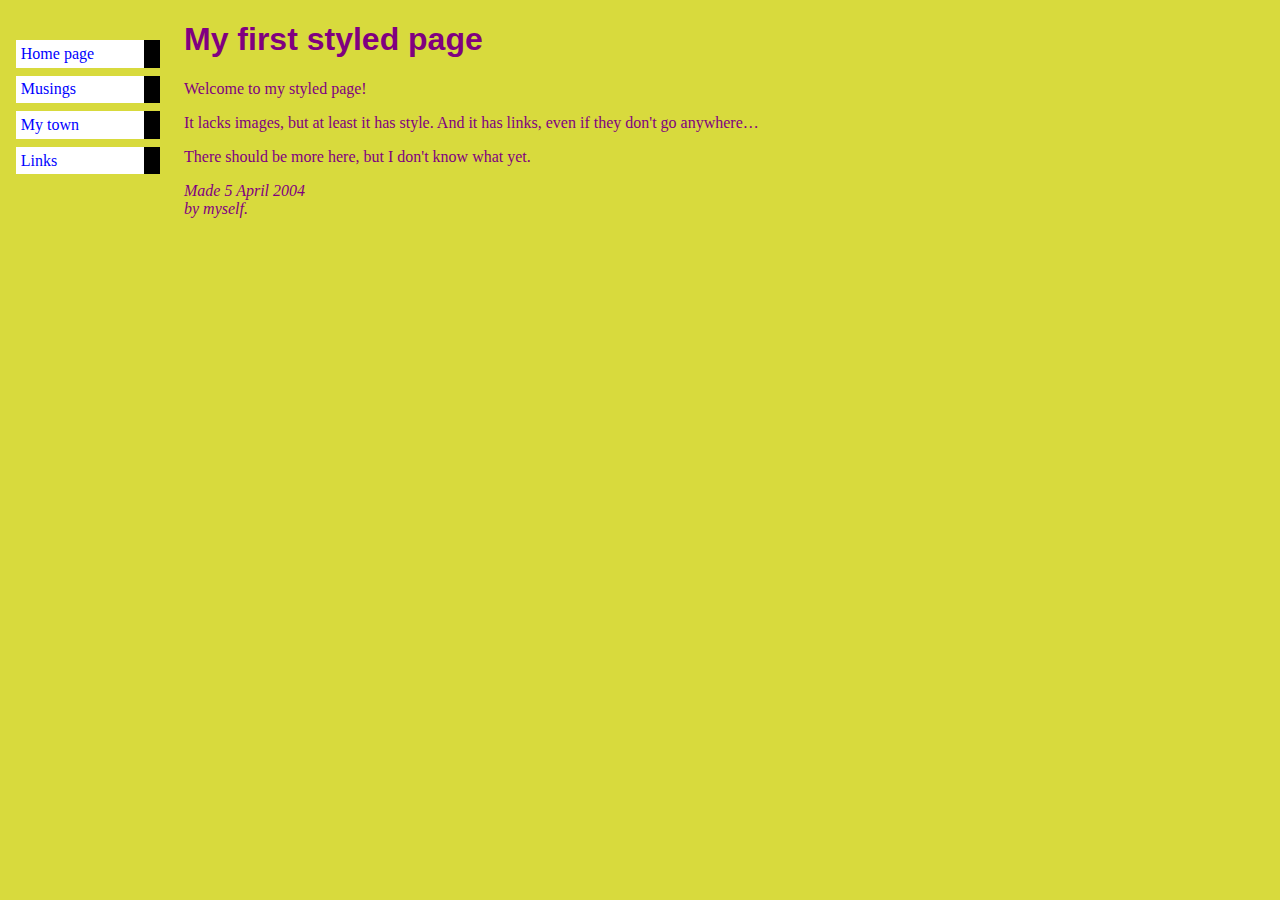
<file: lesson3/demo3.html>
<!DOCTYPE html PUBLIC "-//W3C//DTD HTML 4.01//EN">
<html>
<head>
  <title>My first styled page</title>
  <link rel="stylesheet" href="myself.css">
       
       
        
   
</head>

<body>

<!-- Site navigation menu -->
<ul class="navbar">
  <li><a href="index.html">Home page</a>
  <li><a href="musings.html">Musings</a>
  <li><a href="town.html">My town</a>
  <li><a href="links.html">Links</a>
</ul>

<!-- Main content -->
<h1>My first styled page</h1>

<p>Welcome to my styled page!

<p>It lacks images, but at least it has style.
And it has links, even if they don't go
anywhere&hellip;

<p>There should be more here, but I don't know
what yet.

<!-- Sign and date the page, it's only polite! -->
<address>Made 5 April 2004<br>
  by myself.</address>

</body>
</html>
</file>
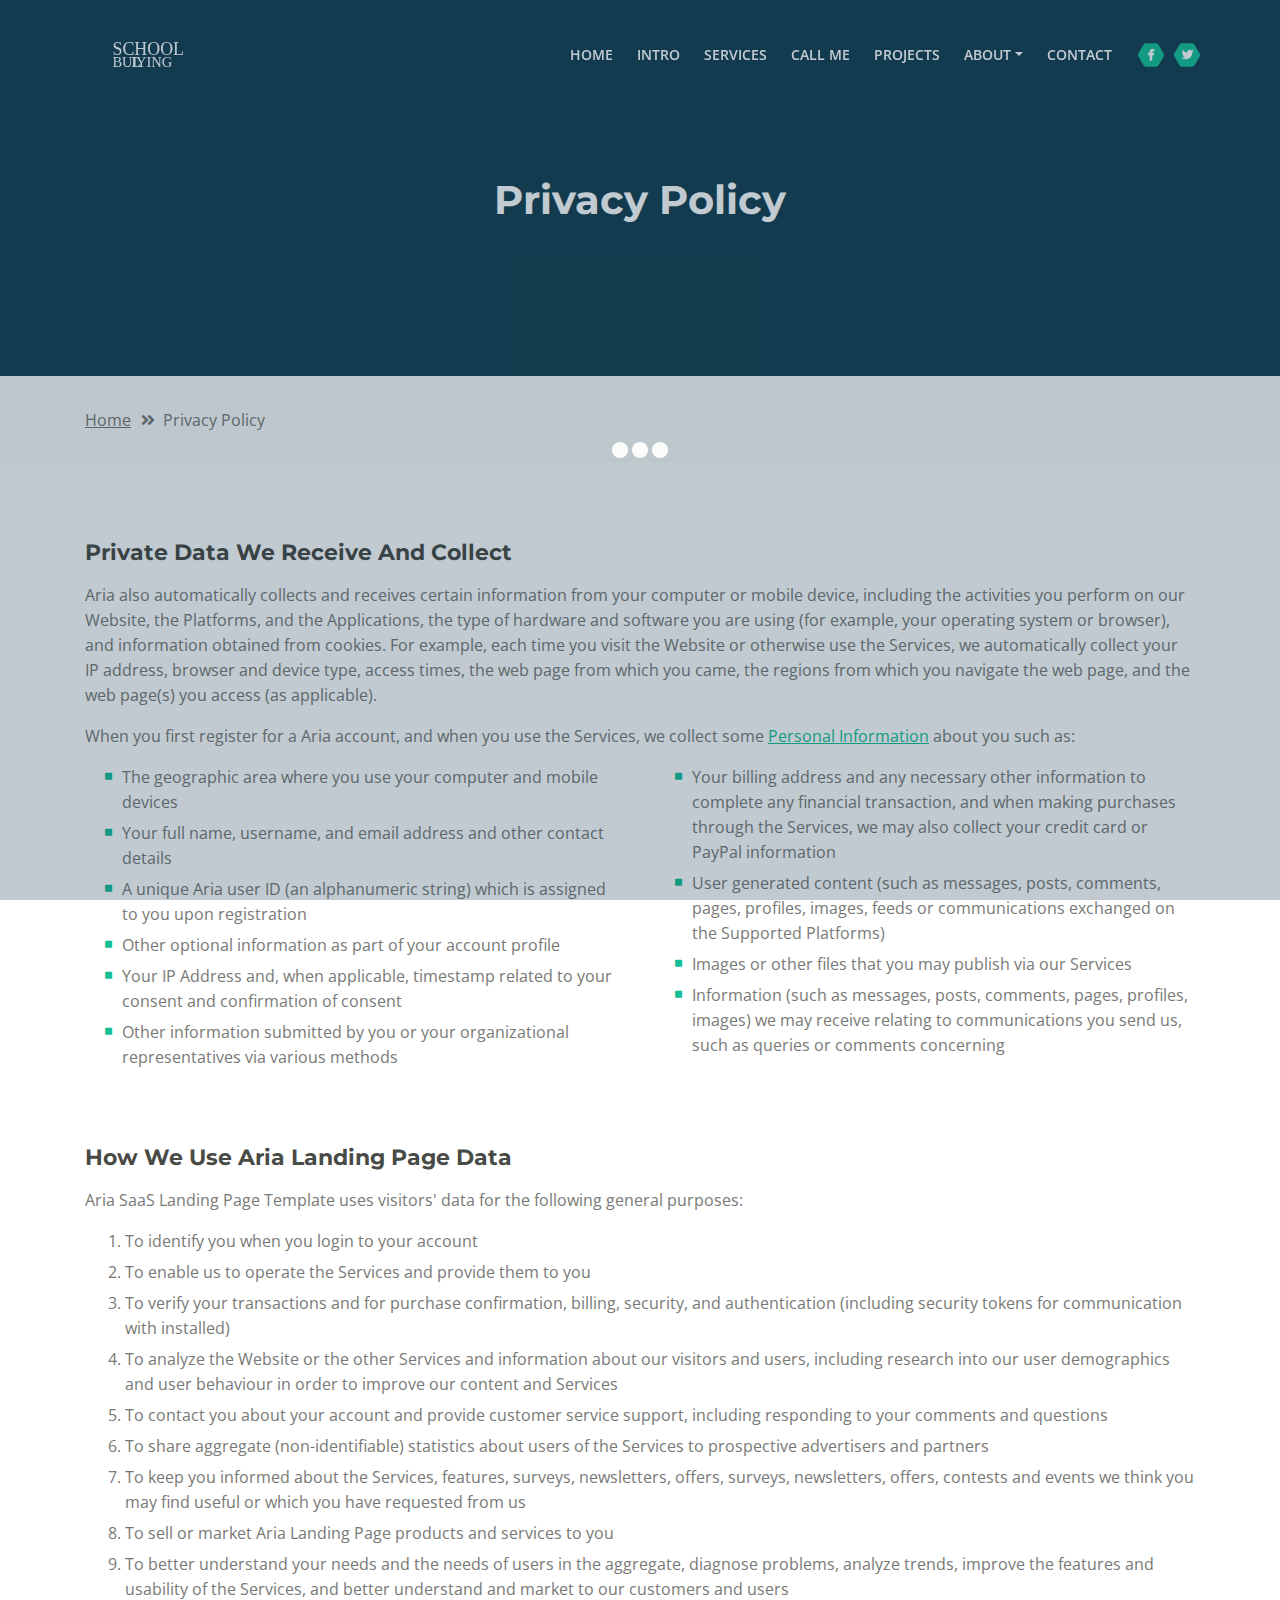
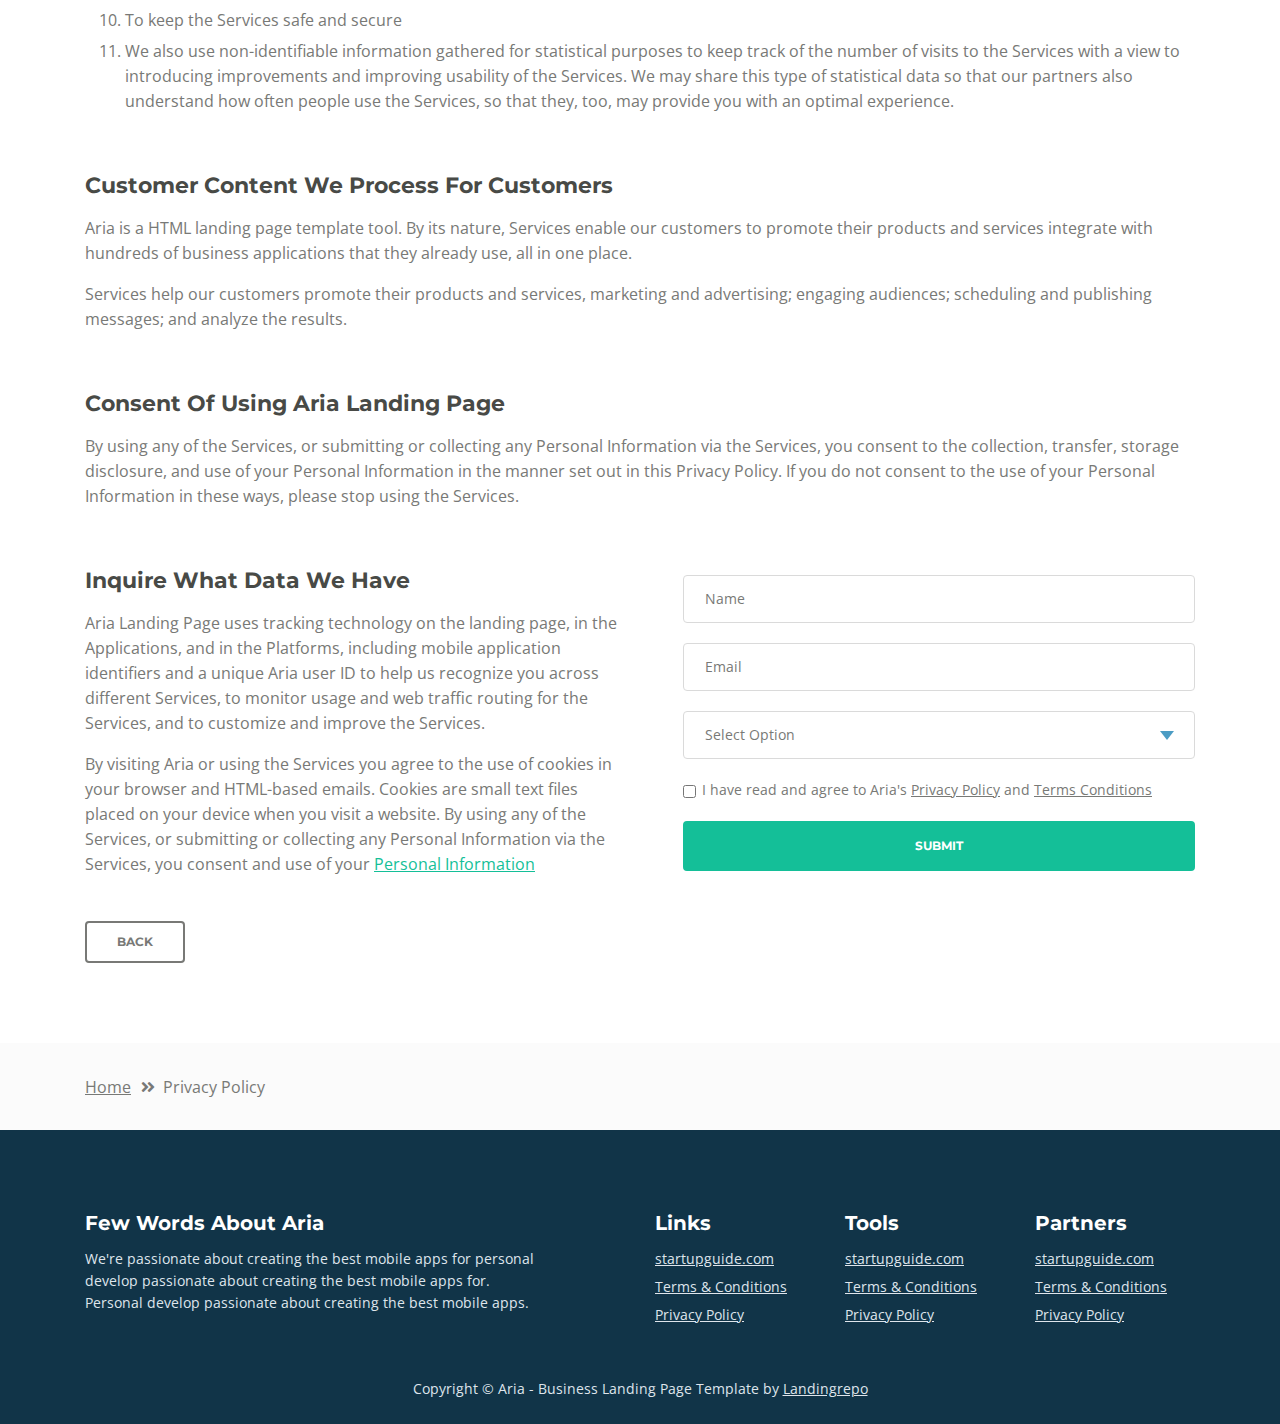
<file: school bullying/web/privacy-policy.html>
<!DOCTYPE html>
<html lang="en">
<head>
    <meta charset="utf-8">
    <meta name="viewport" content="width=device-width, initial-scale=1, shrink-to-fit=no">
    
    <!-- SEO Meta Tags -->
    <meta name="description" content="Aria is a business focused free HTML landing page template built with Bootstrap to help you create lead generation websites for companies and their services.">
    <meta name="author" content="Inovatik">

    <!-- OG Meta Tags to improve the way the post looks when you share the page on LinkedIn, Facebook, Google+ -->
	<meta property="og:site_name" content="" /> <!-- website name -->
	<meta property="og:site" content="" /> <!-- website link -->
	<meta property="og:title" content=""/> <!-- title shown in the actual shared post -->
	<meta property="og:description" content="" /> <!-- description shown in the actual shared post -->
	<meta property="og:image" content="" /> <!-- image link, make sure it's jpg -->
	<meta property="og:url" content="" /> <!-- where do you want your post to link to -->
	<meta property="og:type" content="article" />

    <!-- Website Title -->
    <title>Privacy Policy - Aria - Business HTML Landing Page Template</title>
    
    <!-- Styles -->
    <link href="https://fonts.googleapis.com/css?family=Montserrat:500,700&display=swap&subset=latin-ext" rel="stylesheet">
    <link href="https://fonts.googleapis.com/css?family=Open+Sans:400,400i,600&display=swap&subset=latin-ext" rel="stylesheet">
    <link href="css/bootstrap.css" rel="stylesheet">
    <link href="css/fontawesome-all.css" rel="stylesheet">
    <link href="css/swiper.css" rel="stylesheet">
	<link href="css/magnific-popup.css" rel="stylesheet">
    <link href="css/styles.css" rel="stylesheet">
	
	<!-- Favicon  -->
    <link rel="icon" href="images/favicon.png">
</head>
<body data-spy="scroll" data-target=".fixed-top">
    
    <!-- Preloader -->
	<div class="spinner-wrapper">
        <div class="spinner">
            <div class="bounce1"></div>
            <div class="bounce2"></div>
            <div class="bounce3"></div>
        </div>
    </div>
    <!-- end of preloader -->
    

    <!-- Navbar -->
    <nav class="navbar navbar-expand-md navbar-dark navbar-custom fixed-top">
        <!-- Text Logo - Use this if you don't have a graphic logo -->
        <!-- <a class="navbar-brand logo-text page-scroll" href="index.html">Aria</a> -->

        <!-- Image Logo -->
        <a class="navbar-brand logo-image" href="index.html"><img src="images/logo.svg" alt="alternative"></a>
        
        <!-- Mobile Menu Toggle Button -->
        <button class="navbar-toggler" type="button" data-toggle="collapse" data-target="#navbarsExampleDefault" aria-controls="navbarsExampleDefault" aria-expanded="false" aria-label="Toggle navigation">
            <span class="navbar-toggler-awesome fas fa-bars"></span>
            <span class="navbar-toggler-awesome fas fa-times"></span>
        </button>
        <!-- end of mobile menu toggle button -->

        <div class="collapse navbar-collapse" id="navbarsExampleDefault">
            <ul class="navbar-nav ml-auto">
                <li class="nav-item">
                    <a class="nav-link page-scroll" href="index.html#header">HOME <span class="sr-only">(current)</span></a>
                </li>
                <li class="nav-item">
                    <a class="nav-link page-scroll" href="index.html#intro">INTRO</a>
                </li>
                <li class="nav-item">
                    <a class="nav-link page-scroll" href="index.html#services">SERVICES</a>
                </li>
                <li class="nav-item">
                    <a class="nav-link page-scroll" href="index.html#callMe">CALL ME</a>
                </li>
                <li class="nav-item">
                    <a class="nav-link page-scroll" href="index.html#projects">PROJECTS</a>
                </li>

                <!-- Dropdown Menu -->          
                <li class="nav-item dropdown">
                    <a class="nav-link dropdown-toggle page-scroll" href="index.html#about" id="navbarDropdown" role="button" aria-haspopup="true" aria-expanded="false">ABOUT</a>
                    <div class="dropdown-menu" aria-labelledby="navbarDropdown">
                        <a class="dropdown-item" href="terms-conditions.html"><span class="item-text">TERMS CONDITIONS</span></a>
                        <div class="dropdown-items-divide-hr"></div>
                        <a class="dropdown-item" href="privacy-policy.html"><span class="item-text">PRIVACY POLICY</span></a>
                    </div>
                </li>
                <!-- end of dropdown menu -->

                <li class="nav-item">
                    <a class="nav-link page-scroll" href="index.html#contact">CONTACT</a>
                </li>
            </ul>
            <span class="nav-item social-icons">
                <span class="fa-stack">
                    <a href="#your-link">
                        <span class="hexagon"></span>
                        <i class="fab fa-facebook-f fa-stack-1x"></i>
                    </a>
                </span>
                <span class="fa-stack">
                    <a href="#your-link">
                        <span class="hexagon"></span>
                        <i class="fab fa-twitter fa-stack-1x"></i>
                    </a>
                </span>
            </span>
        </div>
    </nav> <!-- end of navbar -->
    <!-- end of navbar -->


    <!-- Header -->
    <header id="header" class="ex-header">
        <div class="container">
            <div class="row">
                <div class="col-md-12">
                    <h1>Privacy Policy</h1>
                </div> <!-- end of col -->
            </div> <!-- end of row -->
        </div> <!-- end of container -->
    </header> <!-- end of ex-header -->
    <!-- end of header -->


    <!-- Breadcrumbs -->
    <div class="ex-basic-1">
        <div class="container">
            <div class="row">
                <div class="col-lg-12">
                    <div class="breadcrumbs">
                        <a href="index.html">Home</a><i class="fa fa-angle-double-right"></i><span>Privacy Policy</span>
                    </div> <!-- end of breadcrumbs -->
                </div> <!-- end of col -->
            </div> <!-- end of row -->
        </div> <!-- end of container -->
    </div> <!-- end of ex-basic-1 -->
    <!-- end of breadcrumbs -->


    <!-- Privacy Content -->
    <div class="ex-basic-2">
        <div class="container">
            <div class="row">
                <div class="col-lg-12">
                    <div class="text-container">
                        <h3>Private Data We Receive And Collect</h3>
                        <p>Aria also automatically collects and receives certain information from your computer or mobile device, including the activities you perform on our Website, the Platforms, and the Applications, the type of hardware and software you are using (for example, your operating system or browser), and information obtained from cookies. For example, each time you visit the Website or otherwise use the Services, we automatically collect your IP address, browser and device type, access times, the web page from which you came, the regions from which you navigate the web page, and the web page(s) you access (as applicable).</p>
                        <p>When you first register for a Aria account, and when you use the Services, we collect some <a class="green" href="#your-link">Personal Information</a> about you such as:</p>
                        <div class="row">
                            <div class="col-md-6">
                                <ul class="list-unstyled li-space-lg indent">
                                    <li class="media">
                                        <i class="fas fa-square"></i>
                                        <div class="media-body">The geographic area where you use your computer and mobile devices</div>
                                    </li>
                                    <li class="media">
                                        <i class="fas fa-square"></i>
                                        <div class="media-body">Your full name, username, and email address and other contact details</div>
                                    </li>
                                    <li class="media">
                                        <i class="fas fa-square"></i>
                                        <div class="media-body">A unique Aria user ID (an alphanumeric string) which is assigned to you upon registration</div>
                                    </li>
                                    <li class="media">
                                        <i class="fas fa-square"></i>
                                        <div class="media-body">Other optional information as part of your account profile</div>
                                    </li>
                                    <li class="media">
                                        <i class="fas fa-square"></i>
                                        <div class="media-body">Your IP Address and, when applicable, timestamp related to your consent and confirmation of consent</div>
                                    </li>
                                    <li class="media">
                                        <i class="fas fa-square"></i>
                                        <div class="media-body">Other information submitted by you or your organizational representatives via various methods</div>
                                    </li>
                                </ul>
                            </div> <!-- end of col -->

                            <div class="col-md-6">
                                <ul class="list-unstyled li-space-lg indent">
                                    <li class="media">
                                        <i class="fas fa-square"></i>
                                        <div class="media-body">Your billing address and any necessary other information to complete any financial transaction, and when making purchases through the Services, we may also collect your credit card or PayPal information</div>
                                    </li>
                                    <li class="media">
                                        <i class="fas fa-square"></i>
                                        <div class="media-body">User generated content (such as messages, posts, comments, pages, profiles, images, feeds or communications exchanged on the Supported Platforms)</div>
                                    </li>
                                    <li class="media">
                                        <i class="fas fa-square"></i>
                                        <div class="media-body">Images or other files that you may publish via our Services</div>
                                    </li>
                                    <li class="media">
                                        <i class="fas fa-square"></i>
                                        <div class="media-body">Information (such as messages, posts, comments, pages, profiles, images) we may receive relating to communications you send us, such as queries or comments concerning</div>
                                    </li>
                                </ul>
                            </div> <!-- end of col -->
                        </div> <!-- end of row -->
                    </div> <!-- end of text-container-->
                    
                    <div class="text-container">
                        <h3>How We Use Aria Landing Page Data</h3>
                        <p>Aria SaaS Landing Page Template uses visitors' data for the following general purposes:</p>
                        <ol class="li-space-lg">
                            <li>To identify you when you login to your account</li>
                            <li>To enable us to operate the Services and provide them to you</li>
                            <li>To verify your transactions and for purchase confirmation, billing, security, and authentication (including security tokens for communication with installed)</li>
                            <li>To analyze the Website or the other Services and information about our visitors and users, including research into our user demographics and user behaviour in order to improve our content and Services</li>
                            <li>To contact you about your account and provide customer service support, including responding to your comments and questions</li>
                            <li>To share aggregate (non-identifiable) statistics about users of the Services to prospective advertisers and partners</li>
                            <li>To keep you informed about the Services, features, surveys, newsletters, offers, surveys, newsletters, offers, contests and events we think you may find useful or which you have requested from us</li>
                            <li>To sell or market Aria Landing Page products and services to you</li>
                            <li>To better understand your needs and the needs of users in the aggregate, diagnose problems, analyze trends, improve the features and usability of the Services, and better understand and market to our customers and users</li>
                            <li>To keep the Services safe and secure</li>
                            <li>We also use non-identifiable information gathered for statistical purposes to keep track of the number of visits to the Services with a view to introducing improvements and improving usability of the Services. We may share this type of statistical data so that our partners also understand how often people use the Services, so that they, too, may provide you with an optimal experience.</li>
                        </ol>
                    </div> <!-- end of text-container -->

                    <div class="text-container">
                        <h3>Customer Content We Process For Customers</h3>
                        <p>Aria is a HTML landing page template tool. By its nature, Services enable our customers to promote their products and services integrate with hundreds of business applications that they already use, all in one place.</p>
                        <p>Services help our customers promote their products and services, marketing and advertising; engaging audiences; scheduling and publishing messages; and analyze the results.</p>
                    </div> <!-- end of text container -->

                    <div class="text-container">
                        <h3>Consent Of Using Aria Landing Page</h3>
					    <p class="mb-5">By using any of the Services, or submitting or collecting any Personal Information via the Services, you consent to the collection, transfer, storage disclosure, and use of your Personal Information in the manner set out in this Privacy Policy. If you do not consent to the use of your Personal Information in these ways, please stop using the Services.</p>
                    </div> <!-- end of text-container -->
                                       
                    <div class="row">
                        <div class="col-md-6">
                            <div class="text-container last">
                                <h3>Inquire What Data We Have</h3>
                                <p>Aria Landing Page uses tracking technology on the landing page, in the Applications, and in the Platforms, including mobile application identifiers and a unique Aria user ID to help us recognize you across different Services, to monitor usage and web traffic routing for the Services, and to customize and improve the Services.</p>
                                <p> By visiting Aria or using the Services you agree to the use of cookies in your browser and HTML-based emails. Cookies are small text files placed on your device when you visit a website. By using any of the Services, or submitting or collecting any Personal Information via the Services, you consent and use of your <a class="green" href="#your-link">Personal Information</a></p>
                            </div> <!-- end of text container -->
                        </div> <!-- end of col-->
                        <div class="col-md-6">

                            <!-- Privacy Form -->
                            <div class="form-container">
                                <form id="privacyForm" data-toggle="validator" data-focus="false">
                                    <div class="form-group">
                                        <input type="text" class="form-control-input" id="pname" required>
                                        <label class="label-control" for="pname">Name</label>
                                        <div class="help-block with-errors"></div>
                                    </div>
                                    <div class="form-group">
                                        <input type="email" class="form-control-input" id="pemail" required>
                                        <label class="label-control" for="pemail">Email</label>
                                        <div class="help-block with-errors"></div>
                                    </div>
                                    <div class="form-group">
                                        <select class="form-control-select" id="pselect" required>
                                            <option class="select-option" value="" disabled selected>Select Option</option>
                                            <option class="select-option" value="Delete data">Delete my data</option>
                                            <option class="select-option" value="Show me data">Show me my data</option>
                                        </select>
                                        <div class="help-block with-errors"></div>
                                    </div>
                                    <div class="form-group checkbox">
                                        <input type="checkbox" id="pterms" value="Agreed-to-Terms" required>I have read and agree to Aria's <a href="privacy-policy.html">Privacy Policy</a> and <a href="terms-conditions.html">Terms Conditions</a>
                                        <div class="help-block with-errors"></div>
                                    </div>
                                    <div class="form-group">
                                        <button type="submit" class="form-control-submit-button">SUBMIT</button>
                                    </div>
                                    <div class="form-message">
                                        <div id="pmsgSubmit" class="h3 text-center hidden"></div>
                                    </div>
                                </form>
                            </div> <!-- end of form container -->
                            <!-- end of privacy form -->

                        </div> <!-- end of col--> 
                    </div> <!-- end of row -->
                    <a class="btn-outline-reg back" href="index.html">BACK</a>
                </div> <!-- end of col-->
            </div> <!-- end of row -->
        </div> <!-- end of container -->
    </div> <!-- end of ex-basic-2 -->
    <!-- end of privacy content -->


    <!-- Breadcrumbs -->
    <div class="ex-basic-1">
        <div class="container">
            <div class="row">
                <div class="col-lg-12">
                    <div class="breadcrumbs">
                        <a href="index.html">Home</a><i class="fa fa-angle-double-right"></i><span>Privacy Policy</span>
                    </div> <!-- end of breadcrumbs -->
                </div> <!-- end of col -->
            </div> <!-- end of row -->
        </div> <!-- end of container -->
    </div> <!-- end of ex-basic-1 -->
    <!-- end of breadcrumbs -->

    
    <!-- Footer -->
    <div class="footer">
        <div class="container">
            <div class="row">
                <div class="col-md-6">
                    <div class="text-container about">
                        <h4>Few Words About Aria</h4>
                        <p class="white">We're passionate about creating the best mobile apps for personal develop passionate about creating the best mobile apps for. Personal develop passionate about creating the best mobile apps.</p>
                    </div> <!-- end of text-container -->
                </div> <!-- end of col -->
                <div class="col-md-2">
                    <div class="text-container">
                        <h4>Links</h4>
                        <ul class="list-unstyled li-space-lg white">
                            <li>
                                <a class="white" href="#your-link">startupguide.com</a>
                            </li>
                            <li>
                                <a class="white" href="terms-conditions.html">Terms & Conditions</a>
                            </li>
                            <li>
                                <a class="white" href="privacy-policy.html">Privacy Policy</a>
                            </li>
                        </ul>
                    </div> <!-- end of text-container -->
                </div> <!-- end of col -->
                <div class="col-md-2">
                    <div class="text-container">
                        <h4>Tools</h4>
                        <ul class="list-unstyled li-space-lg">
                            <li>
                                <a class="white" href="#your-link">startupguide.com</a>
                            </li>
                            <li>
                                <a class="white" href="terms-conditions.html">Terms & Conditions</a>
                            </li>
                            <li class="media">
                                <a class="white" href="privacy-policy.html">Privacy Policy</a>
                            </li>
                        </ul>
                    </div> <!-- end of text-container -->
                </div> <!-- end of col -->
                <div class="col-md-2">
                    <div class="text-container">
                        <h4>Partners</h4>
                        <ul class="list-unstyled li-space-lg">
                            <li>
                                <a class="white" href="#your-link">startupguide.com</a>
                            </li>
                            <li>
                                <a class="white" href="terms-conditions.html">Terms & Conditions</a>
                            </li>
                            <li>
                                <a class="white" href="privacy-policy.html">Privacy Policy</a>
                            </li>
                        </ul>
                    </div> <!-- end of text-container -->
                </div> <!-- end of col -->
            </div> <!-- end of row -->
        </div> <!-- end of container -->
    </div> <!-- end of footer -->  
    <!-- end of footer -->


    <!-- Copyright -->
    <div class="copyright">
        <div class="container">
            <div class="row">
                <div class="col-lg-12">
                    <p class="p-small white">Copyright © Aria - Business Landing Page Template by <a class="white" href="https://landingrepo.com">Landingrepo</a></p>
                </div> <!-- end of col -->
            </div> <!-- enf of row -->
        </div> <!-- end of container -->
    </div> <!-- end of copyright --> 
    <!-- end of copyright -->

    
    <!-- Scripts -->
    <script src="js/jquery.min.js"></script> <!-- jQuery for Bootstrap's JavaScript plugins -->
    <script src="js/popper.min.js"></script> <!-- Popper tooltip library for Bootstrap -->
    <script src="js/bootstrap.min.js"></script> <!-- Bootstrap framework -->
    <script src="js/jquery.easing.min.js"></script> <!-- jQuery Easing for smooth scrolling between anchors -->
    <script src="js/swiper.min.js"></script> <!-- Swiper for image and text sliders -->
    <script src="js/jquery.magnific-popup.js"></script> <!-- Magnific Popup for lightboxes -->
    <script src="js/morphext.min.js"></script> <!-- Morphtext rotating text in the header -->
    <script src="js/isotope.pkgd.min.js"></script> <!-- Isotope for filter -->
    <script src="js/validator.min.js"></script> <!-- Validator.js - Bootstrap plugin that validates forms -->
    <script src="js/scripts.js"></script> <!-- Custom scripts -->
</body>
</html>
</file>
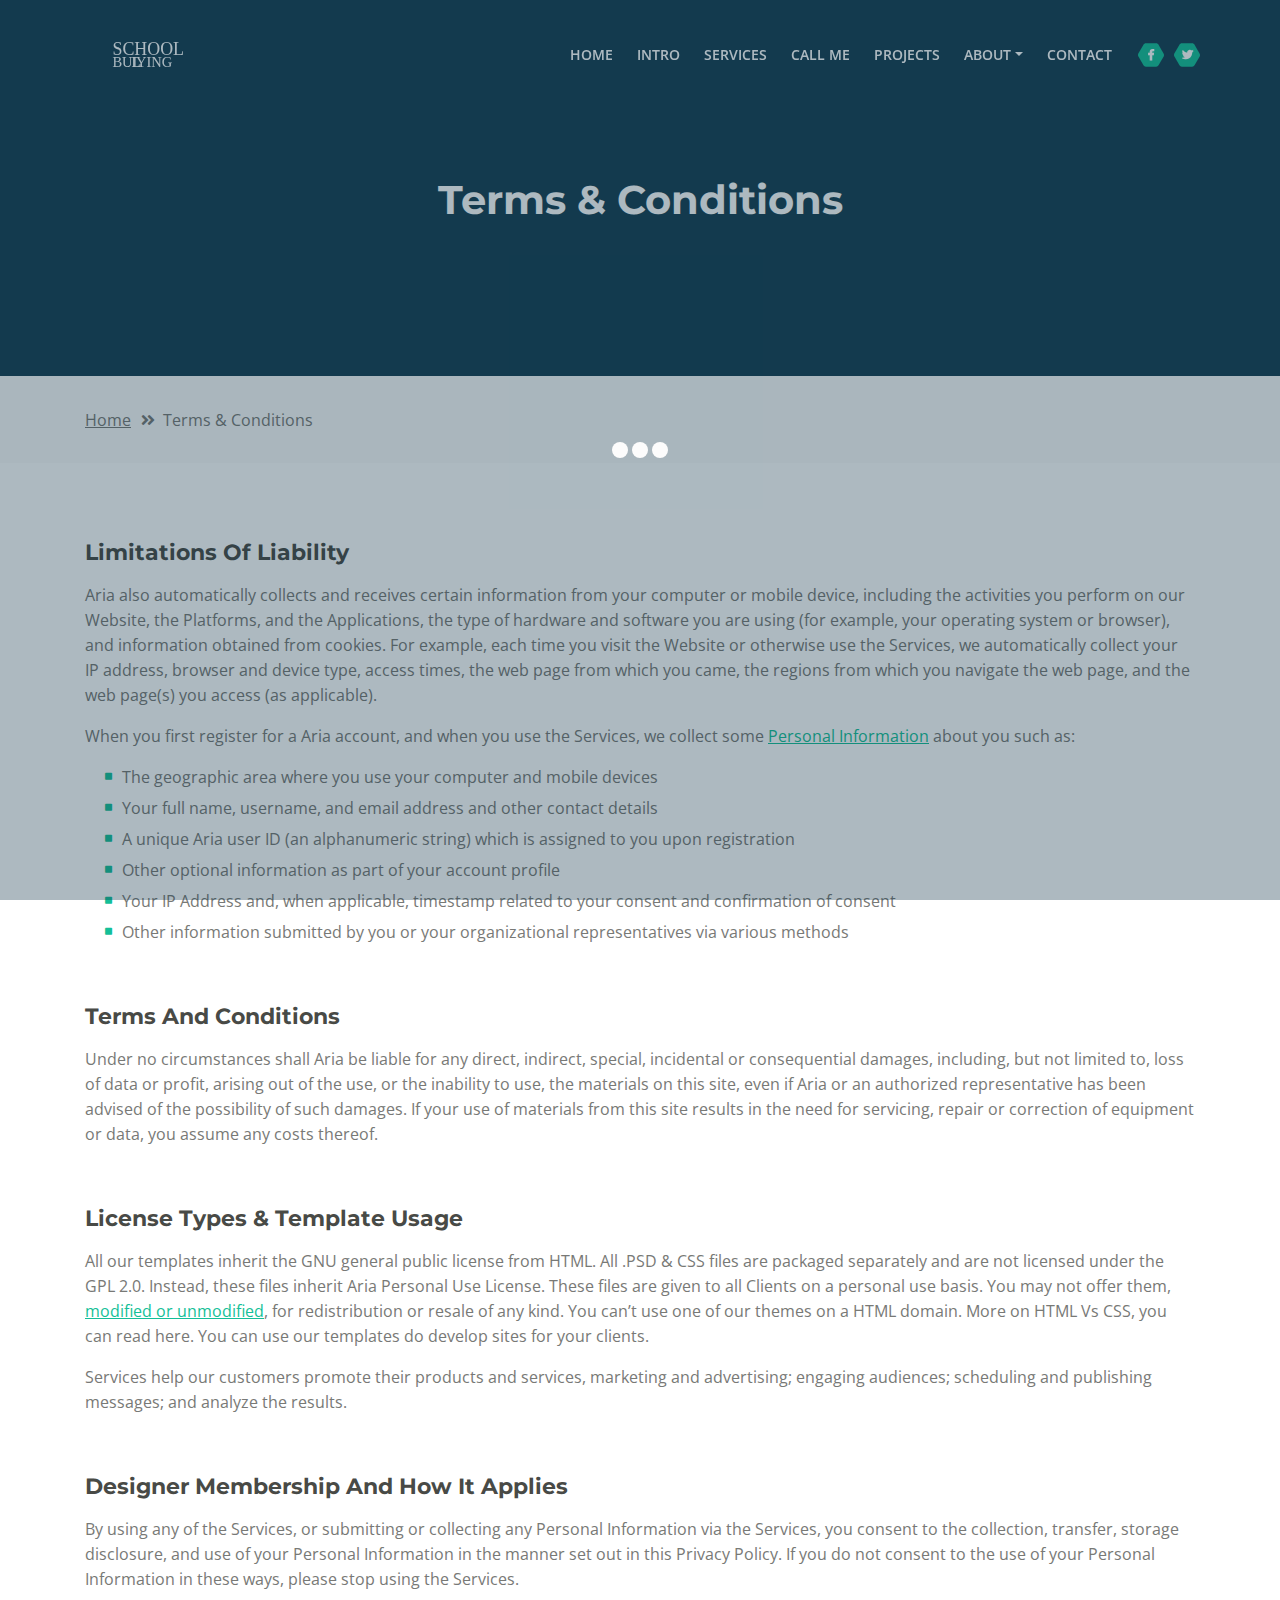
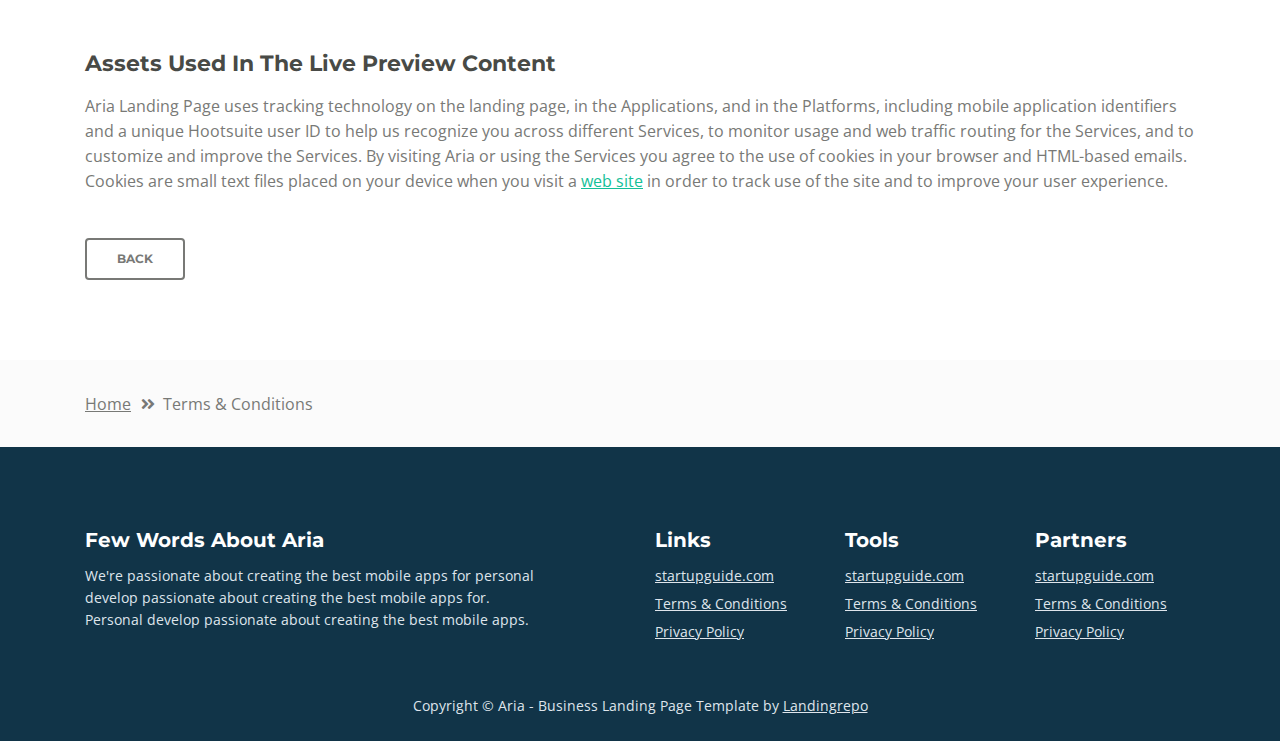
<file: school bullying/web/terms-conditions.html>
<!DOCTYPE html>
<html lang="en">
<head>
    <meta charset="utf-8">
    <meta name="viewport" content="width=device-width, initial-scale=1, shrink-to-fit=no">
    
    <!-- SEO Meta Tags -->
    <meta name="description" content="Aria is a business focused free HTML landing page template built with Bootstrap to help you create lead generation websites for companies and their services.">
    <meta name="author" content="Inovatik">

    <!-- OG Meta Tags to improve the way the post looks when you share the page on LinkedIn, Facebook, Google+ -->
	<meta property="og:site_name" content="" /> <!-- website name -->
	<meta property="og:site" content="" /> <!-- website link -->
	<meta property="og:title" content=""/> <!-- title shown in the actual shared post -->
	<meta property="og:description" content="" /> <!-- description shown in the actual shared post -->
	<meta property="og:image" content="" /> <!-- image link, make sure it's jpg -->
	<meta property="og:url" content="" /> <!-- where do you want your post to link to -->
	<meta property="og:type" content="article" />

    <!-- Website Title -->
    <title>Terms Conditions - Aria - Business HTML Landing Page Template</title>
    
    <!-- Styles -->
    <link href="https://fonts.googleapis.com/css?family=Montserrat:500,700&display=swap&subset=latin-ext" rel="stylesheet">
    <link href="https://fonts.googleapis.com/css?family=Open+Sans:400,400i,600&display=swap&subset=latin-ext" rel="stylesheet">
    <link href="css/bootstrap.css" rel="stylesheet">
    <link href="css/fontawesome-all.css" rel="stylesheet">
    <link href="css/swiper.css" rel="stylesheet">
	<link href="css/magnific-popup.css" rel="stylesheet">
    <link href="css/styles.css" rel="stylesheet">
	
	<!-- Favicon  -->
    <link rel="icon" href="images/favicon.png">
</head>
<body data-spy="scroll" data-target=".fixed-top">
    
    <!-- Preloader -->
	<div class="spinner-wrapper">
        <div class="spinner">
            <div class="bounce1"></div>
            <div class="bounce2"></div>
            <div class="bounce3"></div>
        </div>
    </div>
    <!-- end of preloader -->
    

    <!-- Navbar -->
    <nav class="navbar navbar-expand-md navbar-dark navbar-custom fixed-top">
        <!-- Text Logo - Use this if you don't have a graphic logo -->
        <!-- <a class="navbar-brand logo-text page-scroll" href="index.html">Aria</a> -->

        <!-- Image Logo -->
        <a class="navbar-brand logo-image" href="index.html"><img src="images/logo.svg" alt="alternative"></a>
        
        <!-- Mobile Menu Toggle Button -->
        <button class="navbar-toggler" type="button" data-toggle="collapse" data-target="#navbarsExampleDefault" aria-controls="navbarsExampleDefault" aria-expanded="false" aria-label="Toggle navigation">
            <span class="navbar-toggler-awesome fas fa-bars"></span>
            <span class="navbar-toggler-awesome fas fa-times"></span>
        </button>
        <!-- end of mobile menu toggle button -->

        <div class="collapse navbar-collapse" id="navbarsExampleDefault">
            <ul class="navbar-nav ml-auto">
                <li class="nav-item">
                    <a class="nav-link page-scroll" href="index.html#header">HOME <span class="sr-only">(current)</span></a>
                </li>
                <li class="nav-item">
                    <a class="nav-link page-scroll" href="index.html#intro">INTRO</a>
                </li>
                <li class="nav-item">
                    <a class="nav-link page-scroll" href="index.html#services">SERVICES</a>
                </li>
                <li class="nav-item">
                    <a class="nav-link page-scroll" href="index.html#callMe">CALL ME</a>
                </li>
                <li class="nav-item">
                    <a class="nav-link page-scroll" href="index.html#projects">PROJECTS</a>
                </li>

                <!-- Dropdown Menu -->          
                <li class="nav-item dropdown">
                    <a class="nav-link dropdown-toggle page-scroll" href="index.html#about" id="navbarDropdown" role="button" aria-haspopup="true" aria-expanded="false">ABOUT</a>
                    <div class="dropdown-menu" aria-labelledby="navbarDropdown">
                        <a class="dropdown-item" href="terms-conditions.html"><span class="item-text">TERMS CONDITIONS</span></a>
                        <div class="dropdown-items-divide-hr"></div>
                        <a class="dropdown-item" href="privacy-policy.html"><span class="item-text">PRIVACY POLICY</span></a>
                    </div>
                </li>
                <!-- end of dropdown menu -->

                <li class="nav-item">
                    <a class="nav-link page-scroll" href="index.html#contact">CONTACT</a>
                </li>
            </ul>
            <span class="nav-item social-icons">
                <span class="fa-stack">
                    <a href="#your-link">
                        <span class="hexagon"></span>
                        <i class="fab fa-facebook-f fa-stack-1x"></i>
                    </a>
                </span>
                <span class="fa-stack">
                    <a href="#your-link">
                        <span class="hexagon"></span>
                        <i class="fab fa-twitter fa-stack-1x"></i>
                    </a>
                </span>
            </span>
        </div>
    </nav> <!-- end of navbar -->
    <!-- end of navbar -->


    <!-- Header -->
    <header id="header" class="ex-header">
        <div class="container">
            <div class="row">
                <div class="col-lg-12">
                    <h1>Terms & Conditions</h1>
                </div> <!-- end of col -->
            </div> <!-- end of row -->
        </div> <!-- end of container -->
    </header> <!-- end of ex-header -->
    <!-- end of header -->


    <!-- Breadcrumbs -->
    <div class="ex-basic-1">
        <div class="container">
            <div class="row">
                <div class="col-lg-12">
                    <div class="breadcrumbs">
                        <a href="index.html">Home</a><i class="fa fa-angle-double-right"></i><span>Terms & Conditions</span>
                    </div> <!-- end of breadcrumbs -->
                </div> <!-- end of col -->
            </div> <!-- end of row -->
        </div> <!-- end of container -->
    </div> <!-- end of ex-basic-1 -->
    <!-- end of breadcrumbs -->


    <!-- Terms Content -->
    <div class="ex-basic-2">
        <div class="container">
            <div class="row">
                <div class="col-lg-12">
                    <div class="text-container">
                        <h3>Limitations Of Liability</h3>
                        <p>Aria also automatically collects and receives certain information from your computer or mobile device, including the activities you perform on our Website, the Platforms, and the Applications, the type of hardware and software you are using (for example, your operating system or browser), and information obtained from cookies. For example, each time you visit the Website or otherwise use the Services, we automatically collect your IP address, browser and device type, access times, the web page from which you came, the regions from which you navigate the web page, and the web page(s) you access (as applicable).</p>
                        <p>When you first register for a Aria account, and when you use the Services, we collect some <a class="green" href="#your-link">Personal Information</a> about you such as:</p>
                        <ul class="list-unstyled li-space-lg indent">
                            <li class="media">
                                <i class="fas fa-square"></i>
                                <div class="media-body">The geographic area where you use your computer and mobile devices</div>
                            </li>
                            <li class="media">
                                <i class="fas fa-square"></i>
                                <div class="media-body">Your full name, username, and email address and other contact details</div>
                            </li>
                            <li class="media">
                                <i class="fas fa-square"></i>
                                <div class="media-body">A unique Aria user ID (an alphanumeric string) which is assigned to you upon registration</div>
                            </li>
                            <li class="media">
                                <i class="fas fa-square"></i>
                                <div class="media-body">Other optional information as part of your account profile</div>
                            </li>
                            <li class="media">
                                <i class="fas fa-square"></i>
                                <div class="media-body">Your IP Address and, when applicable, timestamp related to your consent and confirmation of consent</div>
                            </li>
                            <li class="media">
                                <i class="fas fa-square"></i>
                                <div class="media-body">Other information submitted by you or your organizational representatives via various methods</div>
                            </li>
                        </ul>
                    </div> <!-- end of text-container -->
                    
                    <div class="text-container">
                        <h3>Terms And Conditions</h3>
                        <p>Under no circumstances shall Aria be liable for any direct, indirect, special, incidental or consequential damages, including, but not limited to, loss of data or profit, arising out of the use, or the inability to use, the materials on this site, even if Aria or an authorized representative has been advised of the possibility of such damages. If your use of materials from this site results in the need for servicing, repair or correction of equipment or data, you assume any costs thereof.</p>
                    </div> <!-- end of text-container -->

                    <div class="text-container">
                        <h3>License Types & Template Usage</h3>
                        <p>All our templates inherit the GNU general public license from HTML. All .PSD & CSS files are packaged separately and are not licensed under the GPL 2.0. Instead, these files inherit Aria Personal Use License. These files are given to all Clients on a personal use basis. You may not offer them, <a class="green" href="#your-link">modified or unmodified</a>, for redistribution or resale of any kind. You can’t use one of our themes on a HTML domain. More on HTML Vs CSS, you can read here. You can use our templates do develop sites for your clients.</p>
                        <p>Services help our customers promote their products and services, marketing and advertising; engaging audiences; scheduling and publishing messages; and analyze the results.</p>
                    </div> <!-- end of text-container -->

                    <div class="text-container">
                        <h3>Designer Membership And How It Applies</h3>
                        <p>By using any of the Services, or submitting or collecting any Personal Information via the Services, you consent to the collection, transfer, storage disclosure, and use of your Personal Information in the manner set out in this Privacy Policy. If you do not consent to the use of your Personal Information in these ways, please stop using the Services.</p>
                    </div> <!-- end of text-container -->
                    
                    <div class="text-container last">
                        <h3>Assets Used In The Live Preview Content</h3>
                        <p>Aria Landing Page uses tracking technology on the landing page, in the Applications, and in the Platforms, including mobile application identifiers and a unique Hootsuite user ID to help us recognize you across different Services, to monitor usage and web traffic routing for the Services, and to customize and improve the Services. By visiting Aria or using the Services you agree to the use of cookies in your browser and HTML-based emails. Cookies are small text files placed on your device when you visit a <a class="green" href="#your-link">web site</a> in order to track use of the site and to improve your user experience.</p>
                        <a class="btn-outline-reg" href="index.html">BACK</a>
                    </div> <!-- end of text-container -->
                </div>
            </div> <!-- end of row -->
        </div> <!-- end of container -->
    </div> <!-- end of ex-basic -->
    <!-- end of terms content -->

    
    <!-- Breadcrumbs -->
    <div class="ex-basic-1">
        <div class="container">
            <div class="row">
                <div class="col-lg-12">
                    <div class="breadcrumbs">
                        <a href="index.html">Home</a><i class="fa fa-angle-double-right"></i><span>Terms & Conditions</span>
                    </div> <!-- end of breadcrumbs -->
                </div> <!-- end of col -->
            </div> <!-- end of row -->
        </div> <!-- end of container -->
    </div> <!-- end of ex-basic-1 -->
    <!-- end of breadcrumbs -->


    <!-- Footer -->
    <div class="footer">
        <div class="container">
            <div class="row">
                <div class="col-md-6">
                    <div class="text-container about">
                        <h4>Few Words About Aria</h4>
                        <p class="white">We're passionate about creating the best mobile apps for personal develop passionate about creating the best mobile apps for. Personal develop passionate about creating the best mobile apps.</p>
                    </div> <!-- end of text-container -->
                </div> <!-- end of col -->
                <div class="col-md-2">
                    <div class="text-container">
                        <h4>Links</h4>
                        <ul class="list-unstyled li-space-lg white">
                            <li>
                                <a class="white" href="#your-link">startupguide.com</a>
                            </li>
                            <li>
                                <a class="white" href="terms-conditions.html">Terms & Conditions</a>
                            </li>
                            <li>
                                <a class="white" href="privacy-policy.html">Privacy Policy</a>
                            </li>
                        </ul>
                    </div> <!-- end of text-container -->
                </div> <!-- end of col -->
                <div class="col-md-2">
                    <div class="text-container">
                        <h4>Tools</h4>
                        <ul class="list-unstyled li-space-lg">
                            <li>
                                <a class="white" href="#your-link">startupguide.com</a>
                            </li>
                            <li>
                                <a class="white" href="terms-conditions.html">Terms & Conditions</a>
                            </li>
                            <li class="media">
                                <a class="white" href="privacy-policy.html">Privacy Policy</a>
                            </li>
                        </ul>
                    </div> <!-- end of text-container -->
                </div> <!-- end of col -->
                <div class="col-md-2">
                    <div class="text-container">
                        <h4>Partners</h4>
                        <ul class="list-unstyled li-space-lg">
                            <li>
                                <a class="white" href="#your-link">startupguide.com</a>
                            </li>
                            <li>
                                <a class="white" href="terms-conditions.html">Terms & Conditions</a>
                            </li>
                            <li>
                                <a class="white" href="privacy-policy.html">Privacy Policy</a>
                            </li>
                        </ul>
                    </div> <!-- end of text-container -->
                </div> <!-- end of col -->
            </div> <!-- end of row -->
        </div> <!-- end of container -->
    </div> <!-- end of footer -->  
    <!-- end of footer -->


    <!-- Copyright -->
    <div class="copyright">
        <div class="container">
            <div class="row">
                <div class="col-lg-12">
                    <p class="p-small white">Copyright © Aria - Business Landing Page Template by <a class="white" href="https://landingrepo.com">Landingrepo</a></p>
                </div> <!-- end of col -->
            </div> <!-- enf of row -->
        </div> <!-- end of container -->
    </div> <!-- end of copyright --> 
    <!-- end of copyright -->

	
    <!-- Scripts -->
    <script src="js/jquery.min.js"></script> <!-- jQuery for Bootstrap's JavaScript plugins -->
    <script src="js/popper.min.js"></script> <!-- Popper tooltip library for Bootstrap -->
    <script src="js/bootstrap.min.js"></script> <!-- Bootstrap framework -->
    <script src="js/jquery.easing.min.js"></script> <!-- jQuery Easing for smooth scrolling between anchors -->
    <script src="js/swiper.min.js"></script> <!-- Swiper for image and text sliders -->
    <script src="js/jquery.magnific-popup.js"></script> <!-- Magnific Popup for lightboxes -->
    <script src="js/morphext.min.js"></script> <!-- Morphtext rotating text in the header -->
    <script src="js/isotope.pkgd.min.js"></script> <!-- Isotope for filter -->
    <script src="js/validator.min.js"></script> <!-- Validator.js - Bootstrap plugin that validates forms -->
    <script src="js/scripts.js"></script> <!-- Custom scripts -->
</body>
</html>
</file>
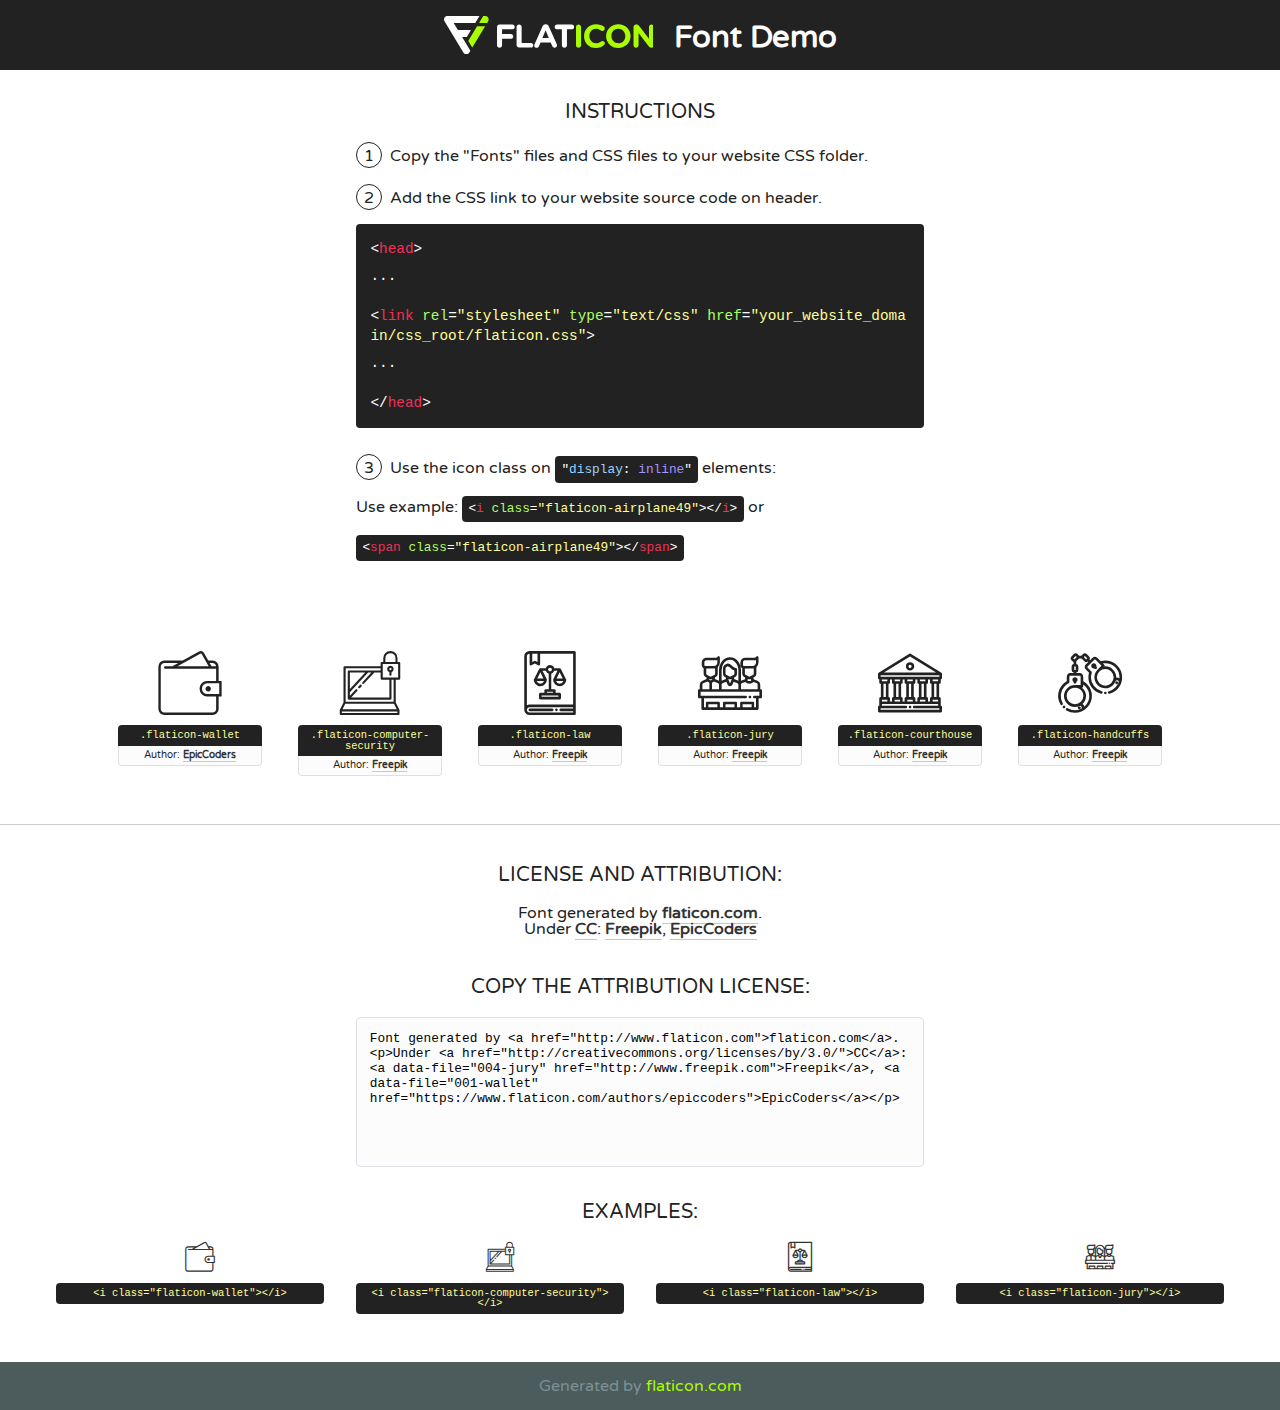
<file: KOL/law/law/assets/fonts/law-icons/font/flaticon.html>
<!DOCTYPE html>
<!--
  Flaticon icon font: Flaticon
  Creation date: 13/09/2017 10:02
-->
<html>
<!DOCTYPE html>
<html>

<head>
    <title>Flaticon WebFont</title>
    <link href="http://fonts.googleapis.com/css?family=Varela+Round" rel="stylesheet" type="text/css" />
    <link rel="stylesheet" type="text/css" href="flaticon.css">
    <meta charset="UTF-8">
    <style>
    html, body, div, span, applet, object, iframe,
    h1, h2, h3, h4, h5, h6, p, blockquote, pre,
    a, abbr, acronym, address, big, cite, code,
    del, dfn, em, img, ins, kbd, q, s, samp,
    small, strike, strong, sub, sup, tt, var,
    b, u, i, center,
    dl, dt, dd, ol, ul, li,
    fieldset, form, label, legend,
    table, caption, tbody, tfoot, thead, tr, th, td,
    article, aside, canvas, details, embed, 
    figure, figcaption, footer, header, hgroup, 
    menu, nav, output, ruby, section, summary,
    time, mark, audio, video {
        margin: 0;
        padding: 0;
        border: 0;
        font-size: 100%;
        font: inherit;
        vertical-align: baseline;
    }
    /* HTML5 display-role reset for older browsers */
    article, aside, details, figcaption, figure, 
    footer, header, hgroup, menu, nav, section {
        display: block;
    }
    body {
        line-height: 1;
    }
    ol, ul {
        list-style: none;
    }
    blockquote, q {
        quotes: none;
    }
    blockquote:before, blockquote:after,
    q:before, q:after {
        content: '';
        content: none;
    }
    table {
        border-collapse: collapse;
        border-spacing: 0;
    }
    body {
        font-family: 'Varela Round', Helvetica, Arial, sans-serif;
        font-size: 16px;
        color: #222;
    }
    a {
        color: #333;
        border-bottom: 1px solid #a9fd00;
        font-weight: bold;
        text-decoration: none;
    }
    * {
        -moz-box-sizing: border-box;
        -webkit-box-sizing: border-box;
        box-sizing: border-box;
        margin: 0;
        padding: 0;
    }
    [class^="flaticon-"]:before, [class*=" flaticon-"]:before, [class^="flaticon-"]:after, [class*=" flaticon-"]:after {
        font-family: Flaticon;
        font-size: 30px;
        font-style: normal;
        margin-left: 20px;
        color: #333;
    }
    .wrapper {
        max-width: 600px;
        margin: auto;
        padding: 0 1em;
    }
    .title {
        font-size: 1.25em;
        text-align: center;
        margin-bottom: 1em;
        text-transform: uppercase;
    }
    header {
        text-align: center;
        background-color: #222;
        color: #fff;
        padding: 1em;
    }
    header .logo {
        width: 210px;
        height: 38px;
        display: inline-block;
        vertical-align: middle;
        margin-right: 1em;
        border: none;
    }
    header strong {
        font-size: 1.95em;
        font-weight: bold;
        vertical-align: middle;
        margin-top: 5px;
        display: inline-block;
    }
    .demo {
        margin: 2em auto;
        line-height: 1.25em;
    }
    .demo ul li {
        margin-bottom: 1em;
    }
    .demo ul li .num {
        color: #222;
        border-radius: 20px;
        display: inline-block;
        width: 26px;
        padding: 3px;
        height: 26px;
        text-align: center;
        margin-right: 0.5em;
        border: 1px solid #222;
    }
    .demo ul li code {
        background-color: #222;
        border-radius: 4px;
        padding: 0.25em 0.5em;
        display: inline-block;
        color: #fff;
        font-family: Consolas,Monaco,Lucida Console,Liberation Mono,DejaVu Sans Mono,Bitstream Vera Sans Mono,Courier New, monospace;
        font-weight: lighter;
        margin-top: 1em;
        font-size: 0.8em;
        word-break: break-all;
    }
    .demo ul li code.big {
        padding: 1em;
        font-size: 0.9em;
    }
    .demo ul li code .red {
        color: #EF3159;
    }
    .demo ul li code .green {
        color: #ACFF65;
    }
    .demo ul li code .yellow {
        color: #FFFF99;
    }
    .demo ul li code .blue {
        color: #99D3FF;
    }
    .demo ul li code .purple {
        color: #A295FF;
    }
    .demo ul li code .dots {
        margin-top: 0.5em;
        display: block;
    }
    #glyphs {
        border-bottom: 1px solid #ccc;
        padding: 2em 0;
        text-align: center;
    }
    .glyph {
        display: inline-block;
        width: 9em;
        margin: 1em;
        text-align: center;
        vertical-align: top;
        background: #FFF;
    }
    .glyph .glyph-icon {
        padding: 10px;
        display: block;
        font-family:"Flaticon";
        font-size: 64px;
        line-height: 1;
    }
    .glyph .glyph-icon:before {
        font-size: 64px;
        color: #222;
        margin-left: 0;
    }
    .class-name {
        font-size: 0.65em;
        background-color: #222;
        color: #fff;
        border-radius: 4px 4px 0 0;
        padding: 0.5em;
        color: #FFFF99;
        font-family: Consolas,Monaco,Lucida Console,Liberation Mono,DejaVu Sans Mono,Bitstream Vera Sans Mono,Courier New, monospace;
    }
    .author-name {
        font-size: 0.6em;
        background-color: #fcfcfd;
        border: 1px solid #DEDEE4;
        border-top: 0;
        border-radius: 0 0 4px 4px;
        padding: 0.5em;
    }
    .class-name:last-child {
        font-size: 10px;
        color:#888;
    }
    .class-name:last-child a {
        font-size: 10px;
        color:#555;
    }
    .class-name:last-child a:hover {
        color:#a9fd00;
    }
    .glyph > input {
        display: block;
        width: 100px;
        margin: 5px auto;
        text-align: center;
        font-size: 12px;
        cursor: text;
    }
    .glyph > input.icon-input {
        font-family:"Flaticon";
        font-size: 16px;
        margin-bottom: 10px;
    }
    .attribution .title {
        margin-top: 2em;
    }
    .attribution textarea {
        background-color: #fcfcfd;
        padding: 1em;
        border: none;
        box-shadow: none;
        border: 1px solid #DEDEE4;
        border-radius: 4px;
        resize: none;
        width: 100%;
        height: 150px;
        font-size: 0.8em;
        font-family: Consolas,Monaco,Lucida Console,Liberation Mono,DejaVu Sans Mono,Bitstream Vera Sans Mono,Courier New, monospace;
        -webkit-appearance: none;
    }
    .iconsuse {
        margin: 2em auto;
        text-align: center;
        max-width: 1200px;
    }
    .iconsuse:after {
        content: '';
        display: table;
        clear: both;
    }
    .iconsuse .image {
        float: left;
        width: 25%;
        padding: 0 1em;
    }
    .iconsuse .image p {
        margin-bottom: 1em;
    }
    .iconsuse .image span {
        display: block;
        font-size: 0.65em;
        background-color: #222;
        color: #fff;
        border-radius: 4px;
        padding: 0.5em;
        color: #FFFF99;
        margin-top: 1em;
        font-family: Consolas,Monaco,Lucida Console,Liberation Mono,DejaVu Sans Mono,Bitstream Vera Sans Mono,Courier New, monospace;
    }
    #footer {
        text-align: center;
        background-color: #4C5B5C;
        color: #7c9192;
        padding: 1em;
    }
    #footer a {
        border: none;
        color: #a9fd00;
        font-weight: normal;
    }
    @media (max-width: 960px) {
        .iconsuse .image {
            width: 50%;
        }
    }
    @media (max-width: 560px) {
        .iconsuse .image {
            width: 100%;
        }
    }
    </style>
</head>

<body class="characters-off">

    <header>
        <a href="http://www.flaticon.com" target="_blank" class="logo">
            <svg version="1.1" xmlns="http://www.w3.org/2000/svg" xmlns:xlink="http://www.w3.org/1999/xlink" xmlns:a="http://ns.adobe.com/AdobeSVGViewerExtensions/3.0/" viewBox="0 0 560.875 102.036" enable-background="new 0 0 560.875 102.036" xml:space="preserve">
                <defs>
                </defs>
                <g>
                    <g class="letters">
                        <path fill="#ffffff" d="M141.596,29.675c0-3.777,2.985-6.767,6.764-6.767h34.438c3.426,0,6.15,2.728,6.15,6.15
                        c0,3.43-2.724,6.149-6.15,6.149h-27.674v13.091h23.719c3.429,0,6.151,2.724,6.151,6.15c0,3.43-2.723,6.149-6.151,6.149h-23.719
                        v17.574c0,3.773-2.986,6.761-6.764,6.761c-3.779,0-6.764-2.989-6.764-6.761V29.675z"></path>
                        <path fill="#ffffff" d="M193.844,29.149c0-3.781,2.985-6.767,6.764-6.767c3.776,0,6.763,2.985,6.763,6.767v42.957h25.039
                        c3.426,0,6.149,2.726,6.149,6.153c0,3.425-2.723,6.15-6.149,6.15h-31.802c-3.779,0-6.764-2.986-6.764-6.768V29.149z"></path>
                        <path fill="#ffffff" d="M241.891,75.71l21.438-48.407c1.492-3.341,4.215-5.357,7.906-5.357h0.792
                        c3.686,0,6.323,2.017,7.815,5.357l21.439,48.407c0.436,0.967,0.701,1.845,0.701,2.723c0,3.602-2.809,6.501-6.414,6.501
                        c-3.161,0-5.269-1.845-6.499-4.655l-4.132-9.661h-27.059l-4.301,10.102c-1.144,2.631-3.426,4.214-6.237,4.214
                        c-3.517,0-6.24-2.81-6.24-6.325C241.1,77.64,241.451,76.677,241.891,75.71z M279.932,58.666l-8.521-20.297l-8.526,20.297H279.932
                        z"></path>
                        <path fill="#ffffff" d="M314.864,35.387H301.86c-3.429,0-6.239-2.813-6.239-6.238c0-3.429,2.811-6.24,6.239-6.24h39.533
                        c3.426,0,6.237,2.811,6.237,6.24c0,3.425-2.811,6.238-6.237,6.238h-13.001v42.785c0,3.773-2.99,6.761-6.764,6.761
                        c-3.779,0-6.764-2.989-6.764-6.761V35.387z"></path>
                        <path fill="#A9FD00" d="M352.615,29.149c0-3.781,2.985-6.767,6.767-6.767c3.774,0,6.761,2.985,6.761,6.767v49.024
                        c0,3.773-2.987,6.761-6.761,6.761c-3.781,0-6.767-2.989-6.767-6.761V29.149z"></path>
                        <path fill="#A9FD00" d="M374.132,53.836v-0.179c0-17.481,13.178-31.801,32.065-31.801c9.22,0,15.459,2.458,20.557,6.238
                        c1.402,1.054,2.637,2.985,2.637,5.357c0,3.692-2.985,6.59-6.681,6.59c-1.845,0-3.071-0.702-4.044-1.319
                        c-3.776-2.813-7.729-4.393-12.562-4.393c-10.364,0-17.831,8.611-17.831,19.154v0.173c0,10.542,7.291,19.329,17.831,19.329
                        c5.715,0,9.492-1.756,13.359-4.834c1.049-0.874,2.458-1.491,4.039-1.491c3.429,0,6.325,2.813,6.325,6.236
                        c0,2.106-1.056,3.78-2.282,4.834c-5.539,4.834-12.036,7.733-21.878,7.733C387.572,85.464,374.132,71.493,374.132,53.836z"></path>
                        <path fill="#A9FD00" d="M433.009,53.836v-0.179c0-17.481,13.79-31.801,32.766-31.801c18.981,0,32.592,14.143,32.592,31.628v0.173
                        c0,17.483-13.785,31.807-32.769,31.807C446.625,85.464,433.009,71.32,433.009,53.836z M484.224,53.836v-0.179
                        c0-10.539-7.725-19.326-18.626-19.326c-10.893,0-18.449,8.611-18.449,19.154v0.173c0,10.542,7.73,19.329,18.626,19.329
                        C476.676,72.986,484.224,64.378,484.224,53.836z"></path>
                        <path fill="#A9FD00" d="M506.233,29.321c0-3.774,2.99-6.763,6.767-6.763h1.401c3.252,0,5.183,1.583,7.029,3.953l26.093,34.265
                        V29.059c0-3.692,2.99-6.677,6.681-6.677c3.683,0,6.671,2.985,6.671,6.677v48.934c0,3.78-2.987,6.765-6.764,6.765h-0.436
                        c-3.257,0-5.188-1.581-7.034-3.953l-27.056-35.492v32.944c0,3.687-2.985,6.676-6.678,6.676c-3.683,0-6.673-2.989-6.673-6.676
                        V29.321z"></path>
                    </g>
                    <g class="insignia">
                        <path fill="#ffffff" d="M48.372,56.137h12.517l11.156-18.537H37.186L25.688,18.539h57.825L94.668,0H9.271
                        C5.925,0,2.842,1.801,1.198,4.716c-1.644,2.907-1.593,6.482,0.134,9.343l50.38,83.501c1.678,2.781,4.689,4.476,7.938,4.476
                        c3.246,0,6.257-1.695,7.935-4.476l2.898-4.804L48.372,56.137z"></path>
                        <g class="i">
                            <path fill="#A9FD00" d="M93.575,18.539h0.031v0.004l21.652,0.004l2.705-4.488c1.727-2.861,1.778-6.436,0.133-9.343
                            C116.454,1.801,113.371,0,110.026,0h-5.294L93.575,18.539z"></path>
                            <polygon fill="#A9FD00" points="88.291,27.356 64.725,66.486 75.519,84.404 109.942,27.356"></polygon>
                        </g>
                    </g>
                </g>
            </svg>
        </a>
        <strong>Font Demo</strong>
    </header>


    <section class="demo wrapper">

        <p class="title">Instructions</p>

        <ul>
            <li>
                <span class="num">1</span>Copy the "Fonts" files and CSS files to your website CSS folder.
            </li>
            <li>
                <span class="num">2</span>Add the CSS link to your website source code on header.
                <code class="big">
                    &lt;<span class="red">head</span>&gt;
                    <br/><span class="dots">...</span>
                    <br/>&lt;<span class="red">link</span> <span class="green">rel</span>=<span class="yellow">"stylesheet"</span> <span class="green">type</span>=<span class="yellow">"text/css"</span> <span class="green">href</span>=<span class="yellow">"your_website_domain/css_root/flaticon.css"</span>&gt;
                    <br/><span class="dots">...</span>
                    <br/>&lt;/<span class="red">head</span>&gt;
                </code>
            </li>

            <li>
                <p>
                    <span class="num">3</span>Use the icon class on <code>"<span class="blue">display</span>:<span class="purple"> inline</span>"</code> elements:
                    <br />
                    Use example: <code>&lt;<span class="red">i</span> <span class="green">class</span>=<span class="yellow">&quot;flaticon-airplane49&quot;</span>&gt;&lt;/<span class="red">i</span>&gt;</code> or <code>&lt;<span class="red">span</span> <span class="green">class</span>=<span class="yellow">&quot;flaticon-airplane49&quot;</span>&gt;&lt;/<span class="red">span</span>&gt;</code>
            </li>
        </ul>

    </section>




   <section id="glyphs">          
    
      
        <div class="glyph"><div class="glyph-icon flaticon-wallet"></div>
            <div class="class-name">.flaticon-wallet</div>
            <div class="author-name">Author: <a data-file="001-wallet" href="https://www.flaticon.com/authors/epiccoders">EpicCoders</a> </div> 
        </div>        
        
        <div class="glyph"><div class="glyph-icon flaticon-computer-security"></div>
            <div class="class-name">.flaticon-computer-security</div>
            <div class="author-name">Author: <a data-file="002-computer-security" href="http://www.freepik.com">Freepik</a> </div> 
        </div>        
        
        <div class="glyph"><div class="glyph-icon flaticon-law"></div>
            <div class="class-name">.flaticon-law</div>
            <div class="author-name">Author: <a data-file="003-law" href="http://www.freepik.com">Freepik</a> </div> 
        </div>        
        
        <div class="glyph"><div class="glyph-icon flaticon-jury"></div>
            <div class="class-name">.flaticon-jury</div>
            <div class="author-name">Author: <a data-file="004-jury" href="http://www.freepik.com">Freepik</a> </div> 
        </div>        
        
        <div class="glyph"><div class="glyph-icon flaticon-courthouse"></div>
            <div class="class-name">.flaticon-courthouse</div>
            <div class="author-name">Author: <a data-file="005-courthouse" href="http://www.freepik.com">Freepik</a> </div> 
        </div>        
        
        <div class="glyph"><div class="glyph-icon flaticon-handcuffs"></div>
            <div class="class-name">.flaticon-handcuffs</div>
            <div class="author-name">Author: <a data-file="006-handcuffs" href="http://www.freepik.com">Freepik</a> </div> 
        </div>        
        

    </section>



    <section class="attribution wrapper"   style="text-align:center;">

      <div class="title">License and attribution:</div><div class="attrDiv">Font generated by <a href="http://www.flaticon.com">flaticon.com</a>. <div><p>Under <a href="http://creativecommons.org/licenses/by/3.0/">CC</a>: <a data-file="004-jury" href="http://www.freepik.com">Freepik</a>, <a data-file="001-wallet" href="https://www.flaticon.com/authors/epiccoders">EpicCoders</a></p>  </div>
      </div>
      <div class="title">Copy the Attribution License:</div>

    <textarea onclick="this.focus();this.select();">Font generated by &lt;a href=&quot;http://www.flaticon.com&quot;&gt;flaticon.com&lt;/a&gt;. <p>Under <a href="http://creativecommons.org/licenses/by/3.0/">CC</a>: <a data-file="004-jury" href="http://www.freepik.com">Freepik</a>, <a data-file="001-wallet" href="https://www.flaticon.com/authors/epiccoders">EpicCoders</a></p>  
     </textarea>

    </section>

    <section class="iconsuse">

          <div class="title">Examples:</div>            
             
            <div class="image">
                <p>
                    <i class="glyph-icon flaticon-wallet"></i> 
                    <span>&lt;i class=&quot;flaticon-wallet&quot;&gt;&lt;/i&gt;</span>
                </p>
            </div>
            
            <div class="image">
                <p>
                    <i class="glyph-icon flaticon-computer-security"></i> 
                    <span>&lt;i class=&quot;flaticon-computer-security&quot;&gt;&lt;/i&gt;</span>
                </p>
            </div>
            
            <div class="image">
                <p>
                    <i class="glyph-icon flaticon-law"></i> 
                    <span>&lt;i class=&quot;flaticon-law&quot;&gt;&lt;/i&gt;</span>
                </p>
            </div>
            
            <div class="image">
                <p>
                    <i class="glyph-icon flaticon-jury"></i> 
                    <span>&lt;i class=&quot;flaticon-jury&quot;&gt;&lt;/i&gt;</span>
                </p>
            </div>
                       
        </div>
                            
    </section>

<div id="footer">
    <div>Generated by <a href="http://www.flaticon.com">flaticon.com</a>
    </div>
</div>



</body>
</html>
</file>
<file: webpage design/assets/css/default.css>
/* Deafult Margin & Padding */
/*-- Margin Top --*/
.mt-5 {
	margin-top: 5px;
}
.mt-10 {
	margin-top: 10px;
}
.mt-15 {
	margin-top: 15px;
}
.mt-20 {
	margin-top: 20px;
}
.mt-25 {
	margin-top: 25px;
}
.mt-30 {
	margin-top: 30px;
}
.mt-35 {
	margin-top: 35px;
}
.mt-40 {
	margin-top: 40px;
}
.mt-45 {
	margin-top: 45px;
}
.mt-50 {
	margin-top: 50px;
}
.mt-55 {
	margin-top: 55px;
}
.mt-60 {
	margin-top: 60px;
}
.mt-65 {
	margin-top: 65px;
}
.mt-70 {
	margin-top: 70px;
}
.mt-75 {
	margin-top: 75px;
}
.mt-80 {
	margin-top: 80px;
}
.mt-85 {
	margin-top: 85px;
}
.mt-90 {
	margin-top: 90px;
}
.mt-95 {
	margin-top: 95px;
}
.mt-100 {
	margin-top: 100px;
}
.mt-105 {
	margin-top: 105px;
}
.mt-110 {
	margin-top: 110px;
}
.mt-115 {
	margin-top: 115px;
}
.mt-120 {
	margin-top: 120px;
}
.mt-125 {
	margin-top: 125px;
}
.mt-130 {
	margin-top: 130px;
}
.mt-135 {
	margin-top: 135px;
}
.mt-140 {
	margin-top: 140px;
}
.mt-145 {
	margin-top: 145px;
}
.mt-150 {
	margin-top: 150px;
}
.mt-155 {
	margin-top: 155px;
}
.mt-160 {
	margin-top: 160px;
}
.mt-165 {
	margin-top: 165px;
}
.mt-170 {
	margin-top: 170px;
}
.mt-175 {
	margin-top: 175px;
}
.mt-180 {
	margin-top: 180px;
}
.mt-185 {
	margin-top: 185px;
}
.mt-190 {
	margin-top: 190px;
}
.mt-195 {
	margin-top: 195px;
}
.mt-200 {
	margin-top: 200px;
}
/*-- Margin Bottom --*/

.mb-5 {
	margin-bottom: 5px;
}
.mb-10 {
	margin-bottom: 10px;
}
.mb-15 {
	margin-bottom: 15px;
}
.mb-20 {
	margin-bottom: 20px;
}
.mb-25 {
	margin-bottom: 25px;
}
.mb-30 {
	margin-bottom: 30px;
}
.mb-35 {
	margin-bottom: 35px;
}
.mb-40 {
	margin-bottom: 40px;
}
.mb-45 {
	margin-bottom: 45px;
}
.mb-50 {
	margin-bottom: 50px;
}
.mb-55 {
	margin-bottom: 55px;
}
.mb-60 {
	margin-bottom: 60px;
}
.mb-65 {
	margin-bottom: 65px;
}
.mb-70 {
	margin-bottom: 70px;
}
.mb-75 {
	margin-bottom: 75px;
}
.mb-80 {
	margin-bottom: 80px;
}
.mb-85 {
	margin-bottom: 85px;
}
.mb-90 {
	margin-bottom: 90px;
}
.mb-95 {
	margin-bottom: 95px;
}
.mb-100 {
	margin-bottom: 100px;
}
.mb-105 {
	margin-bottom: 105px;
}
.mb-110 {
	margin-bottom: 110px;
}
.mb-115 {
	margin-bottom: 115px;
}
.mb-120 {
	margin-bottom: 120px;
}
.mb-125 {
	margin-bottom: 125px;
}
.mb-130 {
	margin-bottom: 130px;
}
.mb-135 {
	margin-bottom: 135px;
}
.mb-140 {
	margin-bottom: 140px;
}
.mb-145 {
	margin-bottom: 145px;
}
.mb-150 {
	margin-bottom: 150px;
}
.mb-155 {
	margin-bottom: 155px;
}
.mb-160 {
	margin-bottom: 160px;
}
.mb-165 {
	margin-bottom: 165px;
}
.mb-170 {
	margin-bottom: 170px;
}
.mb-175 {
	margin-bottom: 175px;
}
.mb-180 {
	margin-bottom: 180px;
}
.mb-185 {
	margin-bottom: 185px;
}
.mb-190 {
	margin-bottom: 190px;
}
.mb-195 {
	margin-bottom: 195px;
}
.mb-200 {
	margin-bottom: 200px;
}
/*-- margin left --*/
.ml-5 {
	margin-left: 5px;
}
.ml-10 {
	margin-left: 10px;
}
.ml-15 {
	margin-left: 15px;
}
.ml-20 {
	margin-left: 20px;
}
.ml-25 {
	margin-left: 25px;
}
.ml-30 {
	margin-left: 30px;
}
.ml-35 {
	margin-left: 35px;
}
.ml-40 {
	margin-left: 40px;
}
.ml-45 {
	margin-left: 45px;
}
.ml-50 {
	margin-left: 50px;
}
.ml-55 {
	margin-left: 55px;
}
.ml-60 {
	margin-left: 60px;
}
.ml-65 {
	margin-left: 65px;
}
.ml-70 {
	margin-left: 70px;
}
.ml-75 {
	margin-left: 75px;
}
.ml-80 {
	margin-left: 80px;
}
.ml-85 {
	margin-left: 85px;
}
.ml-90 {
	margin-left: 90px;
}
.ml-95 {
	margin-left: 95px;
}
.ml-100 {
	margin-left: 100px;
}
.ml-105 {
	margin-left: 105px;
}
.ml-110 {
	margin-left: 110px;
}
.ml-115 {
	margin-left: 115px;
}
.ml-120 {
	margin-left: 120px;
}
.ml-125 {
	margin-left: 125px;
}
.ml-130 {
	margin-left: 130px;
}
.ml-135 {
	margin-left: 135px;
}
.ml-140 {
	margin-left: 140px;
}
.ml-145 {
	margin-left: 145px;
}
.ml-150 {
	margin-left: 150px;
}
.ml-155 {
	margin-left: 155px;
}
.ml-160 {
	margin-left: 160px;
}
.ml-165 {
	margin-left: 165px;
}
.ml-170 {
	margin-left: 170px;
}
.ml-175 {
	margin-left: 175px;
}
.ml-180 {
	margin-left: 180px;
}
.ml-185 {
	margin-left: 185px;
}
.ml-190 {
	margin-left: 190px;
}
.ml-195 {
	margin-left: 195px;
}
.ml-200 {
	margin-left: 200px;
}
/*-- margin right --*/
.mr-5 {
	margin-right: 5px;
}
.mr-10 {
	margin-right: 10px;
}
.mr-15 {
	margin-right: 15px;
}
.mr-20 {
	margin-right: 20px;
}
.mr-25 {
	margin-right: 25px;
}
.mr-30 {
	margin-right: 30px;
}
.mr-35 {
	margin-right: 35px;
}
.mr-40 {
	margin-right: 40px;
}
.mr-45 {
	margin-right: 45px;
}
.mr-50 {
	margin-right: 50px;
}
.mr-55 {
	margin-right: 55px;
}
.mr-60 {
	margin-right: 60px;
}
.mr-65 {
	margin-right: 65px;
}
.mr-70 {
	margin-right: 70px;
}
.mr-75 {
	margin-right: 75px;
}
.mr-80 {
	margin-right: 80px;
}
.mr-85 {
	margin-right: 85px;
}
.mr-90 {
	margin-right: 90px;
}
.mr-95 {
	margin-right: 95px;
}
.mr-100 {
	margin-right: 100px;
}
.mr-105 {
	margin-right: 105px;
}
.mr-110 {
	margin-right: 110px;
}
.mr-115 {
	margin-right: 115px;
}
.mr-120 {
	margin-right: 120px;
}
.mr-125 {
	margin-right: 125px;
}
.mr-130 {
	margin-right: 130px;
}
.mr-135 {
	margin-right: 135px;
}
.mr-140 {
	margin-right: 140px;
}
.mr-145 {
	margin-right: 145px;
}
.mr-150 {
	margin-right: 150px;
}
.mr-155 {
	margin-right: 155px;
}
.mr-160 {
	margin-right: 160px;
}
.mr-165 {
	margin-right: 165px;
}
.mr-170 {
	margin-right: 170px;
}
.mr-175 {
	margin-right: 175px;
}
.mr-180 {
	margin-right: 180px;
}
.mr-185 {
	margin-right: 185px;
}
.mr-190 {
	margin-right: 190px;
}
.mr-195 {
	margin-right: 195px;
}
.mr-200 {
	margin-right: 200px;
}


/*-- Padding Top --*/

.pt-5 {
	padding-top: 5px;
}
.pt-10 {
	padding-top: 10px;
}
.pt-15 {
	padding-top: 15px;
}
.pt-20 {
	padding-top: 20px;
}
.pt-25 {
	padding-top: 25px;
}
.pt-30 {
	padding-top: 30px;
}
.pt-35 {
	padding-top: 35px;
}
.pt-40 {
	padding-top: 40px;
}
.pt-45 {
	padding-top: 45px;
}
.pt-50 {
	padding-top: 50px;
}
.pt-55 {
	padding-top: 55px;
}
.pt-60 {
	padding-top: 60px;
}
.pt-65 {
	padding-top: 65px;
}
.pt-70 {
	padding-top: 70px;
}
.pt-75 {
	padding-top: 75px;
}
.pt-80 {
	padding-top: 80px;
}
.pt-85 {
	padding-top: 85px;
}
.pt-90 {
	padding-top: 90px;
}
.pt-95 {
	padding-top: 95px;
}
.pt-100 {
	padding-top: 100px;
}
.pt-105 {
	padding-top: 105px;
}
.pt-110 {
	padding-top: 110px;
}
.pt-115 {
	padding-top: 115px;
}
.pt-120 {
	padding-top: 120px;
}
.pt-125 {
	padding-top: 125px;
}
.pt-130 {
	padding-top: 130px;
}
.pt-135 {
	padding-top: 135px;
}
.pt-140 {
	padding-top: 140px;
}
.pt-145 {
	padding-top: 145px;
}
.pt-150 {
	padding-top: 150px;
}
.pt-155 {
	padding-top: 155px;
}
.pt-160 {
	padding-top: 160px;
}
.pt-165 {
	padding-top: 165px;
}
.pt-170 {
	padding-top: 170px;
}
.pt-175 {
	padding-top: 175px;
}
.pt-180 {
	padding-top: 180px;
}
.pt-185 {
	padding-top: 185px;
}
.pt-190 {
	padding-top: 190px;
}
.pt-195 {
	padding-top: 195px;
}
.pt-200 {
	padding-top: 200px;
}
/*-- Padding Bottom --*/

.pb-5 {
	padding-bottom: 5px;
}
.pb-10 {
	padding-bottom: 10px;
}
.pb-15 {
	padding-bottom: 15px;
}
.pb-20 {
	padding-bottom: 20px;
}
.pb-25 {
	padding-bottom: 25px;
}
.pb-30 {
	padding-bottom: 30px;
}
.pb-35 {
	padding-bottom: 35px;
}
.pb-40 {
	padding-bottom: 40px;
}
.pb-45 {
	padding-bottom: 45px;
}
.pb-50 {
	padding-bottom: 50px;
}
.pb-55 {
	padding-bottom: 55px;
}
.pb-60 {
	padding-bottom: 60px;
}
.pb-65 {
	padding-bottom: 65px;
}
.pb-70 {
	padding-bottom: 70px;
}
.pb-75 {
	padding-bottom: 75px;
}
.pb-80 {
	padding-bottom: 80px;
}
.pb-85 {
	padding-bottom: 85px;
}
.pb-90 {
	padding-bottom: 90px;
}
.pb-95 {
	padding-bottom: 95px;
}
.pb-100 {
	padding-bottom: 100px;
}
.pb-105 {
	padding-bottom: 105px;
}
.pb-110 {
	padding-bottom: 110px;
}
.pb-115 {
	padding-bottom: 115px;
}
.pb-120 {
	padding-bottom: 120px;
}
.pb-125 {
	padding-bottom: 125px;
}
.pb-130 {
	padding-bottom: 130px;
}
.pb-135 {
	padding-bottom: 135px;
}
.pb-140 {
	padding-bottom: 140px;
}
.pb-145 {
	padding-bottom: 145px;
}
.pb-150 {
	padding-bottom: 150px;
}
.pb-155 {
	padding-bottom: 155px;
}
.pb-160 {
	padding-bottom: 160px;
}
.pb-165 {
	padding-bottom: 165px;
}
.pb-170 {
	padding-bottom: 170px;
}
.pb-175 {
	padding-bottom: 175px;
}
.pb-180 {
	padding-bottom: 180px;
}
.pb-185 {
	padding-bottom: 185px;
}
.pb-190 {
	padding-bottom: 190px;
}
.pb-195 {
	padding-bottom: 195px;
}
.pb-200 {
	padding-bottom: 200px;
}

/*-- Padding left --*/

.pl-0 {
	padding-left: 0px;
}
.pl-5 {
	padding-left: 5px;
}
.pl-10 {
	padding-left: 10px;
}
.pl-15 {
	padding-left: 15px;
}
.pl-20 {
	padding-left: 20px;
}
.pl-25 {
	padding-left: 25px;
}
.pl-30 {
	padding-left: 30px;
}
.pl-35 {
	padding-left: 35px;
}
.pl-40 {
	padding-left: 40px;
}
.pl-45 {
	padding-left: 45px;
}
.pl-50 {
	padding-left: 50px;
}
.pl-55 {
	padding-left: 55px;
}
.pl-60 {
	padding-left: 60px;
}
.pl-65 {
	padding-left: 65px;
}
.pl-70 {
	padding-left: 70px;
}
.pl-75 {
	padding-left: 75px;
}
.pl-80 {
	padding-left: 80px;
}
.pl-85 {
	padding-left: 85px;
}
.pl-90 {
	padding-left: 90px;
}
.pl-100 {
	padding-left: 100px;
}
.pl-105 {
	padding-left: 105px;
}
.pl-110 {
	padding-left: 110px;
}
.pl-115 {
	padding-left: 115px;
}
.pl-120 {
	padding-left: 120px;
}
.pl-125 {
	padding-left: 125px;
}
/*-- Padding right --*/

.pr-0 {
	padding-right: 0px;
}
.pr-5 {
	padding-right: 5px;
}
.pr-10 {
	padding-right: 10px;
}
.pr-15 {
	padding-right: 15px;
}
.pr-20 {
	padding-right: 20px;
}
.pr-25 {
	padding-right: 25px;
}
.pr-30 {
	padding-right: 30px;
}
.pr-35 {
	padding-right: 35px;
}
.pr-40 {
	padding-right: 40px;
}
.pr-45 {
	padding-right: 45px;
}
.pr-50 {
	padding-right: 50px;
}
.pr-55 {
	padding-right: 55px;
}
.pr-60 {
	padding-right: 60px;
}
.pr-65 {
	padding-right: 65px;
}
.pr-70 {
	padding-right: 70px;
}
.pr-75 {
	padding-right: 75px;
}
.pr-80 {
	padding-right: 80px;
}
.pr-85 {
	padding-right: 85px;
}
.pr-90 {
	padding-right: 90px;
}
.pr-95 {
	padding-right: 95px;
}
.pr-100 {
	padding-right: 100px;
}
.pr-105 {
	padding-right: 105px;
}
/* Background Color */

.gray-bg {
	background: rgba(235, 54, 86, 0.03137254901960784);
}
.white-bg {
	background: #fff;
}
.black-bg {
	background: #222;
}
/* Color */

.white {
	color: #fff;
}
.black {
	color: #222;
}
/* black overlay */

[data-overlay] {
	position: relative;
}
[data-overlay]::before {
	background: #000 none repeat scroll 0 0;
	content: "";
	height: 100%;
	left: 0;
	position: absolute;
	top: 0;
	width: 100%;
	z-index: 1;
}
[data-overlay="3"]::before {
	opacity: 0.3;
}
[data-overlay="4"]::before {
	opacity: 0.4;
}
[data-overlay="5"]::before {
	opacity: 0.5;
}
[data-overlay="6"]::before {
	opacity: 0.6;
}
[data-overlay="7"]::before {
	opacity: 0.7;
}
[data-overlay="8"]::before {
	opacity: 0.8;
}
[data-overlay="9"]::before {
	opacity: 0.9;
}
</file>
<file: school bullying/documentation/css/styles.css>
/**************************/
/*     General Styles     */
/**************************/
body {
	overflow-x: hidden;
	font: 400 15px/1.8em "Open Sans", sans-serif; 
}

p {
	font: 400 15px/1.7em "Open Sans", sans-serif; 
}

h1 {
	margin-bottom: 20px;
}

h3 {
	margin-top: 62px;
}

a {
	color: #2658d5;
	font-weight: 600;
	text-decoration: none;
}
 
a:hover {
	text-decoration: none;
}

hr {
	margin-top: 60px;
	margin-bottom: 40px;
}

pre.code-format {
	max-width: 1000px;
	line-height:1.7em;
	white-space: pre-wrap;       /* Since CSS 2.1 */
    white-space: -moz-pre-wrap;  /* Mozilla, since 1999 */
    white-space: -pre-wrap;      /* Opera 4-6 */
    white-space: -o-pre-wrap;    /* Opera 7 */
    word-wrap: break-word;       /* Internet Explorer 5.5+ */
	margin-top: 20px;
	margin-bottom: -5px;
}



/************************/
/*     Page Content     */
/************************/
#wrapper {
    padding-left: 0;
    -webkit-transition: all 0.5s ease;
    -moz-transition: all 0.5s ease;
    -o-transition: all 0.5s ease;
    transition: all 0.5s ease;
}

#wrapper.toggled {
    padding-left: 250px;
}

#sidebar-wrapper {
    z-index: 1000;
    position: fixed;
    left: 250px;
    width: 0;
    height: 100%;
    margin-left: -250px;
    overflow-y: auto;
    background: #000;
    -webkit-transition: all 0.5s ease;
    -moz-transition: all 0.5s ease;
    -o-transition: all 0.5s ease;
    transition: all 0.5s ease;
}

#sidebar-wrapper p {
	display: block;
	color: #fff;
	font-size: 22px;
	margin-left: 20px;
	margin-top: 40px;
}

#wrapper.toggled #sidebar-wrapper {
    width: 250px;
}

#page-content-wrapper {
    width: 100%;
    position: absolute;
    padding: 15px;
}

#page-content-wrapper .code {
	font: 400 14px/1.6em "Source Code Pro", sans-serif; 
	color: #c22525;
}

#page-content-wrapper hr {
	border-top: 1px solid #dfdfdf; 
}

#wrapper.toggled #page-content-wrapper {
    position: absolute;
    margin-right: -250px;
}

.separator {
	margin-bottom: 15px;
}

.footer {
	margin-top: 60px;
	color: grey;
}


/**************************/
/*     Sidebar Styles     */
/**************************/
.sidebar-nav {
    position: absolute;
    top: 0;
    width: 250px;
    margin: 0;
    padding: 0;
    list-style: none;
}

.sidebar-nav li {
    padding-top: 0.5rem;
    padding-bottom: 0.5rem;
}

.sidebar-nav li a {
    padding-left: 20px;
    line-height: 20px;
}

.sidebar-nav li a {
    display: inline-block;
    text-decoration: none;
    color: #999999;
}

.sidebar-nav li:hover {
    text-decoration: none;
    background: rgba(255,255,255,0.2);
}

.sidebar-nav li:hover a {
    color: #fff;
}

.sidebar-nav li a:active,
.sidebar-nav li a:focus {
	color: #fff;
}

.sidebar-nav > .sidebar-brand {
    font-size: 18px;
    line-height: 22px;
	margin-top: 140px;
	color: #fff;
	text-align: left;
}

.sidebar-nav > .sidebar-brand a {
    color: #999999;
}

.sidebar-nav > .sidebar-brand a:hover {
    color: #fff;
    background: none;
}


/*************************/
/*     Media Queries     */
/*************************/
@media(min-width:768px) {
    #wrapper {
        padding-left: 250px;
    }

    #wrapper.toggled {
        padding-left: 0;
    }

    #sidebar-wrapper {
        width: 250px;
    }

    #wrapper.toggled #sidebar-wrapper {
        width: 0;
    }

    #page-content-wrapper {
        padding: 20px;
        position: relative;
    }

    #wrapper.toggled #page-content-wrapper {
        position: relative;
        margin-right: 0;
    }
}
</file>
<file: school bullying/web/css/styles.css>
/* Template: Aria - Business HTML Landing Page Template
   Author: Inovatik
   Created: Jul 2019
   Description: Master CSS file
*/

/*****************************************
Table Of Contents:

01. General Styles
02. Preloader
03. Navigation
04. Header
05. Intro
06. Description
07. Services
08. Details 1
09. Details 2
10. Testimonials
11. Call Me
12. Projects
13. Project Lightboxes
14. Team
15. About
16. Contact
17. Footer
18. Copyright
19. Back To Top Button
20. Extra Pages
21. Media Queries
******************************************/

/*****************************************
Colors:

- Backgrounds - light gray #fbfbfb
- Background - dark blue #153e52
- Backgrounds navbar, footer - dark gray #113448
- Buttons, bullets, icons - green #14bf98
- Headings text - black #484a46
- Body text - gray #787976
- Body text - light gray #dfe5ec
******************************************/


/******************************/
/*     01. General Styles     */
/******************************/
body,
html {
    width: 100%;
	height: 100%;
}

body, p {
	color: #787976; 
	font: 400 1rem/1.5625rem "Open Sans", sans-serif;
}

.p-large {
	font: 400 1.125rem/1.625rem "Open Sans", sans-serif;
}

.p-small {
	font: 400 0.875rem/1.375rem "Open Sans", sans-serif;
}

.p-heading {
	margin-bottom: 3.5rem;
	text-align: center;
}

.li-space-lg li {
	margin-bottom: 0.375rem;
}

.indent {
	padding-left: 1.25rem;
}

h1 {
	color: #484a46;
	font: 700 2.5rem/3rem "Montserrat", sans-serif;
}

h2 {
	color: #484a46;
	font: 700 1.75rem/2.125rem "Montserrat", sans-serif;
}

h3 {
	color: #484a46;
	font: 700 1.375rem/1.75rem "Montserrat", sans-serif;
}

h4 {
	color: #484a46;
	font: 700 1.25rem/1.625rem "Montserrat", sans-serif;
}

h5 {
	color: #484a46;
	font: 700 1.125rem/1.5rem "Montserrat", sans-serif;
}

h6 {
	color: #484a46;
	font: 700 1rem/1.375rem "Montserrat", sans-serif;
}

a {
	color: #787976;
	text-decoration: underline;
}

a:hover {
	color: #787976;
	text-decoration: underline;
}

a.green {
	color: #14bf98;
}

a.white,
.white {
	color: #dfe5ec;
}

.testimonial-text {
	font-style: italic;
}

.testimonial-author {
	font: 700 1rem/1.375rem "Montserrat", sans-serif;
}

strong {
	color: #484a46;
}

.section-title {
	color: #14bf98;
	font: 500 0.8125rem/1.125rem "Montserrat", sans-serif;
}

.tabs {
	max-width: 600px;
	margin: 0 auto;
}

.tab-list {
	padding-bottom: 1rem;
}

.tab {
	border: 1px solid transparent;
	border-radius: 40px;
	display: inline-block;
	text-decoration: none;
	padding: .5rem 1rem;
	color: rgba(255, 255, 255, .6);
	font-weight: 700;
	background: rgba(10, 20, 30, .2);
}

.tab.active {
	color: white;
	background: rgba(255,255,255,.1);
	border: 1px solid rgba(255, 255, 255, .6);
}

.tab-content {
	background: linear-gradient(to bottom right, white, #F8F8F8);
  box-shadow: 0 15px 20px -15px rgba(0, 0, 0, 0.3), 0 35px 50px -25px rgba(0, 0, 0, 0.3), 0 85px 60px -25px rgba(0, 0, 0, 0.1);
	display: none;
	padding: 1.5rem;
	color: #4a5666;
}

.show {
	display: block;
}

.btn-solid-reg {
	display: inline-block;
	padding: 1.1875rem 1.875rem 1.1875rem 1.875rem;
	border: 0.125rem solid #14bf98;
	border-radius: 0.25rem;
	background-color: #14bf98;
	color: #fff;
	font: 700 0.75rem/0 "Montserrat", sans-serif;
	text-decoration: none;
	transition: all 0.2s;
}

.btn-solid-reg:hover {
	background-color: transparent;
	color: #14bf98;
	text-decoration: none;
}

.btn-solid-lg {
	display: inline-block;
	padding: 1.375rem 2.125rem 1.375rem 2.125rem;
	border: 0.125rem solid #14bf98;
	border-radius: 0.25rem;
	background-color: #14bf98;
	color: #fff;
	font: 700 0.75rem/0 "Montserrat", sans-serif;
	text-decoration: none;
	transition: all 0.2s;
}

.btn-solid-lg:hover {
	background-color: transparent;
	color: #14bf98;
	text-decoration: none;
}

.btn-outline-reg {
	display: inline-block;
	padding: 1.1875rem 1.875rem 1.1875rem 1.875rem;
	border: 0.125rem solid #787976;
	border-radius: 0.25rem;
	background-color: transparent;
	color: #787976;
	font: 700 0.75rem/0 "Montserrat", sans-serif;
	text-decoration: none;
	transition: all 0.2s;
}

.btn-outline-reg:hover {
	background-color: #787976;
	color: #fff;
	text-decoration: none;
}

.btn-outline-lg {
	display: inline-block;
	padding: 1.375rem 2.125rem 1.375rem 2.125rem;
	border: 0.125rem solid #787976;
	border-radius: 0.25rem;
	background-color: transparent;
	color: #787976;
	font: 700 0.75rem/0 "Montserrat", sans-serif;
	text-decoration: none;
	transition: all 0.2s;
}

.btn-outline-lg:hover {
	background-color: #787976;
	color: #fff;
	text-decoration: none;
}

.btn-outline-sm {
	display: inline-block;
	padding: 1rem 1.625rem 0.9375rem 1.625rem;
	border: 0.125rem solid #787976;
	border-radius: 0.25rem;
	background-color: transparent;
	color: #787976;
	font: 700 0.75rem/0 "Montserrat", sans-serif;
	text-decoration: none;
	transition: all 0.2s;
}

.btn-outline-sm:hover {
	background-color: #787976;
	color: #fff;
	text-decoration: none;
}

.form-group {
	position: relative;
	margin-bottom: 1.25rem;
}

.form-group.has-error.has-danger {
	margin-bottom: 0.625rem;
}

.form-group.has-error.has-danger .help-block.with-errors ul {
	margin-top: 0.375rem;
}

.label-control {
	position: absolute;
	top: 0.8125rem;
	left: 1.375rem;
	color: #787976;
	opacity: 1;
	font: 400 0.875rem/1.375rem "Open Sans", sans-serif;
	cursor: text;
	transition: all 0.2s ease;
}

/* IE10+ hack to solve lower label text position compared to the rest of the browsers */
@media screen and (-ms-high-contrast: active), screen and (-ms-high-contrast: none) {  
	.label-control {
		top: 0.9375rem;
	}
}

.form-control-input:focus + .label-control,
.form-control-input.notEmpty + .label-control,
.form-control-textarea:focus + .label-control,
.form-control-textarea.notEmpty + .label-control {
	top: 0.125rem;
	opacity: 1;
	font-size: 0.75rem;
	font-weight: 500;
}

.form-control-input,
.form-control-select {
	display: block; /* needed for proper display of the label in Firefox, IE, Edge */
	width: 100%;
	padding-top: 1.25rem;
	padding-bottom: 0.25rem;
	padding-left: 1.3125rem;
	border: 1px solid #dadada;
	border-radius: 0.25rem;
	background-color: #fff;
	color: #787976;
	font: 400 0.875rem/1.375rem "Open Sans", sans-serif;
	transition: all 0.2s;
	-webkit-appearance: none; /* removes inner shadow on form inputs on ios safari */
}

.form-control-select {
	padding-top: 0.5rem;
	padding-bottom: 0.5rem;
	height: 3rem;
}

/* IE10+ hack to solve lower label text position compared to the rest of the browsers */
@media screen and (-ms-high-contrast: active), screen and (-ms-high-contrast: none) {  
	.form-control-input {
		padding-top: 1.25rem;
		padding-bottom: 0.75rem;
		line-height: 1.75rem;
	}

	.form-control-select {
		padding-top: 0.875rem;
		padding-bottom: 0.75rem;
		height: 3.125rem;
		line-height: 2.125rem;
	}
}

select {
    /* you should keep these first rules in place to maintain cross-browser behavior */
    -webkit-appearance: none;
	-moz-appearance: none;
	-ms-appearance: none;
    -o-appearance: none;
    appearance: none;
    background-image: url('../images/down-arrow.png');
    background-position: 96% 50%;
    background-repeat: no-repeat;
    outline: none;
}

select::-ms-expand {
    display: none; /* removes the ugly default down arrow on select form field in IE11 */
}

.form-control-textarea {
	display: block; /* used to eliminate a bottom gap difference between Chrome and IE/FF */
	width: 100%;
	height: 8rem; /* used instead of html rows to normalize height between Chrome and IE/FF */
	padding-top: 1.25rem;
	padding-left: 1.3125rem;
	border: 1px solid #dadada;
	border-radius: 0.25rem;
	background-color: #fff;
	color: #787976;
	font: 400 1rem/1.5625rem "Open Sans", sans-serif;
	transition: all 0.2s;
}

.form-control-input:focus,
.form-control-select:focus,
.form-control-textarea:focus {
	border: 1px solid #a1a1a1;
	outline: none; /* Removes blue border on focus */
}

.form-control-input:hover,
.form-control-select:hover,
.form-control-textarea:hover {
	border: 1px solid #a1a1a1;
}

.checkbox {
	font: 400 0.875rem/1.375rem "Open Sans", sans-serif;
}

input[type='checkbox'] {
	vertical-align: -15%;
	margin-right: 0.375rem;
}

/* IE10+ hack to raise checkbox field position compared to the rest of the browsers */
@media screen and (-ms-high-contrast: active), screen and (-ms-high-contrast: none) {  
	input[type='checkbox'] {
		vertical-align: -9%;
	}
}

.form-control-submit-button {
	display: inline-block;
	width: 100%;
	height: 3.125rem;
	border: 0.125rem solid #14bf98;
	border-radius: 0.25rem;
	background-color: #14bf98;
	color: #fff;
	font: 700 0.75rem/1.75rem "Montserrat", sans-serif;
	cursor: pointer;
	transition: all 0.2s;
}

.form-control-submit-button:hover {
	background-color: transparent;
	color: #14bf98;
}

/* Form Success And Error Message Formatting */
#lmsgSubmit.h3.text-center.tada.animated,
#cmsgSubmit.h3.text-center.tada.animated,
#pmsgSubmit.h3.text-center.tada.animated,
#lmsgSubmit.h3.text-center,
#cmsgSubmit.h3.text-center,
#pmsgSubmit.h3.text-center {
	display: block;
	margin-bottom: 0;
	color: #b93636;
	font: 400 1.125rem/1rem "Open Sans", sans-serif;
}

.help-block.with-errors .list-unstyled {
	color: #787976;
	font-size: 0.75rem;
	line-height: 1.125rem;
	text-align: left;
}

.help-block.with-errors ul {
	margin-bottom: 0;
}
/* end of form success and error message formatting */

/* Form Success And Error Message Animation - Animate.css */
@-webkit-keyframes tada {
	from {
		-webkit-transform: scale3d(1, 1, 1);
		-ms-transform: scale3d(1, 1, 1);
		transform: scale3d(1, 1, 1);
	}
	10%, 20% {
		-webkit-transform: scale3d(.9, .9, .9) rotate3d(0, 0, 1, -3deg);
		-ms-transform: scale3d(.9, .9, .9) rotate3d(0, 0, 1, -3deg);
		transform: scale3d(.9, .9, .9) rotate3d(0, 0, 1, -3deg);
	}
	30%, 50%, 70%, 90% {
		-webkit-transform: scale3d(1.1, 1.1, 1.1) rotate3d(0, 0, 1, 3deg);
		-ms-transform: scale3d(1.1, 1.1, 1.1) rotate3d(0, 0, 1, 3deg);
		transform: scale3d(1.1, 1.1, 1.1) rotate3d(0, 0, 1, 3deg);
	}
	40%, 60%, 80% {
		-webkit-transform: scale3d(1.1, 1.1, 1.1) rotate3d(0, 0, 1, -3deg);
		-ms-transform: scale3d(1.1, 1.1, 1.1) rotate3d(0, 0, 1, -3deg);
		transform: scale3d(1.1, 1.1, 1.1) rotate3d(0, 0, 1, -3deg);
	}
	to {
		-webkit-transform: scale3d(1, 1, 1);
		-ms-transform: scale3d(1, 1, 1);
		transform: scale3d(1, 1, 1);
	}
}

@keyframes tada {
	from {
		-webkit-transform: scale3d(1, 1, 1);
		-ms-transform: scale3d(1, 1, 1);
		transform: scale3d(1, 1, 1);
	}
	10%, 20% {
		-webkit-transform: scale3d(.9, .9, .9) rotate3d(0, 0, 1, -3deg);
		-ms-transform: scale3d(.9, .9, .9) rotate3d(0, 0, 1, -3deg);
		transform: scale3d(.9, .9, .9) rotate3d(0, 0, 1, -3deg);
	}
	30%, 50%, 70%, 90% {
		-webkit-transform: scale3d(1.1, 1.1, 1.1) rotate3d(0, 0, 1, 3deg);
		-ms-transform: scale3d(1.1, 1.1, 1.1) rotate3d(0, 0, 1, 3deg);
		transform: scale3d(1.1, 1.1, 1.1) rotate3d(0, 0, 1, 3deg);
	}
	40%, 60%, 80% {
		-webkit-transform: scale3d(1.1, 1.1, 1.1) rotate3d(0, 0, 1, -3deg);
		-ms-transform: scale3d(1.1, 1.1, 1.1) rotate3d(0, 0, 1, -3deg);
		transform: scale3d(1.1, 1.1, 1.1) rotate3d(0, 0, 1, -3deg);
	}
	to {
		-webkit-transform: scale3d(1, 1, 1);
		-ms-transform: scale3d(1, 1, 1);
		transform: scale3d(1, 1, 1);
	}
}

.tada {
	-webkit-animation-name: tada;
	animation-name: tada;
}

.animated {
	-webkit-animation-duration: 1s;
	animation-duration: 1s;
	-webkit-animation-fill-mode: both;
	animation-fill-mode: both;
}
/* end of form success and error message animation - Animate.css */

/* Fade-move Animation For Lightbox - Magnific Popup */
/* at start */
.my-mfp-slide-bottom .zoom-anim-dialog {
	opacity: 0;
	transition: all 0.2s ease-out;
	-webkit-transform: translateY(-1.25rem) perspective(37.5rem) rotateX(10deg);
	-ms-transform: translateY(-1.25rem) perspective(37.5rem) rotateX(10deg);
	transform: translateY(-1.25rem) perspective(37.5rem) rotateX(10deg);
}

/* animate in */
.my-mfp-slide-bottom.mfp-ready .zoom-anim-dialog {
	opacity: 1;
	-webkit-transform: translateY(0) perspective(37.5rem) rotateX(0); 
	-ms-transform: translateY(0) perspective(37.5rem) rotateX(0); 
	transform: translateY(0) perspective(37.5rem) rotateX(0); 
}

/* animate out */
.my-mfp-slide-bottom.mfp-removing .zoom-anim-dialog {
	opacity: 0;
	-webkit-transform: translateY(-0.625rem) perspective(37.5rem) rotateX(10deg); 
	-ms-transform: translateY(-0.625rem) perspective(37.5rem) rotateX(10deg); 
	transform: translateY(-0.625rem) perspective(37.5rem) rotateX(10deg); 
}

/* dark overlay, start state */
.my-mfp-slide-bottom.mfp-bg {
	opacity: 0;
	transition: opacity 0.2s ease-out;
}

/* animate in */
.my-mfp-slide-bottom.mfp-ready.mfp-bg {
	opacity: 0.8;
}
/* animate out */
.my-mfp-slide-bottom.mfp-removing.mfp-bg {
	opacity: 0;
}
/* end of fade-move animation for lightbox - magnific popup */

/* Fade Animation For Image Slider - Magnific Popup */
@-webkit-keyframes fadeIn {
	from {
		opacity: 0;
	}
	to {
		opacity: 1;
	}
}

@keyframes fadeIn {
	from {
		opacity: 0;
	}
	to {
		opacity: 1;
	}
}

.fadeIn {
	-webkit-animation: fadeIn 0.6s;
	animation: fadeIn 0.6s;
}

@-webkit-keyframes fadeOut {
	from {
		opacity: 1;
	}
	to {
		opacity: 0;
	}
}

@keyframes fadeOut {
	from {
		opacity: 1;
	}
	to {
		opacity: 0;
	}
}

.fadeOut {
	-webkit-animation: fadeOut 0.8s;
	animation: fadeOut 0.8s;
}
/* end of fade animation for image slider - magnific popup */


/*************************/
/*     02. Preloader     */
/*************************/
.spinner-wrapper {
	position: fixed;
	z-index: 999999;
	top: 0;
	right: 0;
	bottom: 0;
	left: 0;
	background: #113448;
}

.spinner {
	position: absolute;
	top: 50%; /* centers the loading animation vertically one the screen */
	left: 50%; /* centers the loading animation horizontally one the screen */
	width: 3.75rem;
	height: 1.25rem;
	margin: -0.625rem 0 0 -1.875rem; /* is width and height divided by two */ 
	text-align: center;
}

.spinner > div {
	display: inline-block;
	width: 1rem;
	height: 1rem;
	border-radius: 100%;
	background-color: #fff;
	-webkit-animation: sk-bouncedelay 1.4s infinite ease-in-out both;
	animation: sk-bouncedelay 1.4s infinite ease-in-out both;
}

.spinner .bounce1 {
	-webkit-animation-delay: -0.32s;
	animation-delay: -0.32s;
}

.spinner .bounce2 {
	-webkit-animation-delay: -0.16s;
	animation-delay: -0.16s;
}

@-webkit-keyframes sk-bouncedelay {
	0%, 80%, 100% { -webkit-transform: scale(0); }
	40% { -webkit-transform: scale(1.0); }
}

@keyframes sk-bouncedelay {
	0%, 80%, 100% { 
		-webkit-transform: scale(0);
		-ms-transform: scale(0);
		transform: scale(0);
	} 40% { 
		-webkit-transform: scale(1.0);
		-ms-transform: scale(1.0);
		transform: scale(1.0);
	}
}


/**************************/
/*     03. Navigation     */
/**************************/
.navbar-custom {
	padding-top: 0.375rem;
	padding-bottom: 0.375rem;
	background-color: #113448;
	box-shadow: 0 0.0625rem 0.375rem 0 rgba(0, 0, 0, 0.1);
	font: 600 0.875rem/0.875rem "Open Sans", sans-serif;
	transition: all 0.2s;
}

.navbar-custom .navbar-brand {
	font-size: 0;
}

.navbar-custom .navbar-brand.logo-image img {
    width: 7.0625rem;
	height: 2rem;
	-webkit-backface-visibility: hidden;
}

.navbar-custom .navbar-brand.logo-text {
	margin-top: 0.25rem;
	margin-bottom: 0.25rem;
	font: 700 2.25rem/1.5rem "Montserrat", sans-serif;
	color: #fff;
	text-decoration: none;
}

.navbar-custom .navbar-nav {
	margin-top: 0.75rem;
	margin-bottom: 0.5rem;
}

.navbar-custom .nav-item .nav-link {
	padding: 0.625rem 0.75rem 0.625rem 0.75rem;
	color: #fff;
	text-decoration: none;
	transition: all 0.2s ease;
}

.navbar-custom .nav-item .nav-link:hover,
.navbar-custom .nav-item .nav-link.active {
	color: #14bf98;
}

/* Dropdown Menu */
.navbar-custom .dropdown:hover > .dropdown-menu {
	display: block; /* this makes the dropdown menu stay open while hovering it */
	min-width: auto;
	animation: fadeDropdown 0.2s; /* required for the fade animation */
}

@keyframes fadeDropdown {
    0% {
        opacity: 0;
    }

    100% {
        opacity: 1;
    }
}

.navbar-custom .dropdown-toggle:focus { /* removes dropdown outline on focus  */
	outline: 0;
}

.navbar-custom .dropdown-menu {
	margin-top: 0;
	border: none;
	border-radius: 0.25rem;
	background-color: #113448;
}

.navbar-custom .dropdown-item {
	color: #fff;
	text-decoration: none;
}

.navbar-custom .dropdown-item:hover {
	background-color: #113448;
}

.navbar-custom .dropdown-item .item-text {
	font: 600 0.875rem/0.875rem "Open Sans", sans-serif;
}

.navbar-custom .dropdown-item:hover .item-text {
	color: #14bf98;
}

.navbar-custom .dropdown-items-divide-hr {
	width: 100%;
	height: 1px;
	margin: 0.75rem auto 0.75rem auto;
	border: none;
	background-color: #b5bcc4;
	opacity: 0.2;
}
/* end of dropdown menu */

.navbar-custom .social-icons {
	display: none;
}

.navbar-custom .navbar-toggler {
	border: none;
	color: #fff;
	font-size: 2rem;
}

.navbar-custom button[aria-expanded='false'] .navbar-toggler-awesome.fas.fa-times{
	display: none;
}

.navbar-custom button[aria-expanded='false'] .navbar-toggler-awesome.fas.fa-bars{
	display: inline-block;
}

.navbar-custom button[aria-expanded='true'] .navbar-toggler-awesome.fas.fa-bars{
	display: none;
}

.navbar-custom button[aria-expanded='true'] .navbar-toggler-awesome.fas.fa-times{
	display: inline-block;
	margin-right: 0.125rem;
}


/*********************/
/*    04. Header     */
/*********************/
.header {
	background: linear-gradient(rgba(0, 0, 0, 0.3), rgba(0, 0, 0, 0.5)), url('../images/header-background.jpg') center center no-repeat;
	background-size: cover;
}

.header .header-content {
	padding-top: 8rem;
	padding-bottom: 2.125rem;
	text-align: center;
}

.header .text-container {
	margin-bottom: 3rem;
}

.header h1 {
	margin-bottom: 0.5rem;
	color: #fff;
}

.header .p-large {
	margin-bottom: 2rem;
	color: #dfe5ec;
}

.header .btn-solid-lg {
	margin-right: 0.5rem;
	margin-bottom: 1.25rem;
}


/*********************/
/*     05. Intro     */
/*********************/
.basic-1 {
	padding-top: 6.5rem;
	padding-bottom: 3rem;
}

.basic-1 .text-container {
	margin-bottom: 3rem;
}

.basic-1 .section-title {
	margin-bottom: 0.5rem;
}

.basic-1 h2 {
	margin-bottom: 1.375rem;
}

.basic-1 .testimonial-author {
	color: #484a46;
}

/* Hover Animation */
.basic-1 .image-container {
	overflow: hidden;
	border-radius: 0.25rem;
}

.basic-1 .image-container img {
	margin: 0;
	border-radius: 0.25rem;
	transition: all 0.3s;
}

.basic-1 .image-container:hover img {
	-moz-transform: scale(1.15);
	-webkit-transform: scale(1.15);
	transform: scale(1.15);
} 
/* end of hover animation */


/***************************/
/*     06. Consequences     */
/***************************/

.tabs {
	max-width: 800px;
	margin: 0 auto;
}

.tab-list {
	padding-bottom: 1rem;
}

.tab {
	border: 1px solid transparent;
	border-radius: 40px;
	display: inline-block;
	text-decoration: none;
	padding: .5rem 1rem;
	color: rgba(10, 10, 10, 0.6);
	font-weight: 700;
	background: rgba(10, 20, 30, .2);
}

.tab.active {
	color: rgb(33, 72, 130);
	background: rgba(2, 27, 63, 0.1);
	border: 1px solid rgba(255, 255, 255, .6);
}

.tab-content {
	background: linear-gradient(to bottom right, rgb(213, 100, 100), #F8F8F8);
  box-shadow: 0 15px 20px -15px rgba(0, 0, 0, 0.3), 0 35px 50px -25px rgba(0, 0, 0, 0.3), 0 85px 60px -25px rgba(0, 0, 0, 0.1);
	display: none;
	padding: 1.5rem;
	color: #4a5666;
}

.show {
	display: block;
}


/***************************/
/*     07. Description    */
/***************************/

.cards-1 {
	padding-top: 3rem;
	padding-bottom: 2.875rem;
}

.cards-1 .card {
	margin-bottom: 2.5rem;
	border: none;
	text-align: center;
}

.cards-1 .fa-stack {
	width: 6rem;
	height: 6rem;
	margin-right: auto;
	margin-bottom: 1rem;
	margin-left: auto;
	line-height: 6rem;
	text-align: left;
}

.cards-1 .fa-stack .hexagon {
	position: absolute;
	width: 6rem;
	height: 6rem;
	background: url('../images/hexagon-green.svg') center center no-repeat;
	background-size: 6rem 6rem;
	transition: all 0.2s ease;
}

.cards-1 .fa-stack-1x {
	color: #fff;
	font-size: 2rem;
}

.cards-1 .card-body {
	padding: 0;
}

.cards-1 .card-title {
	margin-bottom: 0.625rem;
}


/************************/
/*     07. Services     */
/************************/
.cards-2 {
	padding-top: 6.625rem;	
	padding-bottom: 1.25rem;	
	background-color: #fbfbfb;
}

.cards-2 .section-title {
	margin-bottom: 0.5rem;
	text-align: center;
}

.cards-2 h2 {
	margin-bottom: 3.25rem;
	text-align: center;
}

.cards-2 .card {
	margin-bottom: 5.625rem;
	border: none;
	background-color: transparent;
}

.cards-2 .card-image img {
	border-top-left-radius: 0.375rem;
	border-top-right-radius: 0.375rem;
}

.cards-2 .card-body {
	padding: 2.25rem 2rem 2.125rem 2rem;
	border: 1px solid #ebe8e8;
	border-bottom-left-radius: 0.375rem;
	border-bottom-right-radius: 0.375rem;
	background-color: #fff;
}

.cards-2 h3 {
	margin-bottom: 0.75rem;
	text-align: center;
}

.cards-2 .list-unstyled {
	margin-bottom: 1.5rem;
}

.cards-2 .list-unstyled .fas {
	color: #14bf98;
	font-size: 0.5rem;
	line-height: 1.375rem;
}

.cards-2 .list-unstyled .media-body {
	margin-left: 0.625rem;
}

.cards-2 .price {
	margin-bottom: 0.25rem;
	color: #484a46;
	font: 700 1rem/1.5rem "Montserrat", sans-serif;
	text-align: center;
}

.cards-2 .price span {
	color: #14bf98;
}

.cards-2 .button-container {
	margin-top: -1.375rem;
	text-align: center;
}

.cards-2 .btn-solid-reg:hover {
	background-color: #fff;
}


/*************************/
/*     08. Details 1     */
/*************************/
.accordion .area-1 {
	height: 27rem;
	background: url('../images/details-1-background.jpg') center center no-repeat;
	background-size: cover;
}

.accordion .accordion-container {
	max-width: 90%;
	margin-right: auto;
	margin-left: auto;
	padding-top: 6.375rem;
	padding-bottom: 1.5rem;
}

.accordion h2 {
	margin-bottom: 1.625rem;
}

.accordion .item {
	margin-bottom: 2rem;
}

.accordion h4 {
	margin-bottom: 0;
}

.accordion span[aria-expanded="true"] .circle-numbering,
.accordion span[aria-expanded="false"] .circle-numbering {
	display: inline-block;
	width: 2.25rem;
	height: 2.25rem;
	margin-right: 0.875rem;
	border: 0.125rem solid #14bf98;
	border-radius: 50%;
	background-color: #14bf98;
	color: #fff;
	font: 700 1rem/2.125rem "Montserrat", sans-serif;
	text-align: center;
	vertical-align: middle;
	cursor: pointer;
	transition: all 0.2s ease;
}

.accordion span[aria-expanded="false"] .circle-numbering {
	border: 0.125rem solid #484a46;
	background-color: transparent;
	color: #484a46;
}

.accordion .item:hover span[aria-expanded="false"] .circle-numbering {
	border: 0.125rem solid #14bf98;
	color: #14bf98;
}

.accordion .accordion-title {
	display: inline-block;
	width: 70%;
	margin-top: 0.125rem;
	margin-bottom: 0.25rem;
	color: #484a46;
	font: 700 1.25rem/1.75rem "Montserrat", sans-serif;
	vertical-align: middle;
	cursor: pointer;
	transition: all 0.2s ease;
}

.accordion .item:hover .accordion-title {
	color: #14bf98;
}

.accordion span[aria-expanded="true"] .accordion-title {
	color: #14bf98;
}

.accordion .accordion-body {
	margin-left: 3.125rem;
}


/*************************/
/*     09. Details 2     */
/*************************/


/****************************/
/*     10. Testimonials     */
/****************************/
.slider {
	padding-top: 6.375rem;
	padding-bottom: 6.5rem;
	background-color: #fbfbfb;
}

.slider h2 {
	margin-bottom: 0.75rem;
	text-align: center;
}

.slider .slider-container {
	position: relative;
}

.slider .swiper-container {
	position: static;
	width: 90%;
	text-align: center;
}

.slider .swiper-button-prev:focus,
.slider .swiper-button-next:focus {
	/* even if you can't see it chrome you can see it on mobile device */
	outline: none;
}

.slider .swiper-button-prev {
	left: -0.5rem;
	background-image: url("data:image/svg+xml;charset=utf-8,%3Csvg%20xmlns%3D'http%3A%2F%2Fwww.w3.org%2F2000%2Fsvg'%20viewBox%3D'0%200%2028%2044'%3E%3Cpath%20d%3D'M0%2C22L22%2C0l2.1%2C2.1L4.2%2C22l19.9%2C19.9L22%2C44L0%2C22L0%2C22L0%2C22z'%20fill%3D'%23787976'%2F%3E%3C%2Fsvg%3E");
	background-size: 1.125rem 1.75rem;
}

.slider .swiper-button-next {
	right: -0.5rem;
	background-image: url("data:image/svg+xml;charset=utf-8,%3Csvg%20xmlns%3D'http%3A%2F%2Fwww.w3.org%2F2000%2Fsvg'%20viewBox%3D'0%200%2028%2044'%3E%3Cpath%20d%3D'M27%2C22L27%2C22L5%2C44l-2.1-2.1L22.8%2C22L2.9%2C2.1L5%2C0L27%2C22L27%2C22z'%20fill%3D'%23787976'%2F%3E%3C%2Fsvg%3E");
	background-size: 1.125rem 1.75rem;
}

.slider .card {
	position: relative;
	border: none;
	background-color: transparent;
}

.slider .card-image {
	width: 6rem;
	height: 6rem;
	margin-right: auto;
	margin-bottom: 0.25rem;
	margin-left: auto;
	border-radius: 50%;
}

.slider .card .card-body {
	padding-bottom: 0;
}

.slider .testimonial-text {
	margin-bottom: 0.625rem;
}

.slider .testimonial-author {
	color: #484a46;
}


/**********************/
/*     11. Call Me    */
/**********************/
.form-1 {
	padding-top: 6.625rem;	
	padding-bottom: 5.625rem;	
	background-color: #153e52;
}

.form-1 .text-container {
	margin-bottom: 4rem;
}

.form-1 .section-title {
	margin-bottom: 0.5rem;
}

.form-1 h2 {
	margin-bottom: 1.375rem;
	color: #fff;
}

.form-1 .list-unstyled .fas {
	color: #14bf98;
	font-size: 0.5rem;
	line-height: 1.375rem;
}

.form-1 .list-unstyled .media-body {
	margin-left: 0.625rem;
}

.form-1 .label-control {
	color: #fff;
}

.form-1 .form-control-input,
.form-1 .form-control-select {
	border: 1px solid #39728f;
	background-color: #2a5d77;
	color: #fff;
}

.form-1 .form-control-textarea {
	border: 1px solid #39728f;
	background-color: #2a5d77;
	color: #fff;
}

.form-1 .form-control-input:focus,
.form-1 .form-control-input:hover,
.form-1 .form-control-select:focus,
.form-1 .form-control-select:hover,
.form-1 .form-control-textarea:focus,
.form-1 .form-control-textarea:hover {
	border: 1px solid #fff;
}

#lmsgSubmit.h3.text-center.tada.animated,
#lmsgSubmit.h3.text-center {
	color: #fff;
}

.form-1 .help-block.with-errors .list-unstyled {
	color: #dfe5ec;
}


/************************/
/*     12. Projects     */
/************************/
.filter {
	padding-top: 6.5rem;
	padding-bottom: 7rem;
}

.filter .section-title {
	margin-bottom: 0.5rem;
}

.filter h2,
.filter .section-title {
	text-align: center;
}

.filter h2 {
	margin-bottom: 3.25rem;
}

.filter .button-group {
	text-align: center;
}

.filter .button-group a {
	display: inline-block;
	margin-right: 0.1875rem;
	margin-bottom: 0.5rem;
	margin-left: 0.1875rem;
	padding: 0.3125rem 1.375rem 0.25rem 1.375rem;
	border-radius: 0.25rem;
	background-color: #f1f4f7;
	color: #7b7e85;
	font: 700 0.75rem/1.25rem "Montserrat", sans-serif;
	cursor: pointer;
	transition: all 0.2s ease;
}

.filter .button-group a:hover {
	background-color: #14bf98;
	color: #fff;
}

.filter .button-group a.button.is-checked {
	background-color: #14bf98;
	color: #fff;
}

.filter .grid {
	margin-top: 1.25rem;
	border-radius: 0.375rem;
}

/* Hover Animation */
.filter .element-item {
	position: relative;
	float: left;
	overflow: hidden;
	width: 50%;
	background-color: #000; /* to hide 1px white margin in IE */
}

.filter .element-item img {
	max-width: 100%;
	margin: 0;
	transition: all 0.3s;
}

.filter .element-item:hover img {
	-moz-transform: scale(1.15);
	-webkit-transform: scale(1.15);
	transform: scale(1.15);
} 
/* end of hover animation */

.filter .element-item .element-item-overlay { 
	position: absolute;
	z-index: 2;
	top: 0;
	left: 0;
	width: 100%;
	height: 100%;
	background-color: rgba(0, 0, 0, 0.4);
	opacity: 1;
	text-align: center;
	transition: all 0.3s;
}

.filter .element-item .element-item-overlay span { 
	position: absolute;
	z-index: 3;
	top: 42%;
	right: 0;
	left: 0;
	color: #fff;
	font: 700 1.125rem/1.625rem "Montserrat", sans-serif;
}


/**********************************/
/*     13. Project Lightboxes     */
/**********************************/
.lightbox-basic {
	position: relative;
	max-width: 62.5rem;
	margin: 2.5rem auto;
	padding: 1.5625rem;
	border-radius: 0.25rem;
	background: #fff;
	text-align: left;
}

.lightbox-basic img {
	margin-right: auto;
	margin-bottom: 2rem;
	margin-left: auto;
	border-radius: 0.25rem;
}

.lightbox-basic .line-heading {
	width: 3rem;
	height: 1px;
	margin-top: 0;
	margin-bottom: 0.625rem;
	margin-left: 0;
	border: none;
	background-color: #14bf98;
}

.lightbox-basic h6 {
	margin-bottom: 2rem;
}

.lightbox-basic .testimonial-container {
	margin-top: 1.75rem;
	margin-bottom: 2.125rem;
	padding: 1.125rem 1.5rem 1.125rem 1.5rem;
	border-radius: 0.25rem;
	background-color: #fbfbfb;
}

.lightbox-basic .testimonial-text {
	margin-bottom: 0.5rem;
}

.lightbox-basic .testimonial-author {
	margin-bottom: 0;
}

.lightbox-basic .btn-solid-reg,
.lightbox-basic .btn-outline-reg {
	margin-right: 0.375rem;
	margin-bottom: 1rem;
}

.lightbox-basic a.mfp-close.as-button {
	position: relative;
	width: auto;
	height: auto;
	margin-right: 0.5rem;
	color: #484a46;
	opacity: 1;
}

.lightbox-basic a.mfp-close.as-button:hover {
	color: #f2f2f2;
}

.lightbox-basic button.mfp-close.x-button {
	position: absolute;
	top: -0.375rem;
	right: -0.375rem;
	width: 2.75rem;
	height: 2.75rem;
}


/********************/
/*     14. Team     */
/********************/
.basic-2 {
	padding-top: 6.375rem;
	padding-bottom: 3.375rem;
	background-color: #fbfbfb;
	text-align: center;
}

.basic-2 h2 {
	margin-bottom: 0.75rem;
}

.basic-2 .team-member {
	display: inline-block;
	max-width: 13rem;
	margin-right: 1.5rem;
	margin-bottom: 3.5rem;
	margin-left: 1.5rem;
}

/* Hover Animation */
.basic-2 .image-wrapper {
	overflow: hidden;
	margin-bottom: 1.5rem;
}

.basic-2 .image-wrapper img {
	margin: 0;
	transition: all 0.3s;
}

.basic-2 .image-wrapper:hover img {
	-moz-transform: scale(1.15);
	-webkit-transform: scale(1.15);
	transform: scale(1.15);
} 
/* end of hover animation */

.basic-2 .team-member .p-large {
	margin-bottom: 0.25rem;
}

.basic-2 .team-member .job-title {
	margin-bottom: 0.75rem;
	color: #484a46;
	font: 700 1rem/1.375rem "Montserrat", sans-serif;
}

.basic-2 .fa-stack {
	margin-right: 0.125rem;
	margin-left: 0.125rem;
	width: 1.75rem;
	height: 1.75rem;
}

.basic-2 .fa-stack .hexagon {
	position: absolute;
	width: 1.75rem;
	height: 1.75rem;
	background: url('../images/hexagon-green.svg') center center no-repeat;
	background-size: 1.75rem 1.75rem;
	transition: all 0.2s ease;
}

.basic-2 .fa-stack:hover .hexagon {
	background: url('../images/hexagon-white.svg') center center no-repeat;
	background-size: 1.75rem 1.75rem;
}

.basic-2 .fa-stack-1x {
	font-size: 0.6875rem;
	line-height: 1.75rem;
	color: #fff;
	transition: all 0.2s ease;
}

.basic-2 .fa-stack:hover .fa-stack-1x {
	color: #14bf98;
}


/*********************/
/*     15. About     */
/*********************/
.counter {
	padding-top: 6.875rem;
	padding-bottom: 5.25rem;
}

.counter .image-container {
	margin-bottom: 3rem;
}

.counter .image-container img {
	border-radius: 0.25rem;
}

.counter .section-title {
	margin-bottom: 0.5rem;
}

.counter h2 {
	margin-bottom: 1.375rem;
}

.counter .list-unstyled {
	margin-bottom: 1.5rem;
}

.counter .list-unstyled .fas {
	color: #14bf98;
	font-size: 0.5rem;
	line-height: 1.375rem;
}

.counter .list-unstyled .media-body {
	margin-left: 0.625rem;
}

.counter #counter {
	text-align: center;
}

.counter #counter .cell {
	display: inline-block;
	width: 9.5rem;
	margin-bottom: 0.75rem;
}

.counter #counter .counter-value {
	display: inline-block;
	margin-bottom: 0.125rem;
	color: #14bf98;
	font: 700 2.875rem/3.25rem "Montserrat", sans-serif;
	vertical-align: middle;
}

.counter #counter .counter-info {
	display: inline-block;
	margin-left: 0.5rem;
	font-size: 0.875rem;
	line-height: 1.25rem;
	vertical-align: middle;
}


/***********************/
/*     16. Contact     */
/***********************/
.form-2 {
	padding-top: 6.625rem;
	padding-bottom: 5.625rem;
	background-color: #fbfbfb;
}

.form-2 .text-container {
	margin-bottom: 3rem;
}

.form-2 .section-title {
	margin-bottom: 0.5rem;
 }

.form-2 h2 {
	margin-bottom: 1.375rem;
}

.form-2 .list-unstyled {
	margin-bottom: 2.25rem;
	font-size: 1rem;
	line-height: 1.625rem;
}

.form-2 .list-unstyled .fas,
.form-2 .list-unstyled .fab {
	margin-right: 0.5rem;
	font-size: 0.875rem;
	color: #14bf98;
}

.form-2 .list-unstyled .fa-phone {
	vertical-align: 3%;
}

.form-2 h3 {
	margin-bottom: 1rem;
}

.form-2 .fa-stack {
	margin-right: 0.25rem;
	margin-bottom: 0.75rem;
	margin-left: 0.125rem;
	width: 3.25rem;
	height: 3.25rem;
}

.form-2 .fa-stack .hexagon {
	position: absolute;
	width: 3.25rem;
	height: 3.25rem;
	background: url('../images/hexagon-green.svg') center center no-repeat;
	background-size: 3.25rem 3.25rem;
	transition: all 0.2s ease;
}

.form-2 .fa-stack:hover .hexagon {
	background: url('../images/hexagon-white.svg') center center no-repeat;
	background-size: 3.25rem 3.25rem;
}

.form-2 .fa-stack-1x {
	font-size: 1.5rem;
	line-height: 3.25rem;
	color: #fff;
	transition: all 0.2s ease;
}

.form-2 .fa-stack:hover .fa-stack-1x {
	color: #14bf98;
}


/**********************/
/*     17. Footer     */
/**********************/
.footer {
	padding-top: 5rem;
	background-color: #113448;
}

.footer .text-container {
	margin-bottom: 2.25rem;
}

.footer h4 {
	margin-bottom: 0.75rem;
	color: #fff;
}

.footer p,
.footer ul {
	font-size: 0.875rem;
	line-height: 1.375rem;
}


/*************************/
/*     18. Copyright     */
/*************************/
.copyright {
	padding-top: 1rem;
	padding-bottom: 0.5rem;
	background-color: #113448;
	text-align: center;
}


/**********************************/
/*     19. Back To Top Button     */
/**********************************/
a.back-to-top {
	position: fixed;
	z-index: 999;
	right: 0.75rem;
	bottom: 0.75rem;
	display: none;
	width: 2.625rem;
	height: 2.625rem;
	border-radius: 1.875rem;
	background: #14bf98 url("../images/up-arrow.png") no-repeat center 47%;
	background-size: 1.125rem 1.125rem;
	text-indent: -9999px;
}

a:hover.back-to-top {
	background-color: #13aa87; 
}


/***************************/
/*     20. Extra Pages     */
/***************************/
.ex-header {
	padding-top: 8rem;
	padding-bottom: 5rem;
	background-color: #153e52;
	text-align: center;
}

.ex-header h1 {
	color: #fff;
}

.ex-basic-1 {
	padding-top: 2rem;
	padding-bottom: 0.875rem;
	background-color: #fbfbfb;
}

.ex-basic-1 .breadcrumbs {
	margin-bottom: 1rem;
}

.ex-basic-1 .breadcrumbs .fa {
	margin-right: 0.5rem;
	margin-left: 0.625rem;
}

.ex-basic-2 {
	padding-top: 4.75rem;
	padding-bottom: 4rem;
}

.ex-basic-2 h3 {
	margin-bottom: 1rem;
}

.ex-basic-2 .text-container {
	margin-bottom: 3.625rem;
}

.ex-basic-2 .text-container.last {
	margin-bottom: 0;
}

.ex-basic-2 .list-unstyled .fas {
	color: #14bf98;
	font-size: 0.5rem;
	line-height: 1.375rem;
}

.ex-basic-2 .list-unstyled .media-body {
	margin-left: 0.625rem;
}

.ex-basic-2 .form-container {
	margin-top: 2.5rem;
}

.ex-basic-2 .btn-outline-reg {
	margin-top: 1.75rem;
}


/*****************************/
/*     21. Media Queries     */
/*****************************/	
/* Min-width width 768px */
@media (min-width: 768px) {
	
	/* General Styles */
	.p-heading {
		width: 85%;
		margin-right: auto;
		margin-left: auto;
	}
	/* end of general styles */


	/* Navigation */
	.navbar-custom {
		padding: 2.125rem 1.5rem 2.125rem 2rem;
		box-shadow: none;
        background: transparent;
	}
	
	.navbar-custom .navbar-brand.logo-text {
		color: #fff;
	}

	.navbar-custom .navbar-nav {
		margin-top: 0;
		margin-bottom: 0;
	}

	.navbar-custom .nav-item .nav-link {
		padding: 0.25rem 0.75rem 0.25rem 0.75rem;
	}
	
	.navbar-custom .nav-item .nav-link:hover,
	.navbar-custom .nav-item .nav-link.active {
		color: #14bf98;
	}

	.navbar-custom.top-nav-collapse {
        padding: 0.375rem 1.5rem 0.375rem 2rem;
		box-shadow: 0 0.0625rem 0.375rem 0 rgba(0, 0, 0, 0.1);
		background-color: #113448;
	}

	.navbar-custom.top-nav-collapse .navbar-brand.logo-text {
		color: #fff;
	}

	.navbar-custom.top-nav-collapse .nav-item .nav-link {
		color: #fff;
	}
	
	.navbar-custom.top-nav-collapse .nav-item .nav-link:hover,
	.navbar-custom.top-nav-collapse .nav-item .nav-link.active {
		color: #14bf98;
	}

	.navbar-custom .dropdown-menu {
		padding-top: 1rem;
		padding-bottom: 1rem;
		border-top: 0.75rem solid rgba(0, 0, 0, 0);
		border-radius: 0.25rem;
		box-shadow: 0 0.25rem 0.375rem 0 rgba(0, 0, 0, 0.03);
	}
	
	.navbar-custom.top-nav-collapse .dropdown-menu {
		border-top: 0.125rem solid rgba(0, 0, 0, 0);
	}

	.navbar-custom .dropdown-item {
		padding-top: 0.25rem;
		padding-bottom: 0.25rem;
	}

	.navbar-custom .dropdown-items-divide-hr {
		width: 84%;
	}
	/* end of navigation */


	/* Header */
	.header .header-content {
		padding-top: 13rem;
		padding-bottom: 7.5rem;
	}

	.header h1 {
		font: 700 3.5rem/4rem "Montserrat", sans-serif;
	}
	/* end of header */


	/* Details 1 */
	.accordion .accordion-container {
		max-width: 70%;
	}
	/* end of details 1 */


	/* Details 2 */
	.tabs .tabs-container {
		max-width: 70%;
	}

	.tabs #tab-2 .list-unstyled {
		display: inline-block;
		width: 45%;
		margin-top: 0;
	}
	
	.tabs #tab-2 .list-unstyled.first {
		margin-right: 2rem;
	}
	/* end of details 2 */


	/* Testimonials */
	.slider .swiper-button-prev {
		left: 1rem;
		width: 1.375rem;
		background-size: 1.375rem 2.125rem;
	}
	
	.slider .swiper-button-next {
		right: 1rem;
		width: 1.375rem;
		background-size: 1.375rem 2.125rem;
	}
	/* end of testimonials */


	/* Projects */
	.filter .element-item { 
		width: 25%; 
	}
	
	.filter .element-item .element-item-overlay { 
		opacity: 0;
		transition: opacity 0.3s ease;
	}

	.filter .element-item:hover .element-item-overlay {
		opacity: 1;
	}
	/* end of projects */


	/* About */
	.counter #counter {
		text-align: left;
	}

	.counter #counter .cell {
	}
	/* end of about */


	/* Contact */
	.form-2 .list-unstyled li {
		display: inline-block;
		margin-right: 1rem;
	}

	.form-2 .list-unstyled .address {
		display: block;
	}
	/* end of contact */


	/* Extra Pages */
	.ex-header {
		padding-top: 11rem;
		padding-bottom: 9rem;
	}

	.ex-basic-2 .form-container {
		margin-top: 0.5rem;
	}
	/* end of extra pages */
}
/* end of min-width width 768px */


/* Min-width width 992px */
@media (min-width: 992px) {
	
	/* General Styles */
	.p-heading {
		width: 65%;
	}
	/* end of general styles */


	/* Navigation */
	.navbar-custom .social-icons {
		display: block;
		margin-left: 0.5rem;
	}

	.navbar-custom .fa-stack {
		margin-left: 0.375rem;
		font-size: 0.8125rem;
	}

	.navbar-custom .fa-stack .hexagon {
		width: 1.625rem;
		height: 1.625rem;
		position: absolute;
		background: url('../images/hexagon-green.svg') center center no-repeat;
		background-size: 1.625rem 1.625rem;
		transition: all 0.2s ease;
	}

	.navbar-custom .fa-stack:hover .hexagon {
		background: url('../images/hexagon-white.svg') center center no-repeat;
		background-size: 1.625rem 1.625rem;
	}
	
	.navbar-custom .fa-stack-1x {
		font-size: 0.6875rem;
		line-height: 1.625rem;
		color: #fff;
		transition: all 0.2s ease;
	}

	.navbar-custom .fa-stack:hover .fa-stack-1x {
		color: #14bf98;
	}
	/* end of navigation */


	/* Header */
	.header .header-content {
		padding-top: 14rem;
		padding-bottom: 15rem;
	}

	.header .text-container {
		margin-top: 6.5rem;
	}
	/* end of header */


	/* Intro */
	.basic-1 {
		padding-top: 6.875rem;
	}

	.basic-1 .text-container {
		margin-bottom: 0;
	}
	/* end of intro */


	/* Description */
	.cards-1 .card {
		display: inline-block;
		max-width: 17.5rem;
		text-align: left;
		vertical-align: top;
	}
	
	.cards-1 div.card:nth-child(3n+2) {
		margin-right: 2.5rem;
		margin-left: 2.5rem;
	}
	/* end of description */


	/* Services */
	.cards-2 .card {
		max-width: 18.25rem;
		display: inline-block;
		vertical-align: top;
	}

	.cards-2 .col-lg-12 div.card:nth-child(3n+2) {
		margin-right: 1.25rem;
		margin-left: 1.25rem;
	}
	/* end of services */


	/* Details 1 */
	.accordion {
		height: 34.625rem;
	}
	
	.accordion .area-1 {
		width: 50%;
		height: 100%;
		display: inline-block;
	}
	
	.accordion .area-2 {
		width: 50%;
		height: 100%;
		display: inline-block;
		vertical-align: top;
	}
	
	.accordion .accordion-container {
		max-width: 88%;
		margin-left: 2rem;
		padding-bottom: 0;
	}

	.accordion .accordion-title {
		width: 85%;
	}
	/* end of details 1 */


	/* Details 2 */
	.tabs {
		height: 36.125rem;
	}

	.tabs .area-1 {
		width: 50%;
		height: 100%;
		display: inline-block;
		vertical-align: top;
	}

	.tabs .area-2 {
		width: 50%;
		height: 100%;
		display: inline-block;
	}

	.tabs .tabs-container {
		max-width: 88%;
		margin-left: 2rem;
		padding-top: 6.75rem;
		padding-bottom: 0;
	}

	.tabs .nav-tabs {
		justify-content: flex-start;
	}
	/* end of details 2 */


	/* Call Me */
	.form-1 {
		padding-top: 7rem;	
	}

	.form-1 .text-container {
		margin-bottom: 0;
	}
	/* end of call me */


	/* Project Lightboxes */
	.lightbox-basic img {
		margin-bottom: 0;
	}
	
	.lightbox-basic h3 {
		margin-top: 0.375rem;
	}

	.lightbox-basic .btn-solid-reg,
	.lightbox-basic .btn-outline-reg {
		margin-bottom: 0;
	}
	/* end of project lightboxes */


	/* Team */
	.basic-2 .team-member {
		width: 12.75rem;
		max-width: 100%;
		margin-right: 0.75rem;
		margin-left: 0.75rem;
	}
	/* end of team */


	/* About */
	.counter .image-container {
		margin-bottom: 0;
	}
	/* end of about */


	/* Contact */
	.form-2 {
		padding-top: 6.875rem;
	}

	.form-2 .text-container {
		margin-bottom: 0;
	}
	/* end of contact */


	/* Extra Pages */
	.ex-header h1 {
		width: 80%;
		margin-right: auto;
		margin-left: auto;
	}

	.ex-basic-2 {
		padding-bottom: 5rem;
	}
	/* end of extra pages */
}
/* end of min-width width 992px */


/* Min-width width 1200px */
@media (min-width: 1200px) {
	
	/* General Styles */
	.p-heading {
		width: 55%;
	}
	/* end of general styles */


	/* Navigation */
	.navbar-custom {
		padding-right: 5rem;
		padding-left: 5rem;
	}

	.navbar-custom.top-nav-collapse {
		padding-right: 5rem;
		padding-left: 5rem;
	}
	/* end of navigation */

	
	/* Header */
	.header .header-content {
		padding-top: 14.75rem;
		padding-bottom: 17.5rem;
	}
	/* end of header */


	/* Intro */
	.basic-1 .text-container {
		margin-top: 1.875rem;
		margin-right: 3rem;
	}
	/* end of intro */


	/* Description */
	.cards-1 .card {
		max-width: 21rem;
	}

	.cards-1 div.card:nth-child(3n+2) {
		margin-right: 2.875rem;
		margin-left: 2.875rem;
	}
	/* end of description */


	/* Services */
	.cards-2 .card {
		max-width: 20.875rem;
	}

	.cards-2 .card-body {
		padding: 2.25rem 2.5rem 2.125rem 2.5rem;
	}

	.cards-2 .col-lg-12 div.card:nth-child(3n+2) {
		margin-right: 3rem;
		margin-left: 3rem;
	}
	/* end of services */


	/* Details 1 */
	.accordion .accordion-container {
		max-width: 28rem;
		margin-left: 5rem;
	}
	/* end of details 1 */


	/* Details 2 */
	.tabs .tabs-container {
		max-width: 28rem;
		margin-right: 5rem;
		margin-left: auto;
	}

	.tabs #tab-2 .media-wrapper.first {
		margin-right: 2rem;
	}
	/* end of details 2 */


	/* Call Me */
	.form-1 .text-container {
		margin-top: 1.375rem;
		margin-right: 1.75rem;
		margin-left: 3rem
	}

	.form-1 form {
		margin-left: 1.75rem;
		margin-right: 3rem
	}
	/* end of call me */


	/* Projects */
	.filter .element-item {
		width: 17.3125rem; /* to eliminate grid overflow problem on hard refresh */
		height: 16.875rem;
	}

	.filter .element-item .element-item-overlay span { 
		top: 45%;
	}
	/* end of projects */


	/* Team */
	.basic-2 .team-member {
		width: 14.375rem;
		margin-right: 1.375rem;
		margin-left: 1.375rem;
	}
	/* end of team */


	/* About */
	.counter {
		padding-bottom: 6.125rem;
	}

	.counter .image-container {
		margin-right: 1.5rem;
	}

	.counter .text-container {
		margin-top: 0.375rem;
		margin-right: 2.5rem;
		margin-left: 2rem;
	}
	/* end of about */
	
	
	/* Contact */
	.form-2 .text-container {
		margin-top: 0.875rem;
		margin-right: 1.5rem;
	}

	.form-2 form {
		margin-left: 1.5rem;
	}
	/* end of contact */


	/* Footer */
	.footer .text-container.about {
		margin-right: 5rem;
	}
	/* end of footer */


	/* Extra Pages */
	.ex-header h1 {
		width: 60%;
		margin-right: auto;
		margin-left: auto;
	}

	.ex-basic-2 .form-container {
		margin-left: 1.75rem;
	}
	/* end of extra pages */
}
/* end of min-width width 1200px */


/* Min-width width 1600px */
@media (min-width: 1600px) {
	
	/* Navigation */
	.navbar-custom {
		padding-right: 12rem;
		padding-left: 12rem;
	}

	.navbar-custom.top-nav-collapse {
		padding-right: 12rem;
		padding-left: 12rem;
	}
	/* end of navigation */
}
/* end of min-width width 1200px */
</file>
<file: lesson3/myself.css>
body {
    padding-left: 11em;
font-family: Georgia, "Times New Roman",
      Times, serif;
color: purple;
background-color: #d8da3d }
ul.navbar {
list-style-type: none;
padding: 0;
margin: 0;
position: absolute;
top: 2em;
left: 1em;
width: 9em }
h1 {
font-family: Helvetica, Geneva, Arial,
      SunSans-Regular, sans-serif }
      ul.navbar li {
background: white;
margin: 0.5em 0;
padding: 0.3em;
border-right: 1em solid black }
ul.navbar a {
text-decoration: none }
a:link {
color: blue }
a:visited {
color: purple }
</file>
<file: KOL/law/law/assets/fonts/law-icons/font/flaticon.css>
/*
  	Flaticon icon font: Flaticon
  	Creation date: 13/09/2017 10:02
  	*/

@font-face {
  font-family: "Flaticon";
  src: url("./Flaticon.eot");
  src: url("./Flaticon.eot?#iefix") format("embedded-opentype"),
       url("./Flaticon.woff") format("woff"),
       url("./Flaticon.ttf") format("truetype"),
       url("./Flaticon.svg#Flaticon") format("svg");
  font-weight: normal;
  font-style: normal;
}

@media screen and (-webkit-min-device-pixel-ratio:0) {
  @font-face {
    font-family: "Flaticon";
    src: url("./Flaticon.svg#Flaticon") format("svg");
  }
}

[class^="flaticon-"]:before, [class*=" flaticon-"]:before,
[class^="flaticon-"]:after, [class*=" flaticon-"]:after {   
  font-family: Flaticon;
        font-size: 20px;
font-style: normal;
margin-left: 20px;
}

.flaticon-wallet:before { content: "\f100"; }
.flaticon-computer-security:before { content: "\f101"; }
.flaticon-law:before { content: "\f102"; }
.flaticon-jury:before { content: "\f103"; }
.flaticon-courthouse:before { content: "\f104"; }
.flaticon-handcuffs:before { content: "\f105"; }
</file>
<file: webpage design/assets/css/style.css>
/*-----------------------------------------------------------------------------------

    Template Name: Interior
    Description: Interior - Interior Design and Architecture Bootstrap Template
    Author: UIdeck
    Version: 1.0

-----------------------------------------------------------------------------------

    CSS INDEX
    ===================

    01. Theme default CSS
	02. Header
    03. Hero
	04. Footer

-----------------------------------------------------------------------------------*/
/*===========================
    1. COMMON css 
===========================*/
@import url("https://fonts.googleapis.com/css?family=Barlow:300,400,500,600,700|Hind:400,500,600,700|Quattrocento:400,700");
body {
  font-family: 'Hind', sans-serif;
  font-weight: normal;
  font-style: normal;
  color: #646464; }

* {
  margin: 0;
  padding: 0;
  -webkit-box-sizing: border-box;
  -moz-box-sizing: border-box;
  box-sizing: border-box; }

img {
  max-width: 100%; }

a:focus,
input:focus,
textarea:focus,
button:focus {
  text-decoration: none;
  outline: none; }

a:focus,
a:hover {
  text-decoration: none; }

i,
span,
a {
  display: inline-block; }

h1,
h2,
h3,
h4,
h5,
h6 {
  font-family: 'Quattrocento', serif;
  font-weight: 700;
  color: #121619;
  margin: 0px; }

h1 {
  font-size: 60px;
  
   }

h2 {
  font-size: 36px; }

h3 {
  font-size: 28px; }

h4 {
  font-size: 22px; }

h5 {
  font-size: 18px; }

h6 {
  font-size: 16px; }

ul, ol {
  font-size: 17px;
  font-weight: 400;
  line-height: 30px;
  color: #646464;
 
  margin: 0px;
  padding: 0px;
  list-style-type: none; }

p {
  font-size: 17px;
  font-weight: 400;
  line-height: 30px;
  color: #646464;
  margin: 0px; }
  @media (max-width: 767px) {
    p {
      font-size: 16px; } }

.bg_cover {
  background-position: center center;
  background-size: cover;
  background-repeat: no-repeat;
  width: 70%;
  height: 30%; }

/*===== All Button Style =====*/
.main-btn {
  display: inline-block;
  font-weight: 600;
  text-align: center;
  white-space: nowrap;
  vertical-align: middle;
  -webkit-user-select: none;
  -moz-user-select: none;
  -ms-user-select: none;
  user-select: none;
  border: 1px solid #EB3656;
  padding: 0 30px;
  font-size: 16px;
  line-height: 48px;
  color: #fff;
  cursor: pointer;
  z-index: 5;
  -webkit-transition: all 0.4s ease-out 0s;
  -moz-transition: all 0.4s ease-out 0s;
  -ms-transition: all 0.4s ease-out 0s;
  -o-transition: all 0.4s ease-out 0s;
  transition: all 0.4s ease-out 0s;
  background-color: #EB3656;
  -webkit-box-shadow: 0px 5px 16px 0px rgba(235, 54, 86, 0.65);
  -moz-box-shadow: 0px 5px 16px 0px rgba(235, 54, 86, 0.65);
  box-shadow: 0px 5px 16px 0px rgba(235, 54, 86, 0.65);
  font-family: 'Barlow', sans-serif;
  text-transform: uppercase; }
  .main-btn i {
    margin-right: 5px; }
  .main-btn:hover {
    background-color: #fff;
    color: #EB3656;
    border-color: #EB3656; }
  .main-btn.main-btn-2 {
    background-color: #fff;
    color: #EB3656;
    border-color: #EB3656; }
    .main-btn.main-btn-2:hover {
      background-color: #EB3656;
      border-color: #EB3656;
      color: #fff; }

/*===== All Section Title Style =====*/
.section-title .sub-title {
  font-size: 18px;
  color: #EB3656;
  text-transform: uppercase; }
  @media (max-width: 767px) {
    .section-title .sub-title {
      font-size: 16px; } }

.section-title .title {
  font-size: 35px;
  text-transform: uppercase; }
  @media (max-width: 767px) {
    .section-title .title {
      font-size: 24px; } }

/*===== All Animation Title Style =====*/
.animation-one {
  -webkit-animation: rotate 15s linear infinite;
  -moz-animation: rotate 15s linear infinite;
  -o-animation: rotate 15s linear infinite;
  animation: rotate 15s linear infinite; }

@keyframes rotate {
  0% {
    -webkit-transform: rotate(0deg);
    -moz-transform: rotate(0deg);
    -ms-transform: rotate(0deg);
    -o-transform: rotate(0deg);
    transform: rotate(0deg); }
  100% {
    -webkit-transform: rotate(360deg);
    -moz-transform: rotate(360deg);
    -ms-transform: rotate(360deg);
    -o-transform: rotate(360deg);
    transform: rotate(360deg); } }

/*===== All Preloader Style =====*/
.preloader {
  /* Body Overlay */
  position: fixed;
  top: 0;
  left: 0;
  display: table;
  height: 100%;
  width: 100%;
  /* Change Background Color */
  background: #fff;
  z-index: 99999; }
  .preloader .loader_34 {
    display: table-cell;
    vertical-align: middle;
    text-align: center; }
    .preloader .loader_34 .ytp-spinner {
      position: absolute;
      left: 50%;
      top: 50%;
      width: 64px;
      margin-left: -32px;
      z-index: 18;
      pointer-events: none; }
      .preloader .loader_34 .ytp-spinner .ytp-spinner-container {
        pointer-events: none;
        position: absolute;
        width: 100%;
        padding-bottom: 100%;
        top: 50%;
        left: 50%;
        margin-top: -50%;
        margin-left: -50%;
        -webkit-animation: ytp-spinner-linspin 1568.23529647ms linear infinite;
        -moz-animation: ytp-spinner-linspin 1568.23529647ms linear infinite;
        -o-animation: ytp-spinner-linspin 1568.23529647ms linear infinite;
        animation: ytp-spinner-linspin 1568.23529647ms linear infinite; }
        .preloader .loader_34 .ytp-spinner .ytp-spinner-container .ytp-spinner-rotator {
          position: absolute;
          width: 100%;
          height: 100%;
          -webkit-animation: ytp-spinner-easespin 5332ms cubic-bezier(0.4, 0, 0.2, 1) infinite both;
          -moz-animation: ytp-spinner-easespin 5332ms cubic-bezier(0.4, 0, 0.2, 1) infinite both;
          -o-animation: ytp-spinner-easespin 5332ms cubic-bezier(0.4, 0, 0.2, 1) infinite both;
          animation: ytp-spinner-easespin 5332ms cubic-bezier(0.4, 0, 0.2, 1) infinite both; }
          .preloader .loader_34 .ytp-spinner .ytp-spinner-container .ytp-spinner-rotator .ytp-spinner-left {
            position: absolute;
            top: 0;
            left: 0;
            bottom: 0;
            overflow: hidden;
            right: 50%; }
          .preloader .loader_34 .ytp-spinner .ytp-spinner-container .ytp-spinner-rotator .ytp-spinner-right {
            position: absolute;
            top: 0;
            right: 0;
            bottom: 0;
            overflow: hidden;
            left: 50%; }
    .preloader .loader_34 .ytp-spinner-circle {
      box-sizing: border-box;
      position: absolute;
      width: 200%;
      height: 100%;
      border-style: solid;
      /* Spinner Color */
      border-color: #EB3656 #EB3656 #ededed;
      border-radius: 50%;
      border-width: 6px; }
    .preloader .loader_34 .ytp-spinner-left .ytp-spinner-circle {
      left: 0;
      right: -100%;
      border-right-color: #ededed;
      -webkit-animation: ytp-spinner-left-spin 1333ms cubic-bezier(0.4, 0, 0.2, 1) infinite both;
      -moz-animation: ytp-spinner-left-spin 1333ms cubic-bezier(0.4, 0, 0.2, 1) infinite both;
      -o-animation: ytp-spinner-left-spin 1333ms cubic-bezier(0.4, 0, 0.2, 1) infinite both;
      animation: ytp-spinner-left-spin 1333ms cubic-bezier(0.4, 0, 0.2, 1) infinite both; }
    .preloader .loader_34 .ytp-spinner-right .ytp-spinner-circle {
      left: -100%;
      right: 0;
      border-left-color: #ededed;
      -webkit-animation: ytp-right-spin 1333ms cubic-bezier(0.4, 0, 0.2, 1) infinite both;
      -moz-animation: ytp-right-spin 1333ms cubic-bezier(0.4, 0, 0.2, 1) infinite both;
      -o-animation: ytp-right-spin 1333ms cubic-bezier(0.4, 0, 0.2, 1) infinite both;
      animation: ytp-right-spin 1333ms cubic-bezier(0.4, 0, 0.2, 1) infinite both; }

/* Preloader Animations */
@-webkit-keyframes ytp-spinner-linspin {
  to {
    -webkit-transform: rotate(360deg);
    -moz-transform: rotate(360deg);
    -ms-transform: rotate(360deg);
    -o-transform: rotate(360deg);
    transform: rotate(360deg); } }

@keyframes ytp-spinner-linspin {
  to {
    -webkit-transform: rotate(360deg);
    -moz-transform: rotate(360deg);
    -ms-transform: rotate(360deg);
    -o-transform: rotate(360deg);
    transform: rotate(360deg); } }

@-webkit-keyframes ytp-spinner-easespin {
  12.5% {
    -webkit-transform: rotate(135deg);
    -moz-transform: rotate(135deg);
    -ms-transform: rotate(135deg);
    -o-transform: rotate(135deg);
    transform: rotate(135deg); }
  25% {
    -webkit-transform: rotate(270deg);
    -moz-transform: rotate(270deg);
    -ms-transform: rotate(270deg);
    -o-transform: rotate(270deg);
    transform: rotate(270deg); }
  37.5% {
    -webkit-transform: rotate(405deg);
    -moz-transform: rotate(405deg);
    -ms-transform: rotate(405deg);
    -o-transform: rotate(405deg);
    transform: rotate(405deg); }
  50% {
    -webkit-transform: rotate(540deg);
    -moz-transform: rotate(540deg);
    -ms-transform: rotate(540deg);
    -o-transform: rotate(540deg);
    transform: rotate(540deg); }
  62.5% {
    -webkit-transform: rotate(675deg);
    -moz-transform: rotate(675deg);
    -ms-transform: rotate(675deg);
    -o-transform: rotate(675deg);
    transform: rotate(675deg); }
  75% {
    -webkit-transform: rotate(810deg);
    -moz-transform: rotate(810deg);
    -ms-transform: rotate(810deg);
    -o-transform: rotate(810deg);
    transform: rotate(810deg); }
  87.5% {
    -webkit-transform: rotate(945deg);
    -moz-transform: rotate(945deg);
    -ms-transform: rotate(945deg);
    -o-transform: rotate(945deg);
    transform: rotate(945deg); }
  to {
    -webkit-transform: rotate(1080deg);
    -moz-transform: rotate(1080deg);
    -ms-transform: rotate(1080deg);
    -o-transform: rotate(1080deg);
    transform: rotate(1080deg); } }

@keyframes ytp-spinner-easespin {
  12.5% {
    -webkit-transform: rotate(135deg);
    -moz-transform: rotate(135deg);
    -ms-transform: rotate(135deg);
    -o-transform: rotate(135deg);
    transform: rotate(135deg); }
  25% {
    -webkit-transform: rotate(270deg);
    -moz-transform: rotate(270deg);
    -ms-transform: rotate(270deg);
    -o-transform: rotate(270deg);
    transform: rotate(270deg); }
  37.5% {
    -webkit-transform: rotate(405deg);
    -moz-transform: rotate(405deg);
    -ms-transform: rotate(405deg);
    -o-transform: rotate(405deg);
    transform: rotate(405deg); }
  50% {
    -webkit-transform: rotate(540deg);
    -moz-transform: rotate(540deg);
    -ms-transform: rotate(540deg);
    -o-transform: rotate(540deg);
    transform: rotate(540deg); }
  62.5% {
    -webkit-transform: rotate(675deg);
    -moz-transform: rotate(675deg);
    -ms-transform: rotate(675deg);
    -o-transform: rotate(675deg);
    transform: rotate(675deg); }
  75% {
    -webkit-transform: rotate(810deg);
    -moz-transform: rotate(810deg);
    -ms-transform: rotate(810deg);
    -o-transform: rotate(810deg);
    transform: rotate(810deg); }
  87.5% {
    -webkit-transform: rotate(945deg);
    -moz-transform: rotate(945deg);
    -ms-transform: rotate(945deg);
    -o-transform: rotate(945deg);
    transform: rotate(945deg); }
  to {
    -webkit-transform: rotate(1080deg);
    -moz-transform: rotate(1080deg);
    -ms-transform: rotate(1080deg);
    -o-transform: rotate(1080deg);
    transform: rotate(1080deg); } }

@-webkit-keyframes ytp-spinner-left-spin {
  0% {
    -webkit-transform: rotate(130deg);
    -moz-transform: rotate(130deg);
    -ms-transform: rotate(130deg);
    -o-transform: rotate(130deg);
    transform: rotate(130deg); }
  50% {
    -webkit-transform: rotate(-5deg);
    -moz-transform: rotate(-5deg);
    -ms-transform: rotate(-5deg);
    -o-transform: rotate(-5deg);
    transform: rotate(-5deg); }
  to {
    -webkit-transform: rotate(130deg);
    -moz-transform: rotate(130deg);
    -ms-transform: rotate(130deg);
    -o-transform: rotate(130deg);
    transform: rotate(130deg); } }

@keyframes ytp-spinner-left-spin {
  0% {
    -webkit-transform: rotate(130deg);
    -moz-transform: rotate(130deg);
    -ms-transform: rotate(130deg);
    -o-transform: rotate(130deg);
    transform: rotate(130deg); }
  50% {
    -webkit-transform: rotate(-5deg);
    -moz-transform: rotate(-5deg);
    -ms-transform: rotate(-5deg);
    -o-transform: rotate(-5deg);
    transform: rotate(-5deg); }
  to {
    -webkit-transform: rotate(130deg);
    -moz-transform: rotate(130deg);
    -ms-transform: rotate(130deg);
    -o-transform: rotate(130deg);
    transform: rotate(130deg); } }

@-webkit-keyframes ytp-right-spin {
  0% {
    -webkit-transform: rotate(-130deg);
    -moz-transform: rotate(-130deg);
    -ms-transform: rotate(-130deg);
    -o-transform: rotate(-130deg);
    transform: rotate(-130deg); }
  50% {
    -webkit-transform: rotate(5deg);
    -moz-transform: rotate(5deg);
    -ms-transform: rotate(5deg);
    -o-transform: rotate(5deg);
    transform: rotate(5deg); }
  to {
    -webkit-transform: rotate(-130deg);
    -moz-transform: rotate(-130deg);
    -ms-transform: rotate(-130deg);
    -o-transform: rotate(-130deg);
    transform: rotate(-130deg); } }

@keyframes ytp-right-spin {
  0% {
    -webkit-transform: rotate(-130deg);
    -moz-transform: rotate(-130deg);
    -ms-transform: rotate(-130deg);
    -o-transform: rotate(-130deg);
    transform: rotate(-130deg); }
  50% {
    -webkit-transform: rotate(5deg);
    -moz-transform: rotate(5deg);
    -ms-transform: rotate(5deg);
    -o-transform: rotate(5deg);
    transform: rotate(5deg); }
  to {
    -webkit-transform: rotate(-130deg);
    -moz-transform: rotate(-130deg);
    -ms-transform: rotate(-130deg);
    -o-transform: rotate(-130deg);
    transform: rotate(-130deg); } }

/*===========================
    2.HEADER css 
===========================*/
.header-area {
  position: relative; }
  .header-area .shape {
    position: absolute; }
  .header-area .header-shape-one {
    top: 0;
    left: 0; }
    @media only screen and (min-width: 768px) and (max-width: 991px) {
      .header-area .header-shape-one {
        width: 230px; } }
    @media (max-width: 767px) {
      .header-area .header-shape-one {
        width: 180px; } }
  .header-area .header-shape-tow {
    top: 25px;
    left: 31%; }
    @media only screen and (min-width: 768px) and (max-width: 991px) {
      .header-area .header-shape-tow {
        left: 40%; } }
    @media (max-width: 767px) {
      .header-area .header-shape-tow {
        left: 60%;
        width: 60px; } }
  .header-area .header-shape-three {
    left: 70px;
    bottom: 130px; }
    @media (max-width: 767px) {
      .header-area .header-shape-three {
        width: 90px;
        bottom: 200px; } }
  .header-area .header-shape-fore {
    left: 48%;
    bottom: -90px;
    -webkit-transform: translateX(-50%);
    -moz-transform: translateX(-50%);
    -ms-transform: translateX(-50%);
    -o-transform: translateX(-50%);
    transform: translateX(-50%); }
    @media only screen and (min-width: 768px) and (max-width: 991px) {
      .header-area .header-shape-fore {
        width: 260px; } }
    @media (max-width: 767px) {
      .header-area .header-shape-fore {
        bottom: -60px;
        width: 210px; } }

.navigation-bar {
  position: absolute;
  top: 0;
  left: 0;
  width: 100%;
  z-index: 99;
  padding: 25px 0;
  -webkit-transition: all 0.4s ease-out 0s;
  -moz-transition: all 0.4s ease-out 0s;
  -ms-transition: all 0.4s ease-out 0s;
  -o-transition: all 0.4s ease-out 0s;
  transition: all 0.4s ease-out 0s; }
  .navigation-bar.sticky {
    position: fixed;
    background-color: #fff;
    -webkit-box-shadow: 0px 5px 21px 0px rgba(254, 119, 101, 0.2);
    -moz-box-shadow: 0px 5px 21px 0px rgba(254, 119, 101, 0.2);
    box-shadow: 0px 5px 21px 0px rgba(254, 119, 101, 0.2);
    z-index: 99;
    padding: 15px 0; }
    @media only screen and (min-width: 768px) and (max-width: 991px) {
      .navigation-bar.sticky .navbar-btn {
        top: 50%;
        -webkit-transform: translateY(-50%);
        -moz-transform: translateY(-50%);
        -ms-transform: translateY(-50%);
        -o-transform: translateY(-50%);
        transform: translateY(-50%); } }
    @media (max-width: 767px) {
      .navigation-bar.sticky .navbar-btn {
        top: 50%;
        -webkit-transform: translateY(-50%);
        -moz-transform: translateY(-50%);
        -ms-transform: translateY(-50%);
        -o-transform: translateY(-50%);
        transform: translateY(-50%); } }

.navbar {
  padding: 0;
  position: relative; }
  .navbar .navbar-brand img {
    max-width: 300px; }
  .navbar .navbar-toggler .toggler-icon {
    width: 30px;
    height: 2px;
    display: block;
    background-color: #646464;
    margin: 5px 0; }
  @media only screen and (min-width: 768px) and (max-width: 991px) {
    .navbar .navbar-collapse {
      position: absolute;
      top: 128%;
      width: 100%;
      left: 0;
      background-color: #fff;
      padding: 5px 15px;
      z-index: 9;
      -webkit-box-shadow: 0px 5px 25px 0px rgba(244, 128, 74, 0.3);
      -moz-box-shadow: 0px 5px 25px 0px rgba(244, 128, 74, 0.3);
      box-shadow: 0px 5px 25px 0px rgba(244, 128, 74, 0.3); } }
  @media (max-width: 767px) {
    .navbar .navbar-collapse {
      position: absolute;
      top: 128%;
      width: 100%;
      left: 0;
      background-color: #fff;
      padding: 5px 15px;
      z-index: 9;
      -webkit-box-shadow: 0px 5px 25px 0px rgba(244, 128, 74, 0.3);
      -moz-box-shadow: 0px 5px 25px 0px rgba(244, 128, 74, 0.3);
      box-shadow: 0px 5px 25px 0px rgba(244, 128, 74, 0.3); } }
  .navbar .navbar-nav .nav-item {
    margin-right: 30px; }
    @media only screen and (min-width: 992px) and (max-width: 1200px) {
      .navbar .navbar-nav .nav-item {
        margin-right: 25px; } }
    @media only screen and (min-width: 768px) and (max-width: 991px) {
      .navbar .navbar-nav .nav-item {
        margin: 5px 0; } }
    @media (max-width: 767px) {
      .navbar .navbar-nav .nav-item {
        margin: 5px 0; } }
    .navbar .navbar-nav .nav-item a {
      color: #646464;
      font-family: 'Hind', sans-serif;
      font-size: 15px;
      text-transform: uppercase;
      font-weight: 700;
      -webkit-transition: all 0.4s ease-out 0s;
      -moz-transition: all 0.4s ease-out 0s;
      -ms-transition: all 0.4s ease-out 0s;
      -o-transition: all 0.4s ease-out 0s;
      transition: all 0.4s ease-out 0s; }
      @media only screen and (min-width: 992px) and (max-width: 1200px) {
        .navbar .navbar-nav .nav-item a {
          font-size: 13px; } }
    .navbar .navbar-nav .nav-item.active a, .navbar .navbar-nav .nav-item:hover a {
      color: #EB3656; }
  @media only screen and (min-width: 768px) and (max-width: 991px) {
    .navbar .navbar-btn {
      position: absolute;
      right: 70px;
      top: 0; } }
  @media (max-width: 767px) {
    .navbar .navbar-btn {
      position: absolute;
      right: 70px;
      top: 0; } }

.header-banner {
  height: 700px;
  position: relative; }
  @media only screen and (min-width: 768px) and (max-width: 991px) {
    .header-banner {
      height: 500px; } }
  @media (max-width: 767px) {
    .header-banner {
      height: 500px; } }
  .header-banner .banner-image {  
    /* outside image setting  */
    position: absolute;
    top: 0;
    right: 0%;
    width: 48%;
    height: 90%;
    filter: drop-shadow(8px 8px 10px gray); /* Safari 6.0 - 9.0 */
    filter: drop-shadow(8px 8px 10px gray); 
    -webkit-filter: brightness(120%)
  }
  .header-banner .banner-content {
    position: relative;
    z-index: 9; }
    .header-banner .banner-content .sub-title {
      font-size: 24px;
      color: #EB3656;
      text-transform: uppercase; }
      @media (max-width: 767px) {
        .header-banner .banner-content .sub-title {
          font-size: 18px; } }
    .header-banner .banner-content .banner-title {
      font-size: 60px; }
      .header-banner .banner-content .banner-title span {
        color: #EB3656; }
      @media (max-width: 767px) {
        .header-banner .banner-content .banner-title {
          font-size: 38px; } }
    .header-banner .banner-content .banner-contact {
      position: relative;
      font-size: 15px;
      font-weight: 600;
      font-family: 'Barlow', sans-serif;
      color: #EB3656;
      text-transform: uppercase;
      margin-left: 70px; }
      .header-banner .banner-content .banner-contact::before {
        position: absolute;
        content: '';
        width: 60px;
        height: 2px;
        background-color: #EB3656;
        left: -70px;
        top: 50%;
        -webkit-transform: translateY(-50%);
        -moz-transform: translateY(-50%);
        -ms-transform: translateY(-50%);
        -o-transform: translateY(-50%);
        transform: translateY(-50%); }

/*===========================
    3.ABOUT css 
===========================*/
@media (max-width: 767px) {
  .about-area {
    padding-top: 30px;
    padding-bottom: 80px; } }

.about-image {
  position: relative; }
  .about-image::before {
    position: absolute;
    content: '';
    background-image: url(../images/about/dots.jpg);
    background-position: center center;
    background-size: 100%;
    width: 350px;
    height: 350px;
    left: 50%;
    top: 50%;
    -webkit-transform: translate(-50%, -50%);
    -moz-transform: translate(-50%, -50%);
    -ms-transform: translate(-50%, -50%);
    -o-transform: translate(-50%, -50%);
    transform: translate(-50%, -50%);
    z-index: -1; }
    @media (max-width: 767px) {
      .about-image::before {
        display: none; } }
    @media only screen and (min-width: 576px) and (max-width: 767px) {
      .about-image::before {
        display: block; } }
  .about-image .single-image {
    width: 360px; }
    @media only screen and (min-width: 992px) and (max-width: 1200px) {
      .about-image .single-image {
        width: 280px; } }
    @media only screen and (min-width: 768px) and (max-width: 991px) {
      .about-image .single-image {
        width: 400px; } }
    @media (max-width: 767px) {
      .about-image .single-image {
        width: 100%; } }
    @media only screen and (min-width: 576px) and (max-width: 767px) {
      .about-image .single-image {
        width: 360px; } }
    .about-image .single-image img {
      width: 100%; }
    .about-image .single-image.image-tow {
      margin-top: -200px;
      position: relative;
      z-index: 5; }
      @media only screen and (min-width: 992px) and (max-width: 1200px) {
        .about-image .single-image.image-tow {
          margin-top: -150px; } }
      @media (max-width: 767px) {
        .about-image .single-image.image-tow {
          margin-top: 30px; } }
      @media only screen and (min-width: 576px) and (max-width: 767px) {
        .about-image .single-image.image-tow {
          margin-top: -200px; } }
  .about-image .about-btn {
    position: relative;
    margin-left: 80px;
    margin-top: -40px;
    display: inline-block;
    z-index: 9; }
    @media (max-width: 767px) {
      .about-image .about-btn {
        margin: 0 auto;
        display: block;
        text-align: center; } }
    @media only screen and (min-width: 576px) and (max-width: 767px) {
      .about-image .about-btn {
        margin-left: 80px;
        display: inline-block;
        text-align: left;
        margin-top: -50px; } }
    .about-image .about-btn .main-btn {
      line-height: 58px;
      padding: 0 40px;
      border: 8px solid #fff;
      font-weight: 700;
      -webkit-box-shadow: none;
      -moz-box-shadow: none;
      box-shadow: none; }
      .about-image .about-btn .main-btn span {
        font-size: 35px; }
        @media (max-width: 767px) {
          .about-image .about-btn .main-btn span {
            font-size: 28px; } }
      .about-image .about-btn .main-btn:hover {
        border-color: #EB3656; }
      @media (max-width: 767px) {
        .about-image .about-btn .main-btn {
          line-height: 48px;
          padding: 0 30px;
          font-size: 14px;
          margin-top: -25px; } }
      @media only screen and (min-width: 576px) and (max-width: 767px) {
        .about-image .about-btn .main-btn {
          line-height: 48px;
          padding: 0 30px;
          font-size: 14px;
          margin-top: -25px; } }

.about-content .about-welcome {
  font-size: 24px;
  color: #EB3656;
  text-transform: uppercase; }
  @media (max-width: 767px) {
    .about-content .about-welcome {
      font-size: 18px; } }

.about-content .about-title {
  font-size: 35px;
  text-transform: uppercase; }
  @media (max-width: 767px) {
    .about-content .about-title {
      font-size: 26px; } }

/*===========================
      4.SERVICES css 
===========================*/
@media (max-width: 767px) {
  .services-area {
    padding-top: 75px;
    padding-bottom: 80px; } }

.single-services {
  padding: 50px 30px;
  background-color: #fff;
  -webkit-transition: all 0.4s ease-out 0s;
  -moz-transition: all 0.4s ease-out 0s;
  -ms-transition: all 0.4s ease-out 0s;
  -o-transition: all 0.4s ease-out 0s;
  transition: all 0.4s ease-out 0s; }
  @media only screen and (min-width: 992px) and (max-width: 1200px) {
    .single-services {
      padding: 30px 10px; } }
  @media (max-width: 767px) {
    .single-services {
      padding: 30px 10px; } }
  .single-services .services-icon i {
    font-size: 52px;
    color: #EB3656;
    -webkit-transition: all 0.4s ease-out 0s;
    -moz-transition: all 0.4s ease-out 0s;
    -ms-transition: all 0.4s ease-out 0s;
    -o-transition: all 0.4s ease-out 0s;
    transition: all 0.4s ease-out 0s; }
  .single-services .services-content .services-title {
    font-size: 22px;
    font-weight: 600;
    font-family: 'Barlow', sans-serif;
    -webkit-transition: all 0.4s ease-out 0s;
    -moz-transition: all 0.4s ease-out 0s;
    -ms-transition: all 0.4s ease-out 0s;
    -o-transition: all 0.4s ease-out 0s;
    transition: all 0.4s ease-out 0s; }
  .single-services:hover {
    background-color: #EB3656; }
    .single-services:hover .services-icon i {
      color: #fff; }
    .single-services:hover .services-content .services-title,
    .single-services:hover .services-content p {
      color: #fff; }

/*===========================
      5.PROJECT css 
===========================*/
@media (max-width: 767px) {
  .project-area {
    padding-top: 75px;
    padding-bottom: 80px; } }

.single-project {
  position: relative; }
  .single-project .project-image {
    position: relative; }
    .single-project .project-image::before {
      position: absolute;
      content: '';
      width: 100%;
      height: 100%;
      background: white;
      background: -webkit-linear-gradient(rgba(255, 255, 255, 0) 50%, #eb3656 100%);
      background: -o-linear-gradient(rgba(255, 255, 255, 0) 50%, #eb3656 100%);
      background: linear-gradient(rgba(255, 255, 255, 0) 50%, #eb3656 100%);
      opacity: 0;
      -webkit-transition: all 0.4s ease-out 0s;
      -moz-transition: all 0.4s ease-out 0s;
      -ms-transition: all 0.4s ease-out 0s;
      -o-transition: all 0.4s ease-out 0s;
      transition: all 0.4s ease-out 0s; }
  .single-project .project-content {
    position: absolute;
    bottom: 0;
    left: 0;
    width: 100%;
    padding: 35px 5px;
    -webkit-transform: translateY(100%);
    -moz-transform: translateY(100%);
    -ms-transform: translateY(100%);
    -o-transform: translateY(100%);
    transform: translateY(100%);
    -webkit-transition: all 0.4s ease-out 0s;
    -moz-transition: all 0.4s ease-out 0s;
    -ms-transition: all 0.4s ease-out 0s;
    -o-transition: all 0.4s ease-out 0s;
    transition: all 0.4s ease-out 0s;
    opacity: 0; }
    .single-project .project-content .project-title {
      font-size: 22px;
      font-weight: 600;
      font-family: 'Barlow', sans-serif;
      position: relative;
      color: #fff;
      margin-left: 60px; }
      .single-project .project-content .project-title::before {
        position: absolute;
        content: '';
        width: 50px;
        height: 1px;
        background-color: #fff;
        top: 50%;
        left: -60px; }
  .single-project:hover .project-image::before {
    opacity: 1; }
  .single-project:hover .project-content {
    opacity: 1;
    -webkit-transform: translateY(0%);
    -moz-transform: translateY(0%);
    -ms-transform: translateY(0%);
    -o-transform: translateY(0%);
    transform: translateY(0%); }

.project-active .slick-dots {
  text-align: center;
  margin-top: 50px; }
  .project-active .slick-dots li {
    display: inline-block;
    margin: 0 7px; }
    .project-active .slick-dots li button {
      width: 25px;
      height: 15px;
      border-radius: 50px;
      border: 0;
      background-color: rgba(235, 54, 86, 0.7);
      -webkit-transition: all 0.4s ease-out 0s;
      -moz-transition: all 0.4s ease-out 0s;
      -ms-transition: all 0.4s ease-out 0s;
      -o-transition: all 0.4s ease-out 0s;
      transition: all 0.4s ease-out 0s;
      font-size: 0;
      cursor: pointer; }
    .project-active .slick-dots li.slick-active button {
      width: 35px;
      background-color: #EB3656; }

/*===========================
        6.TEAM css 
===========================*/
@media (max-width: 767px) {
  .team-area {
    padding-top: 75px;
    padding-bottom: 80px; } }

.single-team .team-image img {
  width: 100%; }

.single-team .team-content {
  width: 80%;
  margin: 0 auto;
  padding: 30px 15px;
  position: relative;
  -webkit-transition: all 0.4s ease-out 0s;
  -moz-transition: all 0.4s ease-out 0s;
  -ms-transition: all 0.4s ease-out 0s;
  -o-transition: all 0.4s ease-out 0s;
  transition: all 0.4s ease-out 0s; }
  @media only screen and (min-width: 992px) and (max-width: 1200px) {
    .single-team .team-content {
      padding: 30px 0; } }
  .single-team .team-content .team-name a {
    font-size: 18px;
    font-weight: 600;
    color: #121619;
    font-family: 'Hind', sans-serif;
    -webkit-transition: all 0.4s ease-out 0s;
    -moz-transition: all 0.4s ease-out 0s;
    -ms-transition: all 0.4s ease-out 0s;
    -o-transition: all 0.4s ease-out 0s;
    transition: all 0.4s ease-out 0s; }
    .single-team .team-content .team-name a:hover {
      color: #EB3656; }
  .single-team .team-content .sub-title {
    font-size: 14px;
    color: #646464; }
  .single-team .team-content .social {
    margin-top: -35px;
    opacity: 0;
    visibility: hidden;
    -webkit-transition: all 0.4s ease-out 0s;
    -moz-transition: all 0.4s ease-out 0s;
    -ms-transition: all 0.4s ease-out 0s;
    -o-transition: all 0.4s ease-out 0s;
    transition: all 0.4s ease-out 0s; }
    .single-team .team-content .social li {
      display: inline-block;
      margin: 0 7px; }
      .single-team .team-content .social li a {
        font-size: 16px;
        color: #646464;
        width: 30px;
        height: 30px;
        line-height: 35px;
        text-align: center;
        border-radius: 50%;
        background-color: #ededed;
        -webkit-transition: all 0.4s ease-out 0s;
        -moz-transition: all 0.4s ease-out 0s;
        -ms-transition: all 0.4s ease-out 0s;
        -o-transition: all 0.4s ease-out 0s;
        transition: all 0.4s ease-out 0s; }
        .single-team .team-content .social li a:hover {
          background-color: #EB3656;
          color: #fff; }

.single-team:hover .team-content {
  background-color: #fff;
  margin-top: -60px;
  -webkit-box-shadow: 0px 6px 16px 0px rgba(235, 54, 86, 0.34);
  -moz-box-shadow: 0px 6px 16px 0px rgba(235, 54, 86, 0.34);
  box-shadow: 0px 6px 16px 0px rgba(235, 54, 86, 0.34); }
  .single-team:hover .team-content .social {
    margin-top: 25px;
    opacity: 1;
    visibility: visible; }

/*===========================
      7.TESTIMONIAL css 
===========================*/
.testimonial-area {
  position: relative; }
  @media (max-width: 767px) {
    .testimonial-area {
      padding-top: 80px;
      padding-bottom: 80px; } }
  .testimonial-area .shape {
    position: absolute; }
    @media only screen and (min-width: 1200px) and (max-width: 1400px) {
      .testimonial-area .shape img {
        width: 325px; } }
  .testimonial-area .shape-one {
    top: 25px;
    left: 50px; }
    @media only screen and (min-width: 1200px) and (max-width: 1400px) {
      .testimonial-area .shape-one {
        left: 20px; } }
  .testimonial-area .shape-tow {
    left: 150px;
    bottom: 50px; }
    @media only screen and (min-width: 1200px) and (max-width: 1400px) {
      .testimonial-area .shape-tow {
        left: 70px; } }
  .testimonial-area .shape-three {
    right: 85px;
    bottom: 30px; }
    @media only screen and (min-width: 1200px) and (max-width: 1400px) {
      .testimonial-area .shape-three {
        right: 35px; } }

.testimonial-bg {
  position: relative;
  z-index: 9; }

.testimonial-active {
  background-color: #EB3656;
  padding: 60px 30px; }
  @media (max-width: 767px) {
    .testimonial-active {
      padding: 30px 15px; } }

.single-testimonial .testimonial-image {
  position: relative;
  display: inline-block; }
  .single-testimonial .testimonial-image img {
    border-radius: 50%; }
  .single-testimonial .testimonial-image .quota {
    position: absolute;
    bottom: 0;
    right: 0;
    display: inline-block; }
    .single-testimonial .testimonial-image .quota i {
      font-size: 18px;
      color: #EB3656;
      width: 30px;
      height: 30px;
      line-height: 28px;
      text-align: center;
      background-color: #fff;
      border: 2px solid #EB3656;
      border-radius: 50%; }

.single-testimonial .testimonial-content p {
  font-size: 18px;
  color: #fff;
  font-family: 'Hind', sans-serif; }

.single-testimonial .testimonial-content .testimonial-name {
  font-family: 'Barlow', sans-serif;
  font-size: 18px;
  color: #fff;
  font-weight: 600; }

.single-testimonial .testimonial-content .sub-title {
  font-family: 'Hind', sans-serif;
  font-size: 14px;
  color: #fff; }

.testimonial-active .slick-dots {
  text-align: center;
  margin-top: 10px; }
  .testimonial-active .slick-dots li {
    display: inline-block;
    margin: 0 5px; }
    .testimonial-active .slick-dots li button {
      width: 18px;
      height: 15px;
      border-radius: 50px;
      border: 0;
      background-color: rgba(255, 255, 255, 0.5);
      -webkit-transition: all 0.4s ease-out 0s;
      -moz-transition: all 0.4s ease-out 0s;
      -ms-transition: all 0.4s ease-out 0s;
      -o-transition: all 0.4s ease-out 0s;
      transition: all 0.4s ease-out 0s;
      font-size: 0;
      cursor: pointer; }
    .testimonial-active .slick-dots li.slick-active button {
      background-color: #fff;
      width: 25px; }

/*===========================
       8.CONTACT css 
===========================*/
@media (max-width: 767px) {
  .contact-area {
    padding-top: 75px;
    padding-bottom: 80px; } }

.form-group {
  margin: 0; }

p.form-message.success,
p.form-message.error {
  font-size: 16px;
  color: #333;
  background: #ddd;
  padding: 10px 15px;
  margin-left: 15px;
  margin-top: 15px; }

p.form-message.error {
  color: #f00; }

.contact-form .single-form {
  margin-top: 30px; }
  .contact-form .single-form textarea,
  .contact-form .single-form input {
    width: 100%;
    height: 60px;
    border: 1px solid #eee;
    border-radius: 5px;
    padding: 0 30px;
    background-color: #fff;
    font-family: 'Hind', sans-serif;
    font-size: 16px; }
  .contact-form .single-form textarea {
    height: 160px;
    padding-top: 20px;
    resize: none; }
  .contact-form .single-form textarea::placeholder,
  .contact-form .single-form input::placeholder {
    opacity: 1;
    color: #999; }

.list-unstyled li {
  font-size: 13px;
  margin-left: 2px;
  margin-top: 5px;
  color: #f00; }

/*===========================
         9.MAP css 
===========================*/
.map-area {
  position: relative;
  height: 600px; }
  @media only screen and (min-width: 768px) and (max-width: 991px) {
    .map-area {
      height: 450px; } }
  @media (max-width: 767px) {
    .map-area {
      height: 450px; } }

.mapouter {
  position: absolute;
  top: 0;
  left: 0;
  width: 60%; }
  @media only screen and (min-width: 768px) and (max-width: 991px) {
    .mapouter {
      width: 100%; } }
  @media (max-width: 767px) {
    .mapouter {
      width: 100%; } }
  .mapouter .gmap_canvas iframe {
    width: 100%;
    height: 600px; }
    @media only screen and (min-width: 768px) and (max-width: 991px) {
      .mapouter .gmap_canvas iframe {
        height: 450px; } }
    @media (max-width: 767px) {
      .mapouter .gmap_canvas iframe {
        height: 450px; } }

.map-bg {
  width: 40%;
  height: 100%;
  position: absolute;
  top: 0;
  right: 0; }

/*===========================
       10.FOOTER css 
===========================*/
@media (max-width: 767px) {
  .footer-widget {
    padding-top: 30px;
    padding-bottom: 80px; } }

.footer-logo a img {
  width: 140px; }

.footer-logo p {
  line-height: 26px;
  font-size: 16px; }

.footer-logo .footer-info li {
  margin-top: 20px; }
  .footer-logo .footer-info li .single-info {
    position: relative; }
    .footer-logo .footer-info li .single-info .info-icon {
      position: absolute;
      top: 3px;
      left: 0; }
      /* .footer-logo .footer-info li .single-info .info-icon i {
        font-size: 18px;
        color: .footer-logo .footer-info li .single-info .info-icon i theme-color; } */
    .footer-logo .footer-info li .single-info .info-content {
      padding-left: 30px; }

.footer-logo .footer-social li {
  display: inline-block;
  margin-left: 15px; }
  .footer-logo .footer-social li:first-child {
    margin-left: 0; }
  .footer-logo .footer-social li a {
    width: 35px;
    height: 35px;
    line-height: 40px;
    text-align: center;
    border-radius: 50%;
    background-color: #fff5f1;
    color: #646464;
    font-size: 16px;
    -webkit-box-shadow: 0px 5px 21px 0px rgba(254, 119, 101, 0.4);
    -moz-box-shadow: 0px 5px 21px 0px rgba(254, 119, 101, 0.4);
    box-shadow: 0px 5px 21px 0px rgba(254, 119, 101, 0.4);
    -webkit-transition: all 0.4s ease-out 0s;
    -moz-transition: all 0.4s ease-out 0s;
    -ms-transition: all 0.4s ease-out 0s;
    -o-transition: all 0.4s ease-out 0s;
    transition: all 0.4s ease-out 0s; }
    .footer-logo .footer-social li a:hover {
      background-color: #EB3656;
      color: #fff; }

.f-title .title {
  font-size: 22px;
  font-family: 'Barlow', sans-serif;
  font-weight: 600; }

.footer-link ul li {
  padding-top: 5px; }
  .footer-link ul li a {
    font-size: 16px;
    color: #646464;
    font-family: 'Hind', sans-serif;
    -webkit-transition: all 0.4s ease-out 0s;
    -moz-transition: all 0.4s ease-out 0s;
    -ms-transition: all 0.4s ease-out 0s;
    -o-transition: all 0.4s ease-out 0s;
    transition: all 0.4s ease-out 0s; }
    .footer-link ul li a:hover {
      color: #EB3656; }

.footer-newsleter p {
  line-height: 26px;
  font-size: 16px; }

.footer-newsleter .newsleter {
  position: relative; }
  .footer-newsleter .newsleter input {
    width: 100%;
    height: 50px;
    padding: 0 20px;
    border: 1px solid #EB3656;
    background-color: #ffeae1; }
  .footer-newsleter .newsleter button {
    border: 0;
    width: 66px;
    text-align: center;
    padding: 0;
    height: 50px;
    background: none;
    position: absolute;
    top: 0;
    right: 0;
    color: #EB3656;
    font-size: 20px;
    line-height: 57px;
    cursor: pointer; }
    @media only screen and (min-width: 992px) and (max-width: 1200px) {
      .footer-newsleter .newsleter button {
        width: 45px; } }
    .footer-newsleter .newsleter button::before {
      position: absolute;
      content: '';
      top: 50%;
      left: 0;
      width: 1px;
      height: 36px;
      background-color: #EB3656;
      -webkit-transform: translateY(-50%);
      -moz-transform: translateY(-50%);
      -ms-transform: translateY(-50%);
      -o-transform: translateY(-50%);
      transform: translateY(-50%); }

.copyright-area {
  border-top: 1px solid #eceff8;
  padding: 13px 0; }

.back-to-top {
  position: fixed;
  bottom: 20px;
  right: 20px;
  font-size: 18px;
  width: 40px;
  height: 40px;
  line-height: 46px;
  z-index: 99;
  text-align: center;
  display: none;
  -webkit-box-shadow: 0px 0px 30px 0px rgba(156, 156, 156, 0.25);
  -moz-box-shadow: 0px 0px 30px 0px rgba(156, 156, 156, 0.25);
  box-shadow: 0px 0px 30px 0px rgba(156, 156, 156, 0.25);
  -webkit-transition: all 0.4s ease-out 0s;
  -moz-transition: all 0.4s ease-out 0s;
  -ms-transition: all 0.4s ease-out 0s;
  -o-transition: all 0.4s ease-out 0s;
  transition: all 0.4s ease-out 0s;
  color: #fff;
  background-color: #EB3656; }
  .back-to-top:hover {
    color: #EB3656;
    background-color: #fff; }

    .about2 {
      position: relative;
      overflow: hidden;
    }
  
    .about-image2 {
      display: block;
      margin: 0 auto;
      height:350px;
      width:600px;
      
    }
    .table{
      table-layout: auto;
      width: 100%;
      
        font-size: 17px;
        font-weight: 400;
        line-height: 30px;
        color: #646464;
       
        /* margin: 0px;
        padding: 0px;
        list-style-type: none;  */
    }
    .chartdiv {
      position: absolute;
      width: 70%;
      height: 70%;
      padding-right: auto;
      margin: 50px;
    }
</file>
